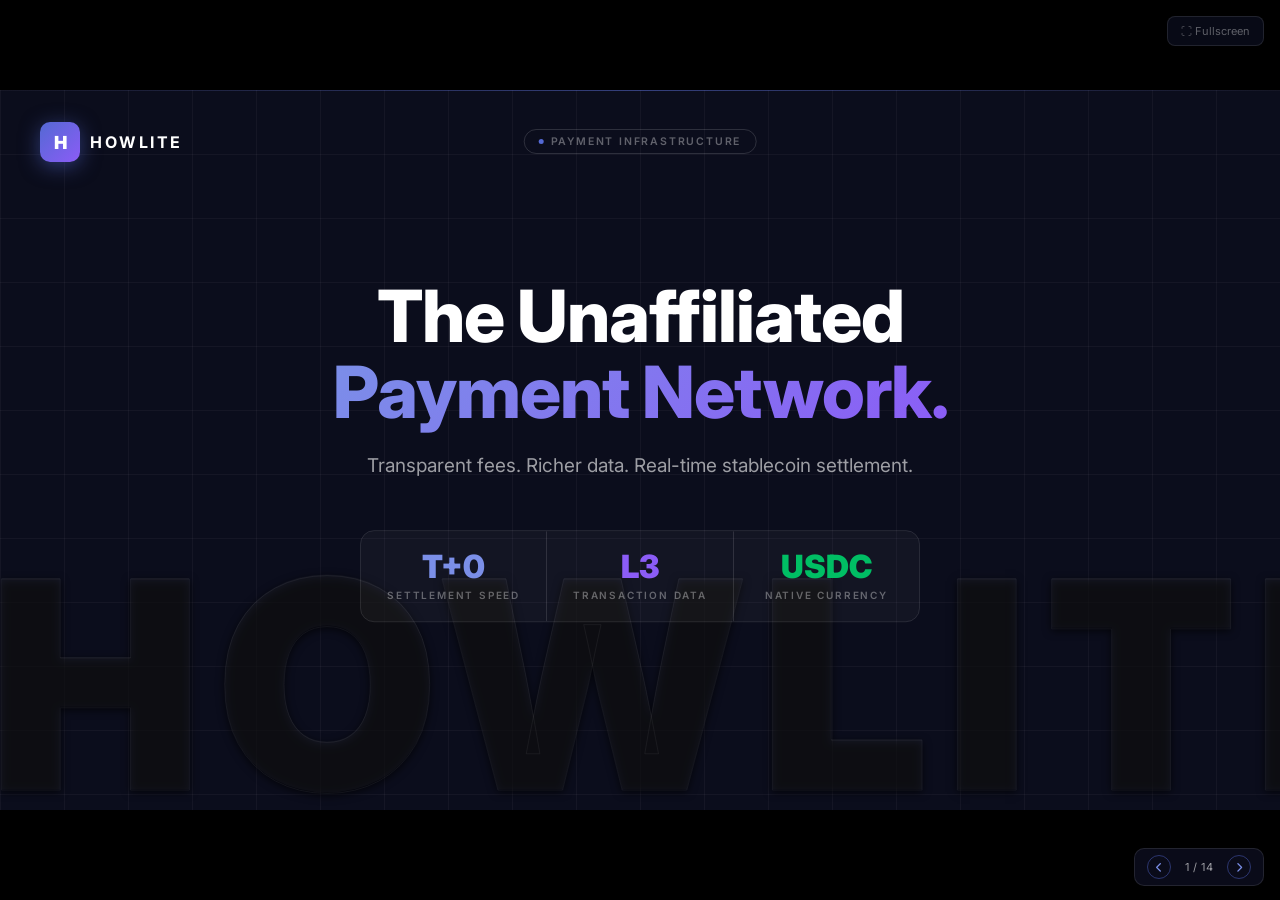
<file: index.html>
<!DOCTYPE html>
<html lang="en">
<head>
<meta charset="UTF-8">
<meta name="viewport" content="width=device-width, initial-scale=1.0">
<title>Howlite — The Unaffiliated Payment Network</title>
<link rel="preconnect" href="https://fonts.googleapis.com">
<link rel="stylesheet" href="https://fonts.googleapis.com/css2?family=Inter:wght@300;400;500;600;700;800;900&display=swap">
<link rel="stylesheet" href="https://cdnjs.cloudflare.com/ajax/libs/font-awesome/6.5.0/css/all.min.css">
<link rel="stylesheet" href="styles.css?v=8547572b">
</head>
<body>


<div id="deck">

<!-- ══════════════════════════════════════════════
     S1 — TITLE HERO
══════════════════════════════════════════════ -->
<div class="slide" id="s1">
  <div class="grid-bg"></div>
  <div class="scan-line"></div>
  <div class="brand-wm s1-wm" style="bottom:-50px;left:-10px">HOWLITE</div>

  <div class="s1-logo a-left" data-delay="0">
    <div class="s1-logo-mark">H</div>
    <div class="s1-logo-text">HOWLITE</div>
  </div>

  <div class="s1-pill a-fade" data-delay="120">
    <div class="pill">
      <div class="pill-dot" style="background:var(--blue)"></div>
      Payment Infrastructure
    </div>
  </div>

  <div class="s1-hero">
    <div class="s1-h1 a-up" data-delay="200">
      The Unaffiliated<br><span>Payment Network.</span>
    </div>
    <div class="s1-sub a-up" data-delay="380">
      Transparent fees. Richer data. Real-time stablecoin settlement.
    </div>
    <div class="s1-stats a-up" data-delay="540">
      <div class="s1-stat">
        <div class="s1-stat-n" style="color:var(--blue-lt)">T+0</div>
        <div class="s1-stat-l">Settlement Speed</div>
      </div>
      <div class="s1-stat">
        <div class="s1-stat-n" style="color:var(--purple)">L3</div>
        <div class="s1-stat-l">Transaction Data</div>
      </div>
      <div class="s1-stat">
        <div class="s1-stat-n" style="color:var(--green)">USDC</div>
        <div class="s1-stat-l">Native Currency</div>
      </div>
    </div>
  </div>
</div>

<!-- ══════════════════════════════════════════════
     S2 — THE OPPORTUNITY
══════════════════════════════════════════════ -->
<div class="slide" id="s2">
  <div class="grid-bg"></div>

  <div class="s2-pill a-fade" data-delay="0">
    <div class="pill"><div class="pill-dot" style="background:var(--blue)"></div>The Opportunity</div>
  </div>
  <div class="s2-headline a-up" data-delay="100">A market that needs a rethink.</div>
  <div class="s2-sub a-up" data-delay="220">Healthcare payments. Broken at every layer.</div>

  <div class="s2-stats">
    <div class="s2-sc a-up" data-delay="180" style="border-top:2px solid var(--blue)">
      <div class="s2-sc-badge cbadge" style="background:rgba(84,105,212,0.12);border:1px solid rgba(84,105,212,0.3);color:var(--blue-lt)">U.S. Healthcare</div>
      <div class="s2-sc-n" style="color:var(--blue-lt)">$5.3T</div>
      <div class="s2-sc-l">Total annual spend</div>
    </div>
    <div class="s2-sc a-up" data-delay="300" style="border-top:2px solid var(--purple)">
      <div class="s2-sc-badge cbadge" style="background:rgba(139,92,246,0.12);border:1px solid rgba(139,92,246,0.3);color:var(--purple)">Where cards live</div>
      <div class="s2-sc-n" style="color:var(--purple)">$550B</div>
      <div class="s2-sc-l">Consumer out-of-pocket</div>
    </div>
    <div class="s2-sc a-up" data-delay="420" style="border-top:2px solid var(--green)">
      <div class="s2-sc-badge cbadge" style="background:rgba(16,185,129,0.12);border:1px solid rgba(16,185,129,0.3);color:var(--green)">Howlite target</div>
      <div class="s2-sc-n" style="color:var(--green)">$350B</div>
      <div class="s2-sc-l">On credit/debit cards</div>
    </div>
    <div class="s2-sc a-up" data-delay="540" style="border-top:2px solid var(--amber)">
      <div class="s2-sc-badge cbadge" style="background:rgba(245,158,11,0.12);border:1px solid rgba(245,158,11,0.3);color:var(--amber)">Key segment</div>
      <div class="s2-sc-n" style="color:var(--amber)">$100B</div>
      <div class="s2-sc-l">HSA/FSA card spend</div>
    </div>
  </div>

  <div class="s2-foot a-up" data-delay="660" style="margin-top:28px;text-align:center;color:var(--text-dim);font-size:13px;letter-spacing:0.04em">
    Any Howlite-enabled card — debit, credit, HSA/FSA. The largest untapped card-optimization market — HDHPs · HSA/FSA · large-ticket procedures &gt; $500.
  </div>
</div>

<!-- ══════════════════════════════════════════════
     S3 — THE PROBLEM
══════════════════════════════════════════════ -->
<div class="slide" id="s3">
  <div class="grid-bg"></div>
  <div class="s3-pill a-fade" data-delay="0">
    <div class="pill"><div class="pill-dot" style="background:var(--red)"></div>The Problem</div>
  </div>
  <div class="s3-headline a-up" data-delay="100">Legacy networks cost everyone.</div>

  <div class="s3-cards">
    <div class="s3-card a-up" data-delay="180" style="border-top:2px solid var(--red)">
      <div class="s3-card-badge cbadge" style="background:rgba(244,63,94,0.12);border:1px solid rgba(244,63,94,0.3);color:var(--red)">&lt; per transaction</div>
      <div class="s3-card-icon" style="color:var(--red)"><i class="fas fa-percent"></i></div>
      <div class="s3-card-big" style="color:var(--red)">3.5%</div>
      <div class="s3-card-title">Interchange Fees</div>
      <div class="s3-card-line"></div>
      <div class="s3-card-desc">Embedded in every transaction. Invisible markup. No one should pay this.</div>
    </div>
    <div class="s3-card a-up" data-delay="300" style="border-top:2px solid var(--amber)">
      <div class="s3-card-badge cbadge" style="background:rgba(245,158,11,0.12);border:1px solid rgba(245,158,11,0.3);color:var(--amber)">IIAS / SIGIS</div>
      <div class="s3-card-icon" style="color:var(--amber)"><i class="fas fa-gear"></i></div>
      <div class="s3-card-big" style="color:var(--amber)">Manual</div>
      <div class="s3-card-title">Compliance Burden</div>
      <div class="s3-card-line"></div>
      <div class="s3-card-desc">Manual review teams drain resources. 80%+ overhead on every claim.</div>
    </div>
    <div class="s3-card a-up" data-delay="420" style="border-top:2px solid var(--purple)">
      <div class="s3-card-badge cbadge" style="background:rgba(139,92,246,0.12);border:1px solid rgba(139,92,246,0.3);color:var(--purple)">T+2 to T+5</div>
      <div class="s3-card-icon" style="color:var(--purple)"><i class="fas fa-hourglass-half"></i></div>
      <div class="s3-card-big" style="color:var(--purple)">5 Days</div>
      <div class="s3-card-title">Settlement Delay</div>
      <div class="s3-card-line"></div>
      <div class="s3-card-desc">Providers wait days for funds. Cash flow suffers. Network wins.</div>
    </div>
    <div class="s3-card a-up" data-delay="540" style="border-top:2px solid #F97316">
      <div class="s3-card-badge cbadge" style="background:rgba(249,115,22,0.12);border:1px solid rgba(249,115,22,0.3);color:#F97316">Upcoding · Dupes</div>
      <div class="s3-card-icon" style="color:#F97316"><i class="fas fa-triangle-exclamation"></i></div>
      <div class="s3-card-big" style="color:#F97316">$Bn</div>
      <div class="s3-card-title">Billing Errors</div>
      <div class="s3-card-line"></div>
      <div class="s3-card-desc">Duplicate claims and upcoding cost the system billions every year.</div>
    </div>
  </div>
</div>

<!-- ══════════════════════════════════════════════
     S4 — HOW IT WORKS  ★ CINEMATIC
══════════════════════════════════════════════ -->
<div class="slide" id="s4">
  <div class="grid-bg"></div>
  <div class="s6-pill a-fade" data-delay="0">
    <div class="pill"><div class="pill-dot" style="background:var(--blue)"></div>The Transaction</div>
  </div>
  <div class="s6-headline a-up" data-delay="80">From swipe to settlement.</div>

  <div class="s6-fork">
    <!-- PAY (shared start) -->
    <div class="s6-start">
      <div class="flow-node s6-pay-node" id="fn1" style="border-top:2px solid var(--blue-lt)">
        <div class="node-num" style="background:rgba(84,105,212,0.2);color:var(--blue-lt)">
          <div class="pulse-ring" style="color:var(--blue-lt)"></div>1
        </div>
        <div class="node-icon" style="color:var(--blue-lt)"><i class="fas fa-credit-card"></i></div>
        <div class="node-label" style="color:var(--blue-lt)">PAY</div>
        <div class="node-desc">Any credit/debit card, swiped at any terminal.</div>
      </div>
    </div>

    <!-- Fork connector -->
    <div class="s6-fork-conn" id="fork-conn">
      <div class="fork-horiz" id="fk-h"></div>
      <div class="fork-vert" id="fk-v"></div>
      <div class="fork-arm fork-arm-top" id="fk-top"></div>
      <div class="fork-arm fork-arm-bot" id="fk-bot"></div>
    </div>

    <!-- Two paths -->
    <div class="s6-paths">

      <!-- HOWLITE PATH -->
      <div class="s6-path s6-path-howlite" id="howlite-path">
        <div class="s6-path-header">
          <div class="s6-path-label s6-label-green"><i class="fas fa-bolt"></i> HOWLITE-ENABLED</div>
          <div class="s6-path-tag s6-tag-green">3 parties &middot; $0.15 flat &middot; real-time data &middot; T+0</div>
        </div>
        <div class="s6-path-track">
          <div class="flow-node s6-node-sm s6-node-green" id="fn-h1" style="border-top:2px solid var(--green)">
            <div class="node-num s6-num-green">2</div>
            <div class="node-icon" style="color:var(--green);font-size:28px"><i class="fas fa-database"></i></div>
            <div class="node-label" style="color:var(--green);font-size:13px">ENRICH</div>
            <div class="node-desc">FHIR data attached. Auto-coded.</div>
          </div>
          <div class="flow-gap s6-gap-sm"><div class="gap-line"><div class="gap-shaft s6-shaft-green" id="gs-h1"></div><div class="gap-beam" style="background:var(--green);box-shadow:0 0 12px var(--green)"></div></div></div>
          <div class="flow-node s6-node-sm s6-node-green" id="fn-h2" style="border-top:2px solid var(--green)">
            <div class="node-num s6-num-green">3</div>
            <div class="node-icon" style="color:var(--green);font-size:28px"><i class="fas fa-brain"></i></div>
            <div class="node-label" style="color:var(--green);font-size:13px">REVIEW</div>
            <div class="node-desc">AI validates. Auto-substantiated.</div>
          </div>
          <div class="flow-gap s6-gap-sm"><div class="gap-line"><div class="gap-shaft s6-shaft-green" id="gs-h2"></div><div class="gap-beam" style="background:var(--green);box-shadow:0 0 12px var(--green)"></div></div></div>
          <div class="flow-node s6-node-sm s6-node-green" id="fn-h3" style="border-top:2px solid var(--green)">
            <div class="node-num s6-num-green">4</div>
            <div class="node-icon" style="color:var(--green);font-size:28px"><i class="fas fa-bolt"></i></div>
            <div class="node-label" style="color:var(--green);font-size:13px">SETTLE</div>
            <div class="node-desc">USDC direct. T+0. Zero float.</div>
          </div>
        </div>
      </div>

      <!-- LEGACY PATH -->
      <div class="s6-path s6-path-legacy" id="legacy-path">
        <div class="s6-path-header">
          <div class="s6-path-label s6-label-red"><i class="fas fa-building-columns"></i> LEGACY RAILS</div>
          <div class="s6-path-tag s6-tag-red">6+ parties &middot; 2-4% fees &middot; no clinical data &middot; T+3 to T+5</div>
        </div>
        <div class="s6-path-track">
          <div class="flow-node s6-node-xs s6-node-red" id="fn-l1" style="border-top:2px solid var(--red)">
            <div class="node-num s6-num-red">2</div>
            <div class="node-icon-sm" style="color:var(--red)"><i class="fas fa-store"></i></div>
            <div class="node-label-sm" style="color:var(--red)">ACQUIRER</div>
            <div class="node-desc-sm">Processor takes cut</div>
          </div>
          <div class="flow-gap s6-gap-xs"><div class="gap-line"><div class="gap-shaft s6-shaft-red" id="gs-l1"></div></div></div>
          <div class="flow-node s6-node-xs s6-node-red" id="fn-l2" style="border-top:2px solid var(--red)">
            <div class="node-num s6-num-red">3</div>
            <div class="node-icon-sm" style="color:var(--red)"><i class="fas fa-network-wired"></i></div>
            <div class="node-label-sm" style="color:var(--red)">NETWORK</div>
            <div class="node-desc-sm">Visa/MC routing fees</div>
          </div>
          <div class="flow-gap s6-gap-xs"><div class="gap-line"><div class="gap-shaft s6-shaft-red" id="gs-l2"></div></div></div>
          <div class="flow-node s6-node-xs s6-node-red" id="fn-l3" style="border-top:2px solid var(--red)">
            <div class="node-num s6-num-red">4</div>
            <div class="node-icon-sm" style="color:var(--red)"><i class="fas fa-building-columns"></i></div>
            <div class="node-label-sm" style="color:var(--red)">ISSUER</div>
            <div class="node-desc-sm">Interchange added</div>
          </div>
          <div class="flow-gap s6-gap-xs"><div class="gap-line"><div class="gap-shaft s6-shaft-red" id="gs-l3"></div></div></div>
          <div class="flow-node s6-node-xs s6-node-red" id="fn-l4" style="border-top:2px solid var(--red)">
            <div class="node-num s6-num-red">5</div>
            <div class="node-icon-sm" style="color:var(--red)"><i class="fas fa-vault"></i></div>
            <div class="node-label-sm" style="color:var(--red)">CUSTODIAN</div>
            <div class="node-desc-sm">Funds held &amp; delayed</div>
          </div>
          <div class="flow-gap s6-gap-xs"><div class="gap-line"><div class="gap-shaft s6-shaft-red" id="gs-l4"></div></div></div>
          <div class="flow-node s6-node-xs s6-node-red" id="fn-l5" style="border-top:2px solid var(--red)">
            <div class="node-num s6-num-red">6</div>
            <div class="node-icon-sm" style="color:var(--red)"><i class="fas fa-file-invoice"></i></div>
            <div class="node-label-sm" style="color:var(--red)">TPA</div>
            <div class="node-desc-sm">Manual claim review</div>
          </div>
          <div class="flow-gap s6-gap-xs"><div class="gap-line"><div class="gap-shaft s6-shaft-red" id="gs-l5"></div></div></div>
          <div class="flow-node s6-node-xs s6-node-red" id="fn-l6" style="border-top:2px solid var(--red)">
            <div class="node-num s6-num-red">7</div>
            <div class="node-icon-sm" style="color:var(--red)"><i class="fas fa-hourglass-half"></i></div>
            <div class="node-label-sm" style="color:var(--red)">SETTLE</div>
            <div class="node-desc-sm">ACH batch. T+3 to T+5</div>
          </div>
        </div>
      </div>

    </div><!-- /paths -->
  </div><!-- /fork -->

  <div class="s6-outcomes" id="s6oc">
    <div class="oc-vs">
      <div class="oc-vs-label">Settlement</div>
      <div class="oc-vs-green"><i class="fas fa-bolt"></i> T+0 same day</div>
      <div class="oc-vs-red">T+3 to T+5 delayed</div>
    </div>
    <div class="oc-vs">
      <div class="oc-vs-label">Cost</div>
      <div class="oc-vs-green"><i class="fas fa-circle-dollar-to-slot"></i> $0.15 flat</div>
      <div class="oc-vs-red">2-4% + markups</div>
    </div>
    <div class="oc-vs">
      <div class="oc-vs-label">Data</div>
      <div class="oc-vs-green"><i class="fas fa-database"></i> Full FHIR clinical</div>
      <div class="oc-vs-red">Zero clinical data</div>
    </div>
    <div class="oc-vs">
      <div class="oc-vs-label">Parties</div>
      <div class="oc-vs-green"><i class="fas fa-check-circle"></i> 3 parties</div>
      <div class="oc-vs-red">6+ intermediaries</div>
    </div>
  </div>
</div>

<!-- ══════════════════════════════════════════════
     S5 — WHAT IS HOWLITE
══════════════════════════════════════════════ -->
<div class="slide" id="s5">
  <div class="grid-bg"></div>
  <div class="brand-wm s4-wm" style="top:-30px;left:-10px;font-size:220px">HOWLITE</div>

  <div class="s4-pill a-fade" data-delay="0">
    <div class="pill"><div class="pill-dot" style="background:var(--green)"></div>The Solution</div>
  </div>
  <div class="s4-headline a-up" data-delay="100">Infrastructure built different.</div>
  <div class="s4-sub a-up" data-delay="200">Works with your existing bank-issued cards. No new hardware.</div>

  <div class="s4-pillars">
    <div class="s4-pillar a-up" data-delay="240" style="border-top-color:var(--blue)">
      <div class="s4-pillar::before" style="background:var(--blue)"></div>
      <div class="s4-pillar-icon a-pop" data-delay="500" style="background:rgba(84,105,212,0.18)">
        <i class="fas fa-network-wired" style="color:var(--blue-lt)"></i>
      </div>
      <div class="cbadge s4-pillar-tag" style="background:rgba(84,105,212,0.12);border:1px solid rgba(84,105,212,0.3);color:var(--blue-lt)">Direct routing</div>
      <div class="s4-pillar-title">Intelligent Routing</div>
      <div class="s4-pillar-sub">Routes any Howlite-enabled card — debit, credit, HSA/FSA — through a smarter layer. Replaces interchange with $0.15 flat.</div>
      <div class="s4-pillar-stats">
        <div class="s4-stat-row"><div class="s4-stat-dot" style="background:var(--blue)"></div><div class="s4-stat-text">Any POS terminal</div></div>
        <div class="s4-stat-row"><div class="s4-stat-dot" style="background:var(--blue)"></div><div class="s4-stat-text">No merchant integration</div></div>
        <div class="s4-stat-row"><div class="s4-stat-dot" style="background:var(--blue)"></div><div class="s4-stat-text">Deploy in weeks</div></div>
      </div>
    </div>
    <div class="s4-pillar a-up" data-delay="380" style="border-top:2px solid var(--purple)">
      <div class="s4-pillar-icon a-pop" data-delay="640" style="background:rgba(139,92,246,0.18)">
        <i class="fas fa-brain" style="color:var(--purple)"></i>
      </div>
      <div class="cbadge s4-pillar-tag" style="background:rgba(139,92,246,0.12);border:1px solid rgba(139,92,246,0.3);color:var(--purple)">FHIR-native</div>
      <div class="s4-pillar-title">AI Enrichment</div>
      <div class="s4-pillar-sub">Every transaction carries structured L3 data, FHIR fields, and full audit trails.</div>
      <div class="s4-pillar-stats">
        <div class="s4-stat-row"><div class="s4-stat-dot" style="background:var(--purple)"></div><div class="s4-stat-text">CPT / ICD auto-coded</div></div>
        <div class="s4-stat-row"><div class="s4-stat-dot" style="background:var(--purple)"></div><div class="s4-stat-text">Real-time compliance</div></div>
        <div class="s4-stat-row"><div class="s4-stat-dot" style="background:var(--purple)"></div><div class="s4-stat-text">80%+ overhead reduction</div></div>
      </div>
    </div>
    <div class="s4-pillar a-up" data-delay="520" style="border-top:2px solid var(--green)">
      <div class="s4-pillar-icon a-pop" data-delay="780" style="background:rgba(0,190,100,0.18)">
        <i class="fas fa-bolt" style="color:var(--green)"></i>
      </div>
      <div class="cbadge s4-pillar-tag" style="background:rgba(0,190,100,0.12);border:1px solid rgba(0,190,100,0.3);color:var(--green)">T+0 · Zero float</div>
      <div class="s4-pillar-title">Real-Time Settlement</div>
      <div class="s4-pillar-sub">USDC directly to the provider's EVM wallet at transaction time. No T+2 float.</div>
      <div class="s4-pillar-stats">
        <div class="s4-stat-row"><div class="s4-stat-dot" style="background:var(--green)"></div><div class="s4-stat-text">Hedera Hashgraph</div></div>
        <div class="s4-stat-row"><div class="s4-stat-dot" style="background:var(--green)"></div><div class="s4-stat-text">No wire fees</div></div>
        <div class="s4-stat-row"><div class="s4-stat-dot" style="background:var(--green)"></div><div class="s4-stat-text">Same-day, every time</div></div>
      </div>
    </div>
  </div>
</div>

<!-- ══════════════════════════════════════════════
     S6 — VALUE PROPOSITION
══════════════════════════════════════════════ -->
<div class="slide" id="s6">
  <div class="grid-bg"></div>
  <div class="s5-pill a-fade" data-delay="0">
    <div class="pill"><div class="pill-dot" style="background:var(--blue)"></div>What You Gain</div>
  </div>
  <div class="s5-headline a-up" data-delay="100">The numbers speak.</div>

  <div class="s5-grid">
    <div class="s5-cell a-left" data-delay="200">
      <div class="s5-num glow-loop" style="color:var(--blue-lt)">60%</div>
      <div class="s5-right">
        <div class="s5-label">Lower Processing Cost</div>
        <div class="s5-desc">vs. legacy card networks</div>
        <div class="cbadge s5-badge" style="background:rgba(84,105,212,0.12);border:1px solid rgba(84,105,212,0.3);color:var(--blue-lt)">$0.15 flat vs. 2.5–3.5%</div>
      </div>
    </div>
    <div class="s5-cell a-right" data-delay="320">
      <div class="s5-num glow-loop" style="color:var(--purple)">L3</div>
      <div class="s5-right">
        <div class="s5-label">FHIR Healthcare Data</div>
        <div class="s5-desc">Every transaction. Full audit trail.</div>
        <div class="cbadge s5-badge" style="background:rgba(139,92,246,0.12);border:1px solid rgba(139,92,246,0.3);color:var(--purple)">Full L3 + FHIR fields</div>
      </div>
    </div>
    <div class="s5-cell a-left" data-delay="440">
      <div class="s5-num glow-loop" style="color:var(--green)">T+0</div>
      <div class="s5-right">
        <div class="s5-label">Real-Time Settlement</div>
        <div class="s5-desc">USDC direct to EVM wallet</div>
        <div class="cbadge s5-badge" style="background:rgba(0,190,100,0.12);border:1px solid rgba(0,190,100,0.3);color:var(--green)">T+0 · Zero float</div>
      </div>
    </div>
    <div class="s5-cell a-right" data-delay="560">
      <div class="s5-num glow-loop" style="color:var(--amber)">100%</div>
      <div class="s5-right">
        <div class="s5-label">Automated Compliance</div>
        <div class="s5-desc">Zero manual overhead</div>
        <div class="cbadge s5-badge" style="background:rgba(245,158,11,0.12);border:1px solid rgba(245,158,11,0.3);color:var(--amber)">Full audit trail</div>
      </div>
    </div>
  </div>
</div>

<!-- ══════════════════════════════════════════════
     S7 — AI INTELLIGENCE
══════════════════════════════════════════════ -->
<div class="slide" id="s7">
  <div class="grid-bg"></div>
  <div class="s7-pill a-fade" data-delay="0">
    <div class="pill"><div class="pill-dot" style="background:var(--purple)"></div>AI Layer</div>
  </div>
  <div class="s7-headline a-up" data-delay="80">Every dollar explained.</div>

  <div class="s7-terminal a-left" data-delay="200">
    <div class="s7-term-bar">
      <div class="t-dot" style="background:#F43F5E"></div>
      <div class="t-dot" style="background:#F59E0B"></div>
      <div class="t-dot" style="background:#00BE64"></div>
      <div class="t-title">howlite.tx · VERIFIED</div>
    </div>
    <div class="s7-term-body">
      <div class="t-row"><span class="t-key">patient</span><span class="t-val">Dr. Smith · Office Visit</span></div>
      <div class="t-row"><span class="t-key">amount</span><span class="t-val hl">$150.00 USDC</span></div>
      <div class="t-row"><span class="t-key">MCC</span><span class="t-val">8011 — Physicians</span></div>
      <div class="t-row"><span class="t-key">CPT codes</span><span class="t-val">99213, 93000</span></div>
      <div class="t-row"><span class="t-key">FHIR fields</span><span class="t-val hl">L3 · Full IIAS</span></div>
      <div class="t-row"><span class="t-key">IIAS status</span><span class="t-val ok">VERIFIED ✓</span></div>
      <div class="t-row"><span class="t-key">fraud score</span><span class="t-val ok">0.02 · Low risk</span></div>
      <div class="t-row"><span class="t-key">howlite fee</span><span class="t-val hl">$0.15 flat</span></div>
      <div class="t-row"><span class="t-key">settlement</span><span class="t-val ok">T+0 · USDC</span></div>
    </div>
    <div class="s7-term-foot">
      <div class="foot-dot"></div>
      <div class="foot-label">APPROVED</div>
      <div class="foot-sub">Hedera · block #8,241,990</div>
    </div>
  </div>

  <div class="s7-features">
    <div class="s7-feat a-right" data-delay="280">
      <div class="s7-feat-accent" style="background:var(--blue-lt)"></div>
      <div class="s7-feat-ico" style="color:var(--blue-lt)"><i class="fas fa-circle-check"></i></div>
      <div class="s7-feat-body">
        <div class="s7-feat-title">Real-Time CPT Review</div>
        <div class="s7-feat-text">Validates billing codes at transaction time — before approval</div>
      </div>
      <div class="s7-feat-badge cbadge" style="background:rgba(84,105,212,0.12);border:1px solid rgba(84,105,212,0.3);color:var(--blue-lt)">Auto</div>
    </div>
    <div class="s7-feat a-right" data-delay="420">
      <div class="s7-feat-accent" style="background:var(--amber)"></div>
      <div class="s7-feat-ico" style="color:var(--amber)"><i class="fas fa-copy"></i></div>
      <div class="s7-feat-body">
        <div class="s7-feat-title">Duplicate Detection</div>
        <div class="s7-feat-text">AI flags duplicate billing and upcoding in real time</div>
      </div>
      <div class="s7-feat-badge cbadge" style="background:rgba(245,158,11,0.12);border:1px solid rgba(245,158,11,0.3);color:var(--amber)">AI</div>
    </div>
    <div class="s7-feat a-right" data-delay="560">
      <div class="s7-feat-accent" style="background:var(--green)"></div>
      <div class="s7-feat-ico" style="color:var(--green)"><i class="fas fa-shield-halved"></i></div>
      <div class="s7-feat-body">
        <div class="s7-feat-title">Dispute Reduction</div>
        <div class="s7-feat-text">Pre-validated data means fewer chargebacks</div>
      </div>
      <div class="s7-feat-badge cbadge" style="background:rgba(0,190,100,0.12);border:1px solid rgba(0,190,100,0.3);color:var(--green)">-90%</div>
    </div>
    <div class="s7-feat a-right" data-delay="700">
      <div class="s7-feat-accent" style="background:var(--purple)"></div>
      <div class="s7-feat-ico" style="color:var(--purple)"><i class="fas fa-file-lines"></i></div>
      <div class="s7-feat-body">
        <div class="s7-feat-title">Auto Compliance Filing</div>
        <div class="s7-feat-text">Clean records, filed automatically — zero manual overhead</div>
      </div>
      <div class="s7-feat-badge cbadge" style="background:rgba(139,92,246,0.12);border:1px solid rgba(139,92,246,0.3);color:var(--purple)">100%</div>
    </div>
  </div>
</div>

<!-- ══════════════════════════════════════════════
     S8 — INFRASTRUCTURE
══════════════════════════════════════════════ -->
<div class="slide" id="s8">
  <div class="grid-bg"></div>
  <div class="brand-wm s8-wm" style="bottom:-60px;right:-10px;font-size:200px">HEDERA</div>

  <div class="s8-pill a-fade" data-delay="0">
    <div class="pill"><div class="pill-dot" style="background:var(--green)"></div>The Network</div>
  </div>
  <div class="s8-headline a-up" data-delay="80">Settlement at network speed.</div>

  <div class="s8-left a-left" data-delay="200">
    <div class="s8-logo">Hedera<br>Hashgraph</div>
    <div class="s8-logo-sub">Distributed Ledger</div>
    <div class="s8-desc">Enterprise-grade DLT. Fast, fair, secure. aBFT consensus. Finality in 3–5 seconds.</div>
    <div class="s8-members-label">Governing Council</div>
    <div class="s8-members">
      <span class="s8-chip">Google</span><span class="s8-chip">IBM</span>
      <span class="s8-chip">Boeing</span><span class="s8-chip">LG</span>
      <span class="s8-chip">Dell</span><span class="s8-chip">Deutsche Telekom</span>
      <span class="s8-chip">ServiceNow</span><span class="s8-chip">Ubisoft</span>
    </div>
    <div class="s8-bottom-tag">Finality 3–5s · aBFT · Carbon-negative</div>
  </div>

  <div class="s8-stats">
    <div class="s8-sc a-right" data-delay="280">
      <div class="s8-sc-accent" style="background:var(--blue-lt)"></div>
      <div class="s8-sc-ico" style="color:var(--blue-lt)"><i class="fas fa-bolt"></i></div>
      <div class="s8-sc-n" style="color:var(--blue-lt)">10K+</div>
      <div class="s8-sc-body">
        <div class="s8-sc-label">Transactions Per Second</div>
        <div class="s8-sc-sub">Enterprise-grade throughput</div>
      </div>
      <div class="cbadge s8-sc-badge" style="background:rgba(84,105,212,0.12);border:1px solid rgba(84,105,212,0.3);color:var(--blue-lt)">TPS</div>
    </div>
    <div class="s8-sc a-right" data-delay="420">
      <div class="s8-sc-accent" style="background:var(--green)"></div>
      <div class="s8-sc-ico" style="color:var(--green)"><i class="fas fa-dollar-sign"></i></div>
      <div class="s8-sc-n" style="color:var(--green)">$0.001</div>
      <div class="s8-sc-body">
        <div class="s8-sc-label">Settlement Cost</div>
        <div class="s8-sc-sub">vs. $0.02–$0.30 legacy</div>
      </div>
      <div class="cbadge s8-sc-badge" style="background:rgba(0,190,100,0.12);border:1px solid rgba(0,190,100,0.3);color:var(--green)">99% cheaper</div>
    </div>
    <div class="s8-sc a-right" data-delay="560">
      <div class="s8-sc-accent" style="background:var(--purple)"></div>
      <div class="s8-sc-ico" style="color:var(--purple)"><i class="fas fa-right-left"></i></div>
      <div class="s8-sc-n" style="color:var(--purple)">24/7</div>
      <div class="s8-sc-body">
        <div class="s8-sc-label">Real-Time Settlement</div>
        <div class="s8-sc-sub">No batch windows. No float.</div>
      </div>
      <div class="cbadge s8-sc-badge" style="background:rgba(139,92,246,0.12);border:1px solid rgba(139,92,246,0.3);color:var(--purple)">Always on</div>
    </div>
  </div>
</div>

<!-- ══════════════════════════════════════════════
     S9 — MARKET IMPACT
══════════════════════════════════════════════ -->
<div class="slide" id="s9">
  <div class="grid-bg"></div>
  <div class="s9-pill a-fade" data-delay="0">
    <div class="pill"><div class="pill-dot" style="background:var(--amber)"></div>The Impact</div>
  </div>
  <div class="s9-headline a-up" data-delay="80">What changes when Howlite runs.</div>

  <div class="s9-cards">
    <div class="s9-card a-up" data-delay="180" style="border-top:2px solid var(--red)">
      <div class="s9-card-ico" style="color:var(--red)"><i class="fas fa-fire-flame-curved"></i></div>
      <div class="s9-card-n" style="color:var(--red)">$50B</div>
      <div class="s9-card-label">Friction Eliminated</div>
      <div class="s9-card-sub">Annual cost of legacy healthcare payment overhead</div>
    </div>
    <div class="s9-card a-up" data-delay="300" style="border-top:2px solid var(--blue-lt)">
      <div class="s9-card-ico" style="color:var(--blue-lt)"><i class="fas fa-shield-halved"></i></div>
      <div class="s9-card-n" style="color:var(--blue-lt)">80%+</div>
      <div class="s9-card-label">Compliance Savings</div>
      <div class="s9-card-sub">Manual overhead automated away</div>
    </div>
    <div class="s9-card a-up" data-delay="420" style="border-top:2px solid var(--green)">
      <div class="s9-card-ico" style="color:var(--green)"><i class="fas fa-bolt"></i></div>
      <div class="s9-card-n" style="color:var(--green)">T+0</div>
      <div class="s9-card-label">Provider Cash Flow</div>
      <div class="s9-card-sub">Instant vs. 2–5 business days</div>
    </div>
    <div class="s9-card a-up" data-delay="540" style="border-top:2px solid var(--purple)">
      <div class="s9-card-ico" style="color:var(--purple)"><i class="fas fa-eye"></i></div>
      <div class="s9-card-n" style="color:var(--purple)">100%</div>
      <div class="s9-card-label">Transaction Visibility</div>
      <div class="s9-card-sub">Every dollar, explained and auditable</div>
    </div>
  </div>
</div>

<!-- ══════════════════════════════════════════════
     S10 — REGULATORY TAILWINDS
══════════════════════════════════════════════ -->
<div class="slide" id="s-reg">
  <div class="grid-bg"></div>
  <div class="brand-wm" style="bottom:-50px;right:-10px;font-size:200px">REGULATION</div>

  <div class="sr-pill a-fade" data-delay="0">
    <div class="pill"><div class="pill-dot" style="background:var(--amber)"></div>Regulatory Tailwinds</div>
  </div>
  <div class="sr-headline a-up" data-delay="100">The law is on our side.</div>
  <div class="sr-sub a-up" data-delay="200">Federal legislation is actively creating the framework Howlite was built for.</div>

  <div class="sr-cards">
    <div class="sr-card a-up" data-delay="280" style="border-top:2px solid var(--green)">
      <div class="sr-card-status">
        <div class="cbadge" style="background:rgba(0,190,100,0.12);border:1px solid rgba(0,190,100,0.3);color:var(--green)"><i class="fas fa-circle-check"></i>&nbsp; Active Law</div>
      </div>
      <div class="sr-card-icon" style="color:var(--green)"><i class="fas fa-gavel"></i></div>
      <div class="sr-card-title">Durbin Amendment</div>
      <div class="sr-card-line"></div>
      <div class="sr-card-desc">Requires banks with <strong style="color:var(--green)">$10B+ in assets</strong> to enable multiple debit routing networks.</div>
      <div class="sr-card-relevance">
        <div class="sr-rel-label" style="color:var(--green)"><i class="fas fa-bolt"></i>&nbsp; Howlite Impact</div>
        <div class="sr-rel-text">Establishes the regulatory framework that makes Howlite routing a <strong style="color:var(--white)">legally mandated choice</strong> — not a workaround.</div>
      </div>
    </div>

    <div class="sr-card a-up" data-delay="440" style="border-top:2px solid var(--blue-lt)">
      <div class="sr-card-status">
        <div class="cbadge" style="background:rgba(84,105,212,0.12);border:1px solid rgba(84,105,212,0.3);color:var(--blue-lt)"><i class="fas fa-clock"></i>&nbsp; Pending · Bipartisan</div>
      </div>
      <div class="sr-card-icon" style="color:var(--blue-lt)"><i class="fas fa-credit-card"></i></div>
      <div class="sr-card-title">Credit Card Competition Act</div>
      <div class="sr-card-line"></div>
      <div class="sr-card-desc">Extends <strong style="color:var(--blue-lt)">Durbin-like routing requirements</strong> to credit cards with bipartisan support.</div>
      <div class="sr-card-relevance">
        <div class="sr-rel-label" style="color:var(--blue-lt)"><i class="fas fa-chart-line"></i>&nbsp; TAM Expansion</div>
        <div class="sr-rel-text">Signals <strong style="color:var(--white)">significant market expansion</strong> beyond debit into credit card routing territory.</div>
      </div>
    </div>

    <div class="sr-card a-up" data-delay="600" style="border-top:2px solid var(--purple)">
      <div class="sr-card-status">
        <div class="cbadge" style="background:rgba(139,92,246,0.12);border:1px solid rgba(139,92,246,0.3);color:var(--purple)"><i class="fas fa-circle-check"></i>&nbsp; Signed into Law · 2025</div>
      </div>
      <div class="sr-card-icon" style="color:var(--purple)"><i class="fas fa-coins"></i></div>
      <div class="sr-card-title">GENIUS Act</div>
      <div class="sr-card-line"></div>
      <div class="sr-card-desc">Federal regulatory framework for <strong style="color:var(--purple)">payment stablecoins</strong> like USDC. 1:1 reserve backing required.</div>
      <div class="sr-card-relevance">
        <div class="sr-rel-label" style="color:var(--purple)"><i class="fas fa-shield-halved"></i>&nbsp; Settlement Clarity</div>
        <div class="sr-rel-text">Legitimizes Howlite's <strong style="color:var(--white)">T+0 USDC settlement</strong> layer with full regulatory clarity and consumer protection.</div>
      </div>
    </div>
  </div>
</div>

<!-- ══════════════════════════════════════════════
     S10b — BENEFITS (Provider & Issuer)
══════════════════════════════════════════════ -->
<div class="slide" id="s-benefits">
  <div class="grid-bg"></div>
  <div class="brand-wm" style="bottom:-50px;right:-10px;font-size:200px">BENEFITS</div>

  <div class="sb-pill a-fade" data-delay="0">
    <div class="pill"><div class="pill-dot" style="background:var(--green)"></div>Why Howlite</div>
  </div>
  <div class="sb-headline a-up" data-delay="100">Benefits that matter to both sides.</div>
  <div class="sb-sub a-up" data-delay="200">Howlite delivers measurable value for healthcare providers and card issuers alike.</div>

  <div class="sb-cols">
    <!-- Healthcare Provider Column -->
    <div class="sb-col a-up" data-delay="280" style="border-top:3px solid var(--green)">
      <div class="sb-col-header">
        <div class="sb-col-icon" style="background:rgba(0,190,100,0.12);color:var(--green)"><i class="fas fa-hospital"></i></div>
        <div>
          <div class="sb-col-title">Healthcare Providers</div>
          <div class="sb-col-sub" style="color:var(--green)">Clinics · Hospitals · Health Systems</div>
        </div>
      </div>
      <div class="sb-divider"></div>
      <div class="sb-bullets">
        <div class="sb-bul"><div class="sb-ico" style="color:var(--green)"><i class="fas fa-bolt"></i></div><div><div class="sb-bul-title">T+0 Same-Day Settlement</div><div class="sb-bul-desc">Eliminate multi-day float; funds arrive the same day the patient pays</div></div></div>
        <div class="sb-bul"><div class="sb-ico" style="color:var(--green)"><i class="fas fa-file-invoice-dollar"></i></div><div><div class="sb-bul-title">60% Lower Processing Costs</div><div class="sb-bul-desc">Transparent, flat-rate fees replace opaque interchange markups</div></div></div>
        <div class="sb-bul"><div class="sb-ico" style="color:var(--green)"><i class="fas fa-check-double"></i></div><div><div class="sb-bul-title">Auto-Substantiation</div><div class="sb-bul-desc">L3 data + FHIR codes validate HSA/FSA eligibility at the point of sale</div></div></div>
        <div class="sb-bul"><div class="sb-ico" style="color:var(--green)"><i class="fas fa-shield-halved"></i></div><div><div class="sb-bul-title">Reduced Chargebacks & Disputes</div><div class="sb-bul-desc">Richer transaction data means fewer mis-coded claims and denied payments</div></div></div>
        <div class="sb-bul"><div class="sb-ico" style="color:var(--green)"><i class="fas fa-chart-simple"></i></div><div><div class="sb-bul-title">Real-Time Revenue Visibility</div><div class="sb-bul-desc">Dashboard-level insight into payment status, reconciliation, and cash flow</div></div></div>
      </div>
    </div>

    <!-- Issuer Column -->
    <div class="sb-col a-up" data-delay="440" style="border-top:3px solid var(--blue-lt)">
      <div class="sb-col-header">
        <div class="sb-col-icon" style="background:rgba(84,105,212,0.12);color:var(--blue-lt)"><i class="fas fa-university"></i></div>
        <div>
          <div class="sb-col-title">Card Issuers</div>
          <div class="sb-col-sub" style="color:var(--blue-lt)">Banks · Credit Unions · HSA Custodians</div>
        </div>
      </div>
      <div class="sb-divider"></div>
      <div class="sb-bullets">
        <div class="sb-bul"><div class="sb-ico" style="color:var(--blue-lt)"><i class="fas fa-route"></i></div><div><div class="sb-bul-title">New Routing Revenue on Every Enabled Card</div><div class="sb-bul-desc">Capture interchange delta on any Howlite-enabled card — debit, credit, HSA/FSA</div></div></div>
        <div class="sb-bul"><div class="sb-ico" style="color:var(--blue-lt)"><i class="fas fa-clipboard-check"></i></div><div><div class="sb-bul-title">80%+ Compliance Burden Reduction</div><div class="sb-bul-desc">Automated IRS substantiation eliminates manual review of HSA/FSA transactions</div></div></div>
        <div class="sb-bul"><div class="sb-ico" style="color:var(--blue-lt)"><i class="fas fa-user-shield"></i></div><div><div class="sb-bul-title">AI-Powered Fraud Prevention</div><div class="sb-bul-desc">Real-time transaction scoring reduces fraud losses before settlement</div></div></div>
        <div class="sb-bul"><div class="sb-ico" style="color:var(--blue-lt)"><i class="fas fa-scale-balanced"></i></div><div><div class="sb-bul-title">Durbin Compliance Ready</div><div class="sb-bul-desc">Meet multi-network routing mandates with a purpose-built alternative rail</div></div></div>
        <div class="sb-bul"><div class="sb-ico" style="color:var(--blue-lt)"><i class="fas fa-coins"></i></div><div><div class="sb-bul-title">Yield-Bearing Settlement</div><div class="sb-bul-desc">hUSD stablecoin model enables continuous Treasury-backed yield for every day funds circulate — replacing one-time interchange with ongoing revenue</div></div></div>
      </div>
    </div>
  </div>
</div>

<!-- ══════════════════════════════════════════════
     S11 — LEADERSHIP
══════════════════════════════════════════════ -->
<div class="slide" id="s10">
  <div class="grid-bg"></div>
  <div class="s10-pill a-fade" data-delay="0">
    <div class="pill"><div class="pill-dot" style="background:var(--blue)"></div>The Team</div>
  </div>
  <div class="s10-headline a-up" data-delay="80">Built by people who've done it before.</div>

  <div class="s10-cards">
    <div class="s10-card a-up" data-delay="180" style="border-top:2px solid var(--blue-lt)">
      <img class="s10-av a-pop" data-delay="420" src="img/tim.jpg" alt="Tim Sherwin" style="border:2px solid rgba(84,105,212,0.5)">
      <div class="s10-name">Tim Sherwin</div>
      <div class="s10-role" style="color:var(--blue-lt)">CEO / Co-Founder</div>
      <div class="s10-div"></div>
      <div class="s10-bio">Founded CardinalCommerce — acquired by Visa. 20+ years in card-network infrastructure and payment authentication.</div>
    </div>
    <div class="s10-card a-up" data-delay="300" style="border-top:2px solid var(--purple)">
      <img class="s10-av a-pop" data-delay="540" src="img/chandra.jpg" alt="Chandra B." style="border:2px solid rgba(139,92,246,0.5)">
      <div class="s10-name">Chandra B.</div>
      <div class="s10-role" style="color:var(--purple)">CTO / Co-Founder</div>
      <div class="s10-div"></div>
      <div class="s10-bio">Co-founded CardinalCommerce. 20+ years fintech experience. Blockchain and distributed systems engineer. Architect of the Hedera integration and real-time FHIR compliance engine.</div>
    </div>
    <div class="s10-card a-up" data-delay="420" style="border-top:2px solid var(--green)">
      <img class="s10-av a-pop" data-delay="660" src="img/steve.jpg" alt="Steve Rosen" style="border:2px solid rgba(0,190,100,0.5)">
      <div class="s10-name">Steve Rosen</div>
      <div class="s10-role" style="color:var(--green)">Co-Founder</div>
      <div class="s10-div"></div>
      <div class="s10-bio">Founded Resilience Capital. Serial fintech entrepreneur with deep expertise in strategic partnerships and scaling.</div>
    </div>
    <div class="s10-card a-up" data-delay="540" style="border-top:2px solid var(--amber)">
      <div class="s10-av a-pop" data-delay="780" style="background:rgba(245,158,11,0.2);border:1px solid rgba(245,158,11,0.4);color:var(--amber)">OS</div>
      <div class="s10-name">Oliver Sherwin</div>
      <div class="s10-role" style="color:var(--amber)">Head of Operations</div>
      <div class="s10-div"></div>
      <div class="s10-bio">Manages partner onboarding, product cadence and operations. Background in fintech operations at scale.</div>
    </div>
  </div>
  <div class="s10-tag a-fade" data-delay="900">
    Proven exit: CardinalCommerce — acquired by Visa
  </div>
</div>

<!-- ══════════════════════════════════════════════
     S11 — PARTNERSHIPS
══════════════════════════════════════════════ -->
<div class="slide" id="s11">
  <div class="grid-bg"></div>
  <div class="s11-pill a-fade" data-delay="0">
    <div class="pill"><div class="pill-dot" style="background:var(--green)"></div>Join The Network</div>
  </div>
  <div class="s11-headline a-up" data-delay="80">The network gets better with you in it.</div>

  <div class="s11-cards">
    <div class="s11-card a-up" data-delay="200" style="border-top:2px solid var(--blue-lt)">
      <div class="s11-card-ico" style="color:var(--blue-lt)"><i class="fas fa-university"></i></div>
      <div class="cbadge s11-card-badge" style="background:rgba(84,105,212,0.12);border:1px solid rgba(84,105,212,0.3);color:var(--blue-lt)">Issuer Partners</div>
      <div class="s11-card-title">Banks & Credit Unions</div>
      <div class="s11-card-sub">Any card you issue — HSA/FSA, debit, credit. New revenue. Better compliance.</div>
      <div class="s11-divider"></div>
      <div class="s11-bullets">
        <div class="s11-bul"><div class="s11-bdot" style="background:var(--blue-lt)"></div><div class="s11-btext">80%+ compliance reduction</div></div>
        <div class="s11-bul"><div class="s11-bdot" style="background:var(--blue-lt)"></div><div class="s11-btext">Real-time fraud prevention</div></div>
        <div class="s11-bul"><div class="s11-bdot" style="background:var(--blue-lt)"></div><div class="s11-btext">New routing revenue on every enabled card</div></div>
      </div>
    </div>
    <div class="s11-card a-up" data-delay="320" style="border-top:2px solid var(--red)">
      <div class="s11-card-ico" style="color:var(--red)"><i class="fas fa-hospital"></i></div>
      <div class="cbadge s11-card-badge" style="background:rgba(244,63,94,0.12);border:1px solid rgba(244,63,94,0.3);color:var(--red)">Providers</div>
      <div class="s11-card-title">Healthcare Systems</div>
      <div class="s11-card-sub">Same-day settlement. No float. No claim delays.</div>
      <div class="s11-divider"></div>
      <div class="s11-bullets">
        <div class="s11-bul"><div class="s11-bdot" style="background:var(--red)"></div><div class="s11-btext">T+0 settlement</div></div>
        <div class="s11-bul"><div class="s11-bdot" style="background:var(--red)"></div><div class="s11-btext">Auto-substantiation</div></div>
        <div class="s11-bul"><div class="s11-bdot" style="background:var(--red)"></div><div class="s11-btext">60% lower processing cost</div></div>
      </div>
    </div>
    <div class="s11-card a-up" data-delay="440" style="border-top:2px solid var(--amber)">
      <div class="s11-card-ico" style="color:var(--amber)"><i class="fas fa-chart-line"></i></div>
      <div class="cbadge s11-card-badge" style="background:rgba(245,158,11,0.12);border:1px solid rgba(245,158,11,0.3);color:var(--amber)">Revenue Share</div>
      <div class="s11-card-title">Strategic Partners</div>
      <div class="s11-card-sub">Earn on every transaction routed through Howlite.</div>
      <div class="s11-divider"></div>
      <div class="s11-bullets">
        <div class="s11-bul"><div class="s11-bdot" style="background:var(--amber)"></div><div class="s11-btext">Per-transaction revenue</div></div>
        <div class="s11-bul"><div class="s11-bdot" style="background:var(--amber)"></div><div class="s11-btext">Interchange delta capture</div></div>
        <div class="s11-bul"><div class="s11-bdot" style="background:var(--amber)"></div><div class="s11-btext">Early-mover equity option</div></div>
      </div>
    </div>
    <div class="s11-card a-up" data-delay="560" style="border-top:2px solid var(--purple)">
      <div class="s11-card-ico" style="color:var(--purple)"><i class="fas fa-network-wired"></i></div>
      <div class="cbadge s11-card-badge" style="background:rgba(139,92,246,0.12);border:1px solid rgba(139,92,246,0.3);color:var(--purple)">Tech Partners</div>
      <div class="s11-card-title">Infrastructure</div>
      <div class="s11-card-sub">Hedera integration. USDC bridge. EVM-native.</div>
      <div class="s11-divider"></div>
      <div class="s11-bullets">
        <div class="s11-bul"><div class="s11-bdot" style="background:var(--purple)"></div><div class="s11-btext">Hedera settlement layer</div></div>
        <div class="s11-bul"><div class="s11-bdot" style="background:var(--purple)"></div><div class="s11-btext">USDC fiat bridge</div></div>
        <div class="s11-bul"><div class="s11-bdot" style="background:var(--purple)"></div><div class="s11-btext">Deploy in weeks</div></div>
      </div>
    </div>
  </div>
</div>

<!-- ══════════════════════════════════════════════
     S12 — CLOSING
══════════════════════════════════════════════ -->
<div class="slide" id="s12">
  <div class="grid-bg"></div>
  <div class="scan-line"></div>
  <div class="brand-wm s12-wm" style="bottom:-40px;left:-10px">HOWLITE</div>

  <div class="s12-logo a-left" data-delay="0">
    <div class="s1-logo-mark" style="width:40px;height:40px;border-radius:10px;background:linear-gradient(135deg,var(--blue),var(--purple));display:flex;align-items:center;justify-content:center;font-size:18px;font-weight:900;color:#fff;box-shadow:0 4px 20px rgba(84,105,212,.5)">H</div>
    <div class="s1-logo-text" style="font-size:16px;font-weight:700;color:var(--white);letter-spacing:2.5px">HOWLITE</div>
  </div>

  <div class="s12-pill a-fade" data-delay="120">
    <div class="pill"><div class="pill-dot" style="background:var(--green)"></div>Get Started</div>
  </div>

  <div class="s12-center">
    <div class="s12-h1 a-up" data-delay="200">
      Ready to route smarter,<br><span>settle faster?</span>
    </div>
    <div class="s12-hline h-line a-fade on" data-delay="0"></div>
    <div class="s12-3cols a-up" data-delay="500">
      <div class="s12-col">
        <div class="s12-col-n" style="color:var(--blue-lt)">T+0</div>
        <div class="s12-col-l">Settlement</div>
      </div>
      <div class="s12-col">
        <div class="s12-col-n" style="color:var(--purple)">L3</div>
        <div class="s12-col-l">Transaction Data</div>
      </div>
      <div class="s12-col">
        <div class="s12-col-n" style="color:var(--green)">USDC</div>
        <div class="s12-col-l">Native Currency</div>
      </div>
    </div>
    <a class="s12-cta a-up" data-delay="700" href="https://portal.howlitecorp.com/contact" target="_blank" style="text-decoration:none;color:inherit">
      <i class="fas fa-arrow-right"></i>
      Join the network built for transparency
    </a>
  </div>
</div>

</div><!-- /deck -->

<!-- NAV -->
<div id="nav">
  <button class="nbtn" id="pb"><i class="fas fa-chevron-left"></i></button>
  <span id="sctr">1 / 14</span>
  <button class="nbtn" id="nb"><i class="fas fa-chevron-right"></i></button>
</div>
<div id="fsb" onclick="toggleFS()">⛶ Fullscreen</div>

<script src="main.js?v=8547572b"></script>
</body>
</html>
</file>
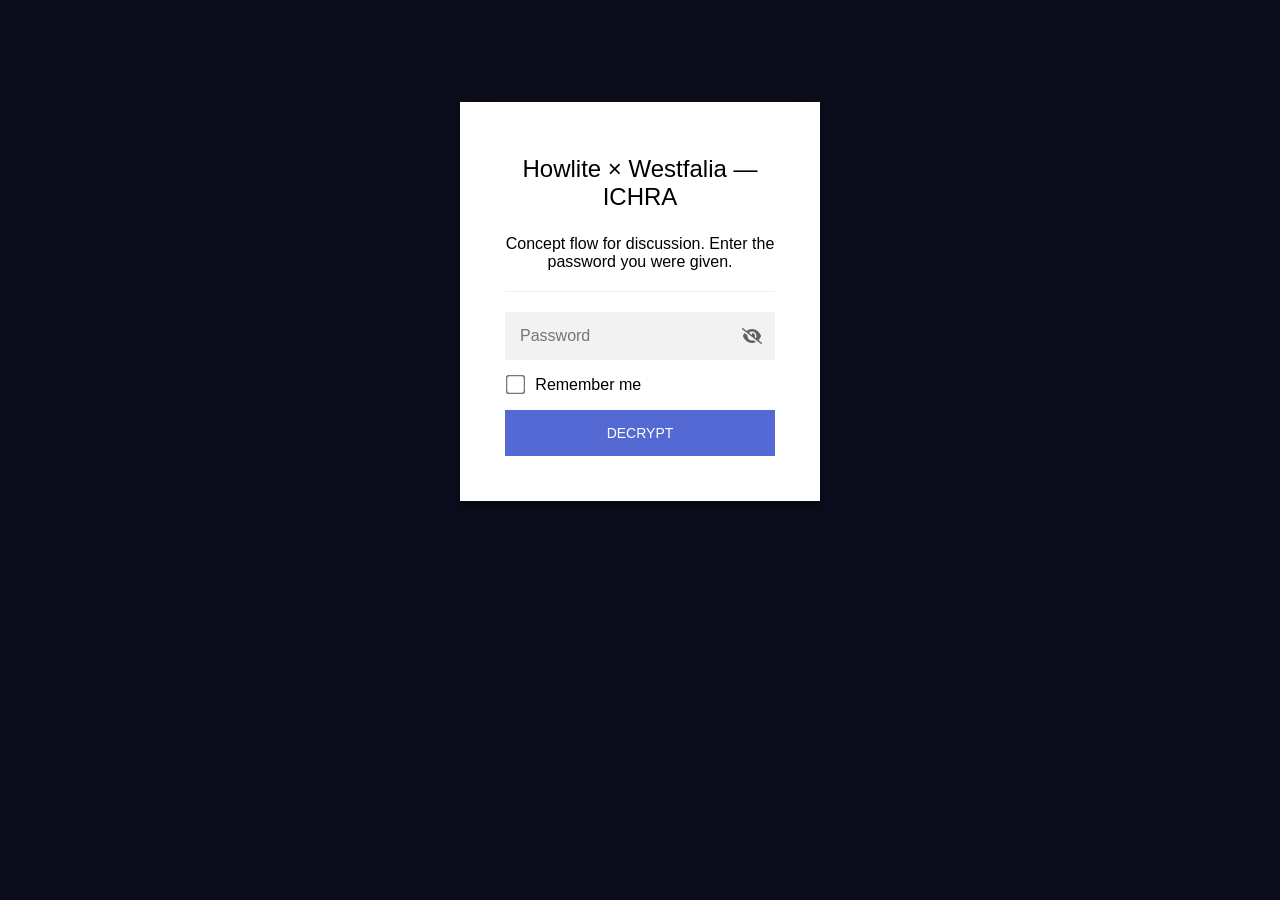
<file: ichra/index.html>
<!DOCTYPE html>
<html class="staticrypt-html">
    <head>
<meta name="robots" content="noindex, nofollow">
        <meta charset="utf-8" />
        <title>Howlite × Westfalia — ICHRA</title>
        <meta name="viewport" content="width=device-width, initial-scale=1" />

        <!-- do not cache this page -->
        <meta http-equiv="cache-control" content="max-age=0" />
        <meta http-equiv="cache-control" content="no-cache" />
        <meta http-equiv="expires" content="0" />
        <meta http-equiv="expires" content="Tue, 01 Jan 1980 1:00:00 GMT" />
        <meta http-equiv="pragma" content="no-cache" />

        <style>
            .staticrypt-hr {
                margin-top: 20px;
                margin-bottom: 20px;
                border: 0;
                border-top: 1px solid #eee;
            }

            .staticrypt-page {
                width: 360px;
                padding: 8% 0 0;
                margin: auto;
                box-sizing: border-box;
            }

            .staticrypt-form {
                position: relative;
                z-index: 1;
                background: #ffffff;
                max-width: 360px;
                margin: 0 auto 100px;
                padding: 45px;
                text-align: center;
                box-shadow: 0 0 20px 0 rgba(0, 0, 0, 0.2), 0 5px 5px 0 rgba(0, 0, 0, 0.24);
            }

            .staticrypt-form input[type="password"],
            input[type="text"] {
                background: inherit;
                border: 0;
                box-sizing: border-box; /* This ensures padding is included in the total width */
                font-size: 14px;
                outline: 0;
                padding: 15px 30px 15px 15px; /* Adjust the padding to ensure there is space for the icon */
                width: 100%;
            }

            .staticrypt-password-container {
                position: relative;
                outline: 0;
                background: #f2f2f2;
                width: 100%;
                border: 0;
                margin: 0 0 15px;
                box-sizing: border-box;
            }

            .staticrypt-toggle-password-visibility {
                cursor: pointer;
                height: 20px;
                opacity: 60%;
                padding: 13px;
                position: absolute;
                right: 0;
                top: 50%;
                transform: translateY(-50%);
                width: 20px;
            }

            .staticrypt-form .staticrypt-decrypt-button {
                text-transform: uppercase;
                outline: 0;
                background: #5469D4;
                width: 100%;
                border: 0;
                padding: 15px;
                color: #ffffff;
                font-size: 14px;
                cursor: pointer;
            }

            .staticrypt-form .staticrypt-decrypt-button:hover,
            .staticrypt-form .staticrypt-decrypt-button:active,
            .staticrypt-form .staticrypt-decrypt-button:focus {
                background: #5469D4;
                filter: brightness(92%);
            }

            .staticrypt-html {
                height: 100%;
            }

            .staticrypt-body {
                height: 100%;
                margin: 0;
            }

            .staticrypt-content {
                height: 100%;
                margin-bottom: 1em;
                background: #0B0D1C;
                font-family: "Arial", sans-serif;
                -webkit-font-smoothing: antialiased;
                -moz-osx-font-smoothing: grayscale;
            }

            .staticrypt-instructions {
                margin-top: -1em;
                margin-bottom: 1em;
            }

            .staticrypt-title {
                font-size: 1.5em;
            }

            label.staticrypt-remember {
                display: flex;
                align-items: center;
                margin-bottom: 1em;
            }

            .staticrypt-remember input[type="checkbox"] {
                transform: scale(1.5);
                margin-right: 1em;
            }

            .hidden {
                display: none !important;
            }

            .staticrypt-spinner-container {
                height: 100%;
                display: flex;
                align-items: center;
                justify-content: center;
            }

            .staticrypt-spinner {
                display: inline-block;
                width: 2rem;
                height: 2rem;
                vertical-align: text-bottom;
                border: 0.25em solid gray;
                border-right-color: transparent;
                border-radius: 50%;
                -webkit-animation: spinner-border 0.75s linear infinite;
                animation: spinner-border 0.75s linear infinite;
                animation-duration: 0.75s;
                animation-timing-function: linear;
                animation-delay: 0s;
                animation-iteration-count: infinite;
                animation-direction: normal;
                animation-fill-mode: none;
                animation-play-state: running;
                animation-name: spinner-border;
            }

            @keyframes spinner-border {
                100% {
                    transform: rotate(360deg);
                }
            }

            @media screen and (-webkit-min-device-pixel-ratio: 0) {
                .staticrypt-form input[type="password"],
                input[type="text"] {
                    font-size: 16px;
                }
            }
        </style>
    </head>

    <body class="staticrypt-body">
        <div id="staticrypt_loading" class="staticrypt-spinner-container">
            <div class="staticrypt-spinner"></div>
        </div>

        <div id="staticrypt_content" class="staticrypt-content hidden">
            <div class="staticrypt-page">
                <div class="staticrypt-form">
                    <div class="staticrypt-instructions">
                        <p class="staticrypt-title">Howlite × Westfalia — ICHRA</p>
                        <p>Concept flow for discussion. Enter the password you were given.</p>
                    </div>

                    <hr class="staticrypt-hr" />

                    <form id="staticrypt-form" action="#" method="post">
                        <div class="staticrypt-password-container">
                            <input
                                id="staticrypt-password"
                                type="password"
                                name="password"
                                placeholder="Password"
                                autofocus
                            />

                            <img
                                class="staticrypt-toggle-password-visibility"
                                alt="Show password"
                                title="Show password"
                                src="[data-uri]"
                            />
                        </div>

                        <label id="staticrypt-remember-label" class="staticrypt-remember hidden">
                            <input id="staticrypt-remember" type="checkbox" name="remember" />
                            Remember me
                        </label>

                        <input type="submit" class="staticrypt-decrypt-button" value="DECRYPT" />
                    </form>
                </div>
            </div>
        </div>

        <script>
            // these variables will be filled when generating the file - the template format is 'variable_name'
            const staticryptInitiator = ((function(){
  const exports = {};
  const cryptoEngine = ((function(){
  const exports = {};
  const { subtle } = crypto;

const IV_BITS = 16 * 8;
const HEX_BITS = 4;
const ENCRYPTION_ALGO = "AES-CBC";

/**
 * Translates between utf8 encoded hexadecimal strings
 * and Uint8Array bytes.
 */
const HexEncoder = {
    /**
     * hex string -> bytes
     * @param {string} hexString
     * @returns {Uint8Array}
     */
    parse: function (hexString) {
        if (hexString.length % 2 !== 0) throw "Invalid hexString";
        const arrayBuffer = new Uint8Array(hexString.length / 2);

        for (let i = 0; i < hexString.length; i += 2) {
            const byteValue = parseInt(hexString.substring(i, i + 2), 16);
            if (isNaN(byteValue)) {
                throw "Invalid hexString";
            }
            arrayBuffer[i / 2] = byteValue;
        }
        return arrayBuffer;
    },

    /**
     * bytes -> hex string
     * @param {Uint8Array} bytes
     * @returns {string}
     */
    stringify: function (bytes) {
        const hexBytes = [];

        for (let i = 0; i < bytes.length; ++i) {
            let byteString = bytes[i].toString(16);
            if (byteString.length < 2) {
                byteString = "0" + byteString;
            }
            hexBytes.push(byteString);
        }
        return hexBytes.join("");
    },
};

/**
 * Translates between utf8 strings and Uint8Array bytes.
 */
const UTF8Encoder = {
    parse: function (str) {
        return new TextEncoder().encode(str);
    },

    stringify: function (bytes) {
        return new TextDecoder().decode(bytes);
    },
};

/**
 * Salt and encrypt a msg with a password.
 */
async function encrypt(msg, hashedPassword) {
    // Must be 16 bytes, unpredictable, and preferably cryptographically random. However, it need not be secret.
    // https://developer.mozilla.org/en-US/docs/Web/API/SubtleCrypto/encrypt#parameters
    const iv = crypto.getRandomValues(new Uint8Array(IV_BITS / 8));

    const key = await subtle.importKey("raw", HexEncoder.parse(hashedPassword), ENCRYPTION_ALGO, false, ["encrypt"]);

    const encrypted = await subtle.encrypt(
        {
            name: ENCRYPTION_ALGO,
            iv: iv,
        },
        key,
        UTF8Encoder.parse(msg)
    );

    // iv will be 32 hex characters, we prepend it to the ciphertext for use in decryption
    return HexEncoder.stringify(iv) + HexEncoder.stringify(new Uint8Array(encrypted));
}
exports.encrypt = encrypt;

/**
 * Decrypt a salted msg using a password.
 *
 * @param {string} encryptedMsg
 * @param {string} hashedPassword
 * @returns {Promise<string>}
 */
async function decrypt(encryptedMsg, hashedPassword) {
    const ivLength = IV_BITS / HEX_BITS;
    const iv = HexEncoder.parse(encryptedMsg.substring(0, ivLength));
    const encrypted = encryptedMsg.substring(ivLength);

    const key = await subtle.importKey("raw", HexEncoder.parse(hashedPassword), ENCRYPTION_ALGO, false, ["decrypt"]);

    const outBuffer = await subtle.decrypt(
        {
            name: ENCRYPTION_ALGO,
            iv: iv,
        },
        key,
        HexEncoder.parse(encrypted)
    );

    return UTF8Encoder.stringify(new Uint8Array(outBuffer));
}
exports.decrypt = decrypt;

/**
 * Salt and hash the password so it can be stored in localStorage without opening a password reuse vulnerability.
 *
 * @param {string} password
 * @param {string} salt
 * @returns {Promise<string>}
 */
async function hashPassword(password, salt) {
    // we hash the password in multiple steps, each adding more iterations. This is because we used to allow less
    // iterations, so for backward compatibility reasons, we need to support going from that to more iterations.
    let hashedPassword = await hashLegacyRound(password, salt);

    hashedPassword = await hashSecondRound(hashedPassword, salt);

    return hashThirdRound(hashedPassword, salt);
}
exports.hashPassword = hashPassword;

/**
 * This hashes the password with 1k iterations. This is a low number, we need this function to support backwards
 * compatibility.
 *
 * @param {string} password
 * @param {string} salt
 * @returns {Promise<string>}
 */
function hashLegacyRound(password, salt) {
    return pbkdf2(password, salt, 1000, "SHA-1");
}
exports.hashLegacyRound = hashLegacyRound;

/**
 * Add a second round of iterations. This is because we used to use 1k, so for backwards compatibility with
 * remember-me/autodecrypt links, we need to support going from that to more iterations.
 *
 * @param hashedPassword
 * @param salt
 * @returns {Promise<string>}
 */
function hashSecondRound(hashedPassword, salt) {
    return pbkdf2(hashedPassword, salt, 14000, "SHA-256");
}
exports.hashSecondRound = hashSecondRound;

/**
 * Add a third round of iterations to bring total number to 600k. This is because we used to use 1k, then 15k, so for
 * backwards compatibility with remember-me/autodecrypt links, we need to support going from that to more iterations.
 *
 * @param hashedPassword
 * @param salt
 * @returns {Promise<string>}
 */
function hashThirdRound(hashedPassword, salt) {
    return pbkdf2(hashedPassword, salt, 585000, "SHA-256");
}
exports.hashThirdRound = hashThirdRound;

/**
 * Salt and hash the password so it can be stored in localStorage without opening a password reuse vulnerability.
 *
 * @param {string} password
 * @param {string} salt
 * @param {int} iterations
 * @param {string} hashAlgorithm
 * @returns {Promise<string>}
 */
async function pbkdf2(password, salt, iterations, hashAlgorithm) {
    const key = await subtle.importKey("raw", UTF8Encoder.parse(password), "PBKDF2", false, ["deriveBits"]);

    const keyBytes = await subtle.deriveBits(
        {
            name: "PBKDF2",
            hash: hashAlgorithm,
            iterations,
            salt: UTF8Encoder.parse(salt),
        },
        key,
        256
    );

    return HexEncoder.stringify(new Uint8Array(keyBytes));
}

function generateRandomSalt() {
    const bytes = crypto.getRandomValues(new Uint8Array(128 / 8));

    return HexEncoder.stringify(new Uint8Array(bytes));
}
exports.generateRandomSalt = generateRandomSalt;

async function signMessage(hashedPassword, message) {
    const key = await subtle.importKey(
        "raw",
        HexEncoder.parse(hashedPassword),
        {
            name: "HMAC",
            hash: "SHA-256",
        },
        false,
        ["sign"]
    );
    const signature = await subtle.sign("HMAC", key, UTF8Encoder.parse(message));

    return HexEncoder.stringify(new Uint8Array(signature));
}
exports.signMessage = signMessage;

function getRandomAlphanum() {
    const possibleCharacters = "abcdefghijklmnopqrstuvwxyzABCDEFGHIJKLMNOPQRSTUVWXYZ0123456789";

    let byteArray;
    let parsedInt;

    // Keep generating new random bytes until we get a value that falls
    // within a range that can be evenly divided by possibleCharacters.length
    do {
        byteArray = crypto.getRandomValues(new Uint8Array(1));
        // extract the lowest byte to get an int from 0 to 255 (probably unnecessary, since we're only generating 1 byte)
        parsedInt = byteArray[0] & 0xff;
    } while (parsedInt >= 256 - (256 % possibleCharacters.length));

    // Take the modulo of the parsed integer to get a random number between 0 and totalLength - 1
    const randomIndex = parsedInt % possibleCharacters.length;

    return possibleCharacters[randomIndex];
}

/**
 * Generate a random string of a given length.
 *
 * @param {int} length
 * @returns {string}
 */
function generateRandomString(length) {
    let randomString = "";

    for (let i = 0; i < length; i++) {
        randomString += getRandomAlphanum();
    }

    return randomString;
}
exports.generateRandomString = generateRandomString;

  return exports;
})());
const codec = ((function(){
  const exports = {};
  /**
 * Initialize the codec with the provided cryptoEngine - this return functions to encode and decode messages.
 *
 * @param cryptoEngine - the engine to use for encryption / decryption
 */
function init(cryptoEngine) {
    const exports = {};

    /**
     * Top-level function for encoding a message.
     * Includes password hashing, encryption, and signing.
     *
     * @param {string} msg
     * @param {string} password
     * @param {string} salt
     *
     * @returns {string} The encoded text
     */
    async function encode(msg, password, salt) {
        const hashedPassword = await cryptoEngine.hashPassword(password, salt);

        const encrypted = await cryptoEngine.encrypt(msg, hashedPassword);

        // we use the hashed password in the HMAC because this is effectively what will be used a password (so we can store
        // it in localStorage safely, we don't use the clear text password)
        const hmac = await cryptoEngine.signMessage(hashedPassword, encrypted);

        return hmac + encrypted;
    }
    exports.encode = encode;

    /**
     * Encode using a password that has already been hashed. This is useful to encode multiple messages in a row, that way
     * we don't need to hash the password multiple times.
     *
     * @param {string} msg
     * @param {string} hashedPassword
     *
     * @returns {string} The encoded text
     */
    async function encodeWithHashedPassword(msg, hashedPassword) {
        const encrypted = await cryptoEngine.encrypt(msg, hashedPassword);

        // we use the hashed password in the HMAC because this is effectively what will be used a password (so we can store
        // it in localStorage safely, we don't use the clear text password)
        const hmac = await cryptoEngine.signMessage(hashedPassword, encrypted);

        return hmac + encrypted;
    }
    exports.encodeWithHashedPassword = encodeWithHashedPassword;

    /**
     * Top-level function for decoding a message.
     * Includes signature check and decryption.
     *
     * @param {string} signedMsg
     * @param {string} hashedPassword
     * @param {string} salt
     * @param {int} backwardCompatibleAttempt
     * @param {string} originalPassword
     *
     * @returns {Object} {success: true, decoded: string} | {success: false, message: string}
     */
    async function decode(signedMsg, hashedPassword, salt, backwardCompatibleAttempt = 0, originalPassword = "") {
        const encryptedHMAC = signedMsg.substring(0, 64);
        const encryptedMsg = signedMsg.substring(64);
        const decryptedHMAC = await cryptoEngine.signMessage(hashedPassword, encryptedMsg);

        if (decryptedHMAC !== encryptedHMAC) {
            // we have been raising the number of iterations in the hashing algorithm multiple times, so to support the old
            // remember-me/autodecrypt links we need to try bringing the old hashes up to speed.
            originalPassword = originalPassword || hashedPassword;
            if (backwardCompatibleAttempt === 0) {
                const updatedHashedPassword = await cryptoEngine.hashThirdRound(originalPassword, salt);

                return decode(signedMsg, updatedHashedPassword, salt, backwardCompatibleAttempt + 1, originalPassword);
            }
            if (backwardCompatibleAttempt === 1) {
                let updatedHashedPassword = await cryptoEngine.hashSecondRound(originalPassword, salt);
                updatedHashedPassword = await cryptoEngine.hashThirdRound(updatedHashedPassword, salt);

                return decode(signedMsg, updatedHashedPassword, salt, backwardCompatibleAttempt + 1, originalPassword);
            }

            return { success: false, message: "Signature mismatch" };
        }

        return {
            success: true,
            decoded: await cryptoEngine.decrypt(encryptedMsg, hashedPassword),
        };
    }
    exports.decode = decode;

    return exports;
}
exports.init = init;

  return exports;
})());
const decode = codec.init(cryptoEngine).decode;

/**
 * Initialize the staticrypt module, that exposes functions callbable by the password_template.
 *
 * @param {{
 *  staticryptEncryptedMsgUniqueVariableName: string,
 *  isRememberEnabled: boolean,
 *  rememberDurationInDays: number,
 *  staticryptSaltUniqueVariableName: string,
 * }} staticryptConfig - object of data that is stored on the password_template at encryption time.
 *
 * @param {{
 *  rememberExpirationKey: string,
 *  rememberPassphraseKey: string,
 *  replaceHtmlCallback: function,
 *  clearLocalStorageCallback: function,
 * }} templateConfig - object of data that can be configured by a custom password_template.
 */
function init(staticryptConfig, templateConfig) {
    const exports = {};

    /**
     * Decrypt our encrypted page, replace the whole HTML.
     *
     * @param {string} hashedPassword
     * @returns {Promise<boolean>}
     */
    async function decryptAndReplaceHtml(hashedPassword) {
        const { staticryptEncryptedMsgUniqueVariableName, staticryptSaltUniqueVariableName } = staticryptConfig;
        const { replaceHtmlCallback } = templateConfig;

        const result = await decode(
            staticryptEncryptedMsgUniqueVariableName,
            hashedPassword,
            staticryptSaltUniqueVariableName
        );
        if (!result.success) {
            return false;
        }
        const plainHTML = result.decoded;

        // if the user configured a callback call it, otherwise just replace the whole HTML
        if (typeof replaceHtmlCallback === "function") {
            replaceHtmlCallback(plainHTML);
        } else {
            document.write(plainHTML);
            document.close();
        }

        return true;
    }

    /**
     * Attempt to decrypt the page and replace the whole HTML.
     *
     * @param {string} password
     * @param {boolean} isRememberChecked
     *
     * @returns {Promise<{isSuccessful: boolean, hashedPassword?: string}>} - we return an object, so that if we want to
     *   expose more information in the future we can do it without breaking the password_template
     */
    async function handleDecryptionOfPage(password, isRememberChecked) {
        const { staticryptSaltUniqueVariableName } = staticryptConfig;

        // decrypt and replace the whole page
        const hashedPassword = await cryptoEngine.hashPassword(password, staticryptSaltUniqueVariableName);
        return handleDecryptionOfPageFromHash(hashedPassword, isRememberChecked);
    }
    exports.handleDecryptionOfPage = handleDecryptionOfPage;

    async function handleDecryptionOfPageFromHash(hashedPassword, isRememberChecked) {
        const { isRememberEnabled, rememberDurationInDays } = staticryptConfig;
        const { rememberExpirationKey, rememberPassphraseKey } = templateConfig;

        const isDecryptionSuccessful = await decryptAndReplaceHtml(hashedPassword);

        if (!isDecryptionSuccessful) {
            return {
                isSuccessful: false,
                hashedPassword,
            };
        }

        // remember the hashedPassword and set its expiration if necessary
        if (isRememberEnabled && isRememberChecked) {
            window.localStorage.setItem(rememberPassphraseKey, hashedPassword);

            // set the expiration if the duration isn't 0 (meaning no expiration)
            if (rememberDurationInDays > 0) {
                window.localStorage.setItem(
                    rememberExpirationKey,
                    (new Date().getTime() + rememberDurationInDays * 24 * 60 * 60 * 1000).toString()
                );
            }
        }

        return {
            isSuccessful: true,
            hashedPassword,
        };
    }
    exports.handleDecryptionOfPageFromHash = handleDecryptionOfPageFromHash;

    /**
     * Clear localstorage from staticrypt related values
     */
    function clearLocalStorage() {
        const { clearLocalStorageCallback, rememberExpirationKey, rememberPassphraseKey } = templateConfig;

        if (typeof clearLocalStorageCallback === "function") {
            clearLocalStorageCallback();
        } else {
            localStorage.removeItem(rememberPassphraseKey);
            localStorage.removeItem(rememberExpirationKey);
        }
    }

    async function handleDecryptOnLoad() {
        let isSuccessful = await decryptOnLoadFromUrl();

        if (!isSuccessful) {
            isSuccessful = await decryptOnLoadFromRememberMe();
        }

        return { isSuccessful };
    }
    exports.handleDecryptOnLoad = handleDecryptOnLoad;

    /**
     * Clear storage if we are logging out
     *
     * @returns {boolean} - whether we logged out
     */
    function logoutIfNeeded() {
        const logoutKey = "staticrypt_logout";

        // handle logout through query param
        const queryParams = new URLSearchParams(window.location.search);
        if (queryParams.has(logoutKey)) {
            clearLocalStorage();
            return true;
        }

        // handle logout through URL fragment
        const hash = window.location.hash.substring(1);
        if (hash.includes(logoutKey)) {
            clearLocalStorage();
            return true;
        }

        return false;
    }

    /**
     * To be called on load: check if we want to try to decrypt and replace the HTML with the decrypted content, and
     * try to do it if needed.
     *
     * @returns {Promise<boolean>} true if we derypted and replaced the whole page, false otherwise
     */
    async function decryptOnLoadFromRememberMe() {
        const { rememberDurationInDays } = staticryptConfig;
        const { rememberExpirationKey, rememberPassphraseKey } = templateConfig;

        // if we are login out, terminate
        if (logoutIfNeeded()) {
            return false;
        }

        // if there is expiration configured, check if we're not beyond the expiration
        if (rememberDurationInDays && rememberDurationInDays > 0) {
            const expiration = localStorage.getItem(rememberExpirationKey),
                isExpired = expiration && new Date().getTime() > parseInt(expiration);

            if (isExpired) {
                clearLocalStorage();
                return false;
            }
        }

        const hashedPassword = localStorage.getItem(rememberPassphraseKey);

        if (hashedPassword) {
            // try to decrypt
            const isDecryptionSuccessful = await decryptAndReplaceHtml(hashedPassword);

            // if the decryption is unsuccessful the password might be wrong - silently clear the saved data and let
            // the user fill the password form again
            if (!isDecryptionSuccessful) {
                clearLocalStorage();
                return false;
            }

            return true;
        }

        return false;
    }

    async function decryptOnLoadFromUrl() {
        const passwordKey = "staticrypt_pwd";
        const rememberMeKey = "remember_me";

        // try to get the password from the query param (for backward compatibility - we now want to avoid this method,
        // since it sends the hashed password to the server which isn't needed)
        const queryParams = new URLSearchParams(window.location.search);
        const hashedPasswordQuery = queryParams.get(passwordKey);
        const rememberMeQuery = queryParams.get(rememberMeKey);

        const urlFragment = window.location.hash.substring(1);
        // get the password from the url fragment
        const hashedPasswordRegexMatch = urlFragment.match(new RegExp(passwordKey + "=([^&]*)"));
        const hashedPasswordFragment = hashedPasswordRegexMatch ? hashedPasswordRegexMatch[1] : null;
        const rememberMeFragment = urlFragment.includes(rememberMeKey);

        const hashedPassword = hashedPasswordFragment || hashedPasswordQuery;
        const rememberMe = rememberMeFragment || rememberMeQuery;

        if (hashedPassword) {
            return handleDecryptionOfPageFromHash(hashedPassword, rememberMe);
        }

        return false;
    }

    return exports;
}
exports.init = init;

  return exports;
})());
            const templateError = "Bad password!",
                templateToggleAltShow = "Show password",
                templateToggleAltHide = "Hide password",
                isRememberEnabled = true,
                staticryptConfig = {"staticryptEncryptedMsgUniqueVariableName":"[base64]","isRememberEnabled":true,"rememberDurationInDays":30,"staticryptSaltUniqueVariableName":"37f0dea20efb56ffb9147a7fb4141b34"};

            // you can edit these values to customize some of the behavior of StatiCrypt
            const templateConfig = {
                rememberExpirationKey: "staticrypt_expiration",
                rememberPassphraseKey: "staticrypt_passphrase",
                replaceHtmlCallback: null,
                clearLocalStorageCallback: null,
            };

            // init the staticrypt engine
            const staticrypt = staticryptInitiator.init(staticryptConfig, templateConfig);

            // try to automatically decrypt on load if there is a saved password
            window.onload = async function () {
                const { isSuccessful } = await staticrypt.handleDecryptOnLoad();

                // if we didn't decrypt anything on load, show the password prompt. Otherwise the content has already been
                // replaced, no need to do anything
                if (!isSuccessful) {
                    // hide loading screen
                    document.getElementById("staticrypt_loading").classList.add("hidden");
                    document.getElementById("staticrypt_content").classList.remove("hidden");
                    document.getElementById("staticrypt-password").focus();

                    // show the remember me checkbox
                    if (isRememberEnabled) {
                        document.getElementById("staticrypt-remember-label").classList.remove("hidden");
                    }
                }
            };

            // toggle password visibility
            const toggleIcon = document.querySelector(".staticrypt-toggle-password-visibility");
            // these two icons are coming from FontAwesome
            const imgSrcEyeClosed =
                "[data-uri]";
            const imgSrcEyeOpened =
                "[data-uri]";
            toggleIcon.addEventListener("click", function () {
                const passwordInput = document.getElementById("staticrypt-password");
                if (passwordInput.type === "password") {
                    passwordInput.type = "text";
                    toggleIcon.src = imgSrcEyeOpened;
                    toggleIcon.alt = templateToggleAltHide;
                    toggleIcon.title = templateToggleAltHide;
                } else {
                    passwordInput.type = "password";
                    toggleIcon.src = imgSrcEyeClosed;
                    toggleIcon.alt = templateToggleAltShow;
                    toggleIcon.title = templateToggleAltShow;
                }
            });

            // handle password form submission
            document.getElementById("staticrypt-form").addEventListener("submit", async function (e) {
                e.preventDefault();

                const password = document.getElementById("staticrypt-password").value,
                    isRememberChecked = document.getElementById("staticrypt-remember").checked;

                const { isSuccessful } = await staticrypt.handleDecryptionOfPage(password, isRememberChecked);

                if (!isSuccessful) {
                    alert(templateError);
                }
            });
        </script>
    </body>
</html>
</file>
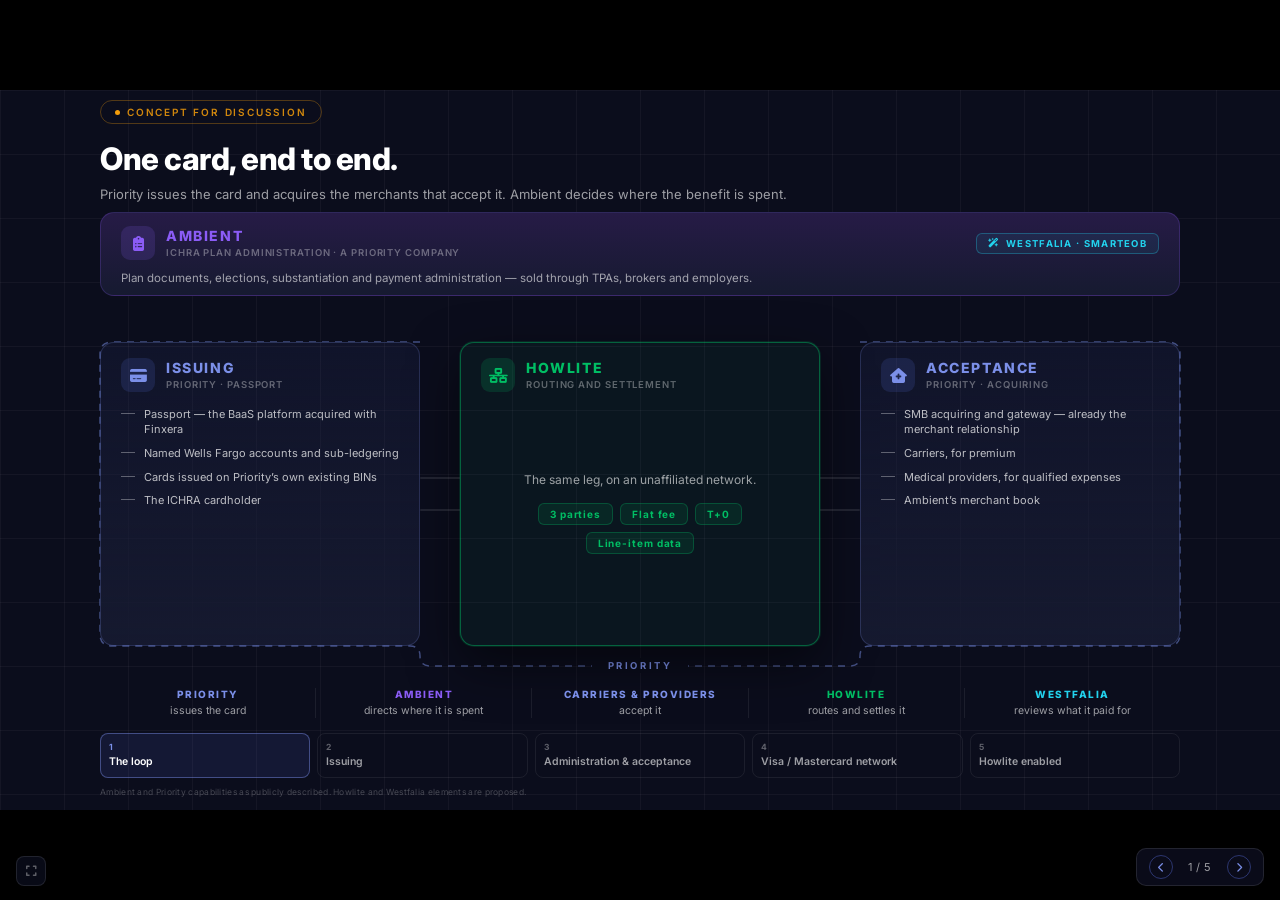
<file: pc/index.html>
<!DOCTYPE html>
<html lang="en">
<head>
<meta charset="UTF-8">
<meta name="viewport" content="width=device-width, initial-scale=1.0">
<title>Howlite × Priority Commerce × Ambient — Concept</title>
<link rel="preconnect" href="https://fonts.googleapis.com">
<link rel="stylesheet" href="https://fonts.googleapis.com/css2?family=Inter:wght@300;400;500;600;700;800;900&display=swap">
<link rel="stylesheet" href="https://cdnjs.cloudflare.com/ajax/libs/font-awesome/6.5.0/css/all.min.css">
<style>
/* ═══════════════════════════════════════════════════
   TOKENS — inherited from deck.howlitecorp.com
═══════════════════════════════════════════════════ */
*{margin:0;padding:0;box-sizing:border-box}

:root{
  --bg:      #0B0D1C;
  --card:    #161A30;
  --border:  rgba(255,255,255,0.07);
  --border2: rgba(255,255,255,0.12);
  --blue:    #5469D4;
  --blue-lt: #7B8FE8;
  --purple:  #8B5CF6;
  --cyan:    #22D3EE;
  --green:   #00BE64;
  --amber:   #F59E0B;
  --red:     #F43F5E;
  --white:   #FFFFFF;
  --off:     rgba(255,255,255,0.6);
  --dim:     rgba(255,255,255,0.35);
  --grid-ln: rgba(255,255,255,0.038);
}

body{
  background:#000;overflow:hidden;
  font-family:'Inter',-apple-system,sans-serif;
  -webkit-font-smoothing:antialiased;
}

#stage{
  position:absolute;
  width:1280px;height:720px;
  transform-origin:top left;
  background:var(--bg);
  overflow:hidden;
}

.grid-bg{
  position:absolute;inset:0;pointer-events:none;
  background-image:
    linear-gradient(var(--grid-ln) 1px, transparent 1px),
    linear-gradient(90deg, var(--grid-ln) 1px, transparent 1px);
  background-size:64px 64px;
}

/* ═══════════════════════════════════════════════════
   TOP BAR
═══════════════════════════════════════════════════ */
#top{position:absolute;top:0;left:100px;height:44px;display:flex;align-items:center}
.pill{
  display:inline-flex;align-items:center;gap:7px;
  padding:5px 14px;
  border:1px solid rgba(245,158,11,0.3);
  border-radius:999px;
  font-size:10px;font-weight:600;
  letter-spacing:1.8px;text-transform:uppercase;
  color:rgba(245,158,11,0.85);
}
.pill-dot{width:5px;height:5px;border-radius:50%;flex-shrink:0;background:var(--amber)}

/* ═══════════════════════════════════════════════════
   HEADLINE
═══════════════════════════════════════════════════ */
#head{position:absolute;top:52px;left:100px;width:1080px;height:66px}
#hl{
  font-size:31px;font-weight:800;color:var(--white);
  letter-spacing:-0.5px;line-height:1.12;
  transition:opacity .28s ease, transform .28s ease;
}
#sub{
  margin-top:8px;
  font-size:13px;font-weight:400;color:var(--off);
  line-height:1.5;max-width:1060px;
  transition:opacity .28s ease, transform .28s ease;
}
#head.swap #hl,#head.swap #sub{opacity:0;transform:translateY(7px)}

/* ═══════════════════════════════════════════════════
   PRIORITY PERIMETER
═══════════════════════════════════════════════════ */
#bound{position:absolute;inset:0;pointer-events:none;opacity:0;transition:opacity .45s ease}
#bound.on{opacity:1}
#bound path{
  fill:none;stroke:var(--blue-lt);stroke-width:1.5;
  stroke-dasharray:7 6;opacity:.5;
}
#bound.on path{animation:dashRun 26s linear infinite}
@keyframes dashRun{to{stroke-dashoffset:-260}}
#boundtag{
  position:absolute;top:568px;left:0;width:1280px;
  display:flex;justify-content:center;
  opacity:0;transition:opacity .45s ease .12s;
}
#boundtag.on{opacity:1}
.btag{
  background:var(--bg);padding:2px 16px;
  font-size:9.5px;font-weight:700;letter-spacing:2.6px;
  color:var(--blue-lt);text-transform:uppercase;
}

/* ═══════════════════════════════════════════════════
   ZONES — shared
═══════════════════════════════════════════════════ */
.zone{
  position:relative;
  background:var(--card);
  border:1px solid var(--border);
  border-radius:14px;
  transition:opacity .4s ease, filter .4s ease,
             border-color .4s ease, box-shadow .4s ease, height .42s cubic-bezier(.4,0,.2,1),
             flex-basis .45s cubic-bezier(.4,0,.2,1), background .4s ease;
}
.zone.dim{opacity:.22;filter:saturate(.25)}
.zone.focus{z-index:20}

.z-head{display:flex;align-items:center;gap:11px;padding:15px 20px 0}
.z-ico{
  width:34px;height:34px;border-radius:9px;flex-shrink:0;
  display:flex;align-items:center;justify-content:center;font-size:15px;
  transition:background .4s ease,color .4s ease;
}
.z-name{font-size:14px;font-weight:800;letter-spacing:1.6px;line-height:1.1;transition:color .4s ease}
.z-org{font-size:9.5px;font-weight:600;letter-spacing:.9px;color:var(--dim);margin-top:3px;text-transform:uppercase;white-space:nowrap;transition:opacity .3s ease}

/* resting content */
.z-rest{transition:opacity .28s ease}
.zone.focus .z-rest{opacity:0;pointer-events:none}
.z-sum{padding:11px 20px 0;font-size:11.5px;color:var(--off);line-height:1.5}
.z-chips{padding:15px 20px 0;display:flex;flex-direction:column;gap:9px}
.z-chip{
  display:flex;align-items:baseline;gap:9px;
  font-size:11px;line-height:1.35;color:rgba(255,255,255,.72);
}
.z-chip::before{
  content:'';width:14px;height:1px;flex-shrink:0;
  background:currentColor;opacity:.45;transform:translateY(-4px);
}

/* detail — appears and enlarges on focus */
.z-det{
  position:absolute;left:0;right:0;top:58px;
  padding:13px 20px 0;
  opacity:0;transform:translateY(6px);pointer-events:none;
  transition:opacity .38s ease .1s, transform .38s ease .1s;
}
.zone.focus .z-det{opacity:1;transform:translateY(0)}
.z-det li{
  list-style:none;position:relative;
  padding-left:15px;margin-bottom:10px;
  font-size:12.5px;line-height:1.46;color:rgba(255,255,255,.88);
}
.z-det li::before{
  content:'';position:absolute;left:0;top:7px;
  width:5px;height:5px;border-radius:50%;background:currentColor;
}
.z-det li em{font-style:normal;font-weight:700;color:var(--white)}
.z-note{
  margin-top:3px;padding:9px 12px;border-radius:9px;
  font-size:11.5px;line-height:1.45;
}

/* ═══════════════════════════════════════════════════
   ADMIN BAND — Ambient + Westfalia
═══════════════════════════════════════════════════ */
#admin{
  position:absolute;top:122px;left:100px;width:1080px;height:84px;
  overflow:hidden;pointer-events:auto;cursor:pointer;
  border-color:rgba(139,92,246,.22);
  background:linear-gradient(180deg,rgba(38,27,70,1),#161A30);
}
#admin.focus{
  height:154px;
  border-color:rgba(139,92,246,.5);
  box-shadow:0 0 0 1px rgba(139,92,246,.2),0 18px 50px rgba(0,0,0,.55);
}
#admin .z-ico{background:rgba(139,92,246,.16);color:var(--purple)}
#admin .z-name{color:var(--purple)}
#admin .z-head{padding-top:13px}
#admin .z-sum{padding-top:10px}
.adm-row{
  display:flex;gap:11px;padding:11px 20px 0;
  opacity:0;transition:opacity .3s ease .12s;
}
#admin.focus .adm-row{opacity:1}
.adm-c{
  flex:1;background:rgba(255,255,255,.028);
  border:1px solid var(--border);border-radius:10px;padding:10px 13px;
}
.adm-c.west{border-color:rgba(34,211,238,.28);background:rgba(34,211,238,.05)}
.adm-k{
  font-size:9px;font-weight:700;letter-spacing:1.5px;text-transform:uppercase;
  color:var(--dim);margin-bottom:5px;
}
.adm-c.west .adm-k{color:var(--cyan)}
.adm-v{font-size:11.5px;line-height:1.45;color:rgba(255,255,255,.85)}
.west-tag{
  display:inline-flex;align-items:center;gap:6px;
  padding:4px 11px;border-radius:6px;
  border:1px solid rgba(34,211,238,.3);background:rgba(34,211,238,.07);
  font-size:9.5px;font-weight:700;letter-spacing:1.3px;color:var(--cyan);
  text-transform:uppercase;
}

/* the drop from Ambient into the acceptance channel */
#drop{
  position:absolute;top:258px;left:949px;width:2px;height:48px;z-index:26;
  background:linear-gradient(180deg,rgba(139,92,246,0),var(--purple));
  opacity:0;transition:opacity .4s ease;
}
#drop.on{opacity:1}
#drop::after{
  content:'';position:absolute;bottom:-1px;left:-4px;
  border-left:5px solid transparent;border-right:5px solid transparent;
  border-top:7px solid var(--purple);
}
#drop .dd{
  position:absolute;left:-2px;width:6px;height:6px;border-radius:50%;
  background:var(--purple);box-shadow:0 0 9px var(--purple);opacity:0;
}
#drop.on .dd{animation:dropMove 2.4s ease-in-out infinite}
@keyframes dropMove{0%{top:-4px;opacity:0}16%{opacity:1}84%{opacity:1}100%{top:42px;opacity:0}}

/* ═══════════════════════════════════════════════════
   SPINE
═══════════════════════════════════════════════════ */
#spine{
  position:absolute;top:252px;left:100px;width:1080px;height:304px;
  display:flex;align-items:stretch;gap:40px;pointer-events:auto;
  transition:top .42s cubic-bezier(.4,0,.2,1),height .42s cubic-bezier(.4,0,.2,1);
}
#spine.pushed{top:296px;height:260px}
#zIssue,#zAccept{flex:0 0 320px;cursor:pointer}
#mid{flex:1 1 auto;min-width:0;cursor:pointer}

#spine.mid-open   #zIssue,#spine.mid-open #zAccept{flex-basis:180px}
#spine.left-open  #zIssue{flex-basis:460px}
#spine.left-open  #zAccept{flex-basis:200px}
#spine.right-open #zAccept{flex-basis:460px}
#spine.right-open #zIssue{flex-basis:200px}

#spine.mid-open .z-rest,#spine.mid-open .z-org{opacity:0}
#spine.left-open #zAccept .z-rest,#spine.right-open #zIssue .z-rest{opacity:0}

/* Priority blue on BOTH ends — same company, same color */
#zIssue,#zAccept{
  border-color:rgba(123,143,232,.22);
  background:linear-gradient(180deg,rgba(84,105,212,.08),rgba(22,26,48,.96));
}
#zIssue .z-ico,#zAccept .z-ico{background:rgba(84,105,212,.17);color:var(--blue-lt)}
#zIssue .z-name,#zAccept .z-name{color:var(--blue-lt)}
#zIssue .z-det li::before,#zAccept .z-det li::before{background:var(--blue-lt);opacity:.65}
#zIssue.focus,#zAccept.focus{
  border-color:rgba(123,143,232,.55);
  box-shadow:0 0 0 1px rgba(123,143,232,.18),0 18px 50px rgba(0,0,0,.55);
}
.note-blue{background:rgba(84,105,212,.1);border:1px solid rgba(84,105,212,.24);color:rgba(255,255,255,.82)}
.note-blue b{color:var(--blue-lt);font-weight:700}

/* --- connectors in the gaps --- */
.conn{
  position:absolute;top:0;bottom:0;width:40px;z-index:6;
  display:flex;flex-direction:column;justify-content:center;align-items:center;gap:30px;
  pointer-events:none;
  transition:left .45s cubic-bezier(.4,0,.2,1), right .45s cubic-bezier(.4,0,.2,1), opacity .4s ease;
}
#connL{left:320px}
#connR{right:320px}
#spine.mid-open   #connL{left:180px}
#spine.mid-open   #connR{right:180px}
#spine.left-open  #connL{left:460px}
#spine.left-open  #connR{right:200px}
#spine.right-open #connL{left:200px}
#spine.right-open #connR{right:460px}
.trk{position:relative;width:40px;height:2px;border-radius:2px;background:rgba(255,255,255,.09)}
.bd{
  position:absolute;top:50%;margin-top:-3px;left:-4px;
  width:6px;height:6px;border-radius:50%;opacity:0;
  background:var(--blue-lt);box-shadow:0 0 9px var(--blue-lt);
}
.flowing .bd{animation:beamL 2.4s ease-in-out infinite}
.flowing .bd.rev{animation:beamR 2.4s ease-in-out infinite}
@keyframes beamL{0%{left:-4px;opacity:0}14%{opacity:1}86%{opacity:1}100%{left:38px;opacity:0}}
@keyframes beamR{0%{left:38px;opacity:0}14%{opacity:1}86%{opacity:1}100%{left:-4px;opacity:0}}
.flowing.grn .bd{background:var(--green);box-shadow:0 0 9px var(--green)}
.flowing.pur .bd{background:var(--purple);box-shadow:0 0 9px var(--purple)}

/* ═══════════════════════════════════════════════════
   THE MIDDLE
═══════════════════════════════════════════════════ */
#mid{
  border-color:rgba(255,255,255,.09);
  background:repeating-linear-gradient(
    -45deg,rgba(255,255,255,.014) 0 9px,transparent 9px 18px),var(--card);
  display:flex;flex-direction:column;
}
#mid .z-ico{background:rgba(255,255,255,.06);color:var(--dim)}
#mid .z-name{color:rgba(255,255,255,.72)}

#mid.legacy{border-color:rgba(244,63,94,.42);background:rgba(244,63,94,.045);
  box-shadow:0 0 0 1px rgba(244,63,94,.14),0 18px 50px rgba(0,0,0,.5)}
#mid.legacy .z-ico{background:rgba(244,63,94,.16);color:var(--red)}
#mid.legacy .z-name{color:var(--red)}
#mid.howlite{border-color:rgba(0,190,100,.45);background:rgba(0,190,100,.05);
  box-shadow:0 0 0 1px rgba(0,190,100,.15),0 18px 50px rgba(0,0,0,.5)}
#mid.howlite .z-ico{background:rgba(0,190,100,.16);color:var(--green)}
#mid.howlite .z-name{color:var(--green)}

.mid-rest{
  flex:1;display:flex;flex-direction:column;align-items:center;justify-content:center;
  gap:13px;padding:0 24px 12px;text-align:center;
  transition:opacity .3s ease;
}
#mid.open .mid-rest{opacity:0;pointer-events:none;position:absolute;inset:0}
.mid-q{font-size:12px;color:var(--off);line-height:1.55;max-width:250px;display:none}
#mid .q-neutral{display:block}
#mid.howlite .q-neutral{display:none}
#mid.howlite .q-howlite{display:block}
.mid-badge{display:none;gap:7px;flex-wrap:wrap;justify-content:center}
#mid.howlite .mid-badge{display:flex}
.mb{
  padding:4px 11px;border-radius:6px;
  background:rgba(0,190,100,.1);border:1px solid rgba(0,190,100,.28);
  font-size:10px;font-weight:700;letter-spacing:.9px;color:var(--green);
}
.mid-rails{
  display:flex;gap:8px;align-items:center;justify-content:center;
  font-size:9.5px;font-weight:700;letter-spacing:1.1px;text-transform:uppercase;
}
#mid.howlite .mid-rails{display:none}
.rail-chip{padding:3px 10px;border-radius:5px;border:1px solid var(--border2);color:var(--dim)}
.rail-or{font-size:8.5px;color:rgba(255,255,255,.25);letter-spacing:1.4px}

.mid-open-wrap{
  flex:1;display:none;flex-direction:column;padding:8px 20px 14px;
  opacity:0;transition:opacity .35s ease .12s;
}
#mid.open .mid-open-wrap.show{display:flex;opacity:1}

.chain{flex:0 0 auto;margin:auto 0;display:flex;align-items:stretch;justify-content:space-between}
.hop{
  flex:1;min-width:0;
  display:flex;flex-direction:column;align-items:center;justify-content:flex-start;
  text-align:center;padding:8px 3px 0;
}
.hop-ico{height:24px;display:flex;align-items:center;justify-content:center;font-size:17px;margin-bottom:7px}
.hop-ico i{line-height:1;display:block}
.hop-n{font-size:9px;font-weight:800;letter-spacing:1px;line-height:1.15;min-height:11px}
.hop-d{font-size:8.5px;color:var(--dim);line-height:1.4;margin-top:5px}
.hop-ar{flex:0 0 14px;text-align:center;font-size:9px;opacity:.4;padding-top:14px}

.chain.big .hop{padding-top:8px}
.chain.big .hop-ico{height:34px;font-size:26px;margin-bottom:10px}
.chain.big .hop-n{font-size:12px;letter-spacing:1.5px;min-height:14px}
.chain.big .hop-d{font-size:10.5px;line-height:1.45;margin-top:8px;max-width:160px}
.chain.big .hop-ar{flex:0 0 26px;font-size:12px;padding-top:18px}

.mstat{display:flex;margin-top:10px;border-top:1px solid var(--border);padding-top:10px}
.mstat div{flex:1;text-align:center;border-right:1px solid var(--border);padding:0 6px}
.mstat div:last-child{border-right:none}
.mstat b{display:block;font-size:14px;font-weight:800;line-height:1.15}
.mstat span{display:block;font-size:8.5px;letter-spacing:.8px;color:var(--dim);margin-top:4px;text-transform:uppercase}

.mcall{margin-top:10px;padding:8px 13px;border-radius:9px;font-size:11.5px;line-height:1.45;text-align:center}
.mcall.red{background:rgba(244,63,94,.1);border:1px solid rgba(244,63,94,.24);color:rgba(255,255,255,.85)}
.mcall.red b{color:var(--red);font-weight:700}
.mcall.grn{background:rgba(0,190,100,.09);border:1px solid rgba(0,190,100,.24);color:rgba(255,255,255,.85)}
.mcall.grn b{color:var(--green);font-weight:700}

/* ═══════════════════════════════════════════════════
   LOOP STRIP
═══════════════════════════════════════════════════ */
#loop{
  position:absolute;top:598px;left:100px;width:1080px;
  display:flex;
  opacity:0;transform:translateY(8px);pointer-events:none;
  transition:opacity .45s ease .1s,transform .45s ease .1s;
}
#loop.on{opacity:1;transform:translateY(0)}
.lp{flex:1;text-align:center;padding:0 10px;border-right:1px solid var(--border)}
.lp:last-child{border-right:none}
.lp b{display:block;font-size:10px;font-weight:800;letter-spacing:1.5px;text-transform:uppercase}
.lp span{display:block;font-size:10.5px;color:var(--off);margin-top:4px;line-height:1.35}

/* ═══════════════════════════════════════════════════
   RAIL + CHROME
═══════════════════════════════════════════════════ */
#rail{position:absolute;bottom:32px;left:100px;width:1080px;display:flex;gap:7px}
.rb{
  flex:1;background:none;border:1px solid var(--border);
  border-radius:8px;padding:8px 8px 9px;cursor:pointer;
  font-family:'Inter',sans-serif;text-align:left;
  transition:border-color .25s ease,background .25s ease;
}
.rb:hover{border-color:var(--border2);background:rgba(255,255,255,.03)}
.rb:focus-visible{outline:2px solid var(--blue-lt);outline-offset:2px}
.rb-n{font-size:8.5px;font-weight:700;letter-spacing:1.2px;color:var(--dim);display:block}
.rb-t{font-size:10.5px;font-weight:600;color:var(--off);display:block;margin-top:3px;line-height:1.25}
.rb.on{background:rgba(84,105,212,.13);border-color:rgba(123,143,232,.45)}
.rb.on .rb-n{color:var(--blue-lt)}
.rb.on .rb-t{color:var(--white)}

#foot{
  position:absolute;bottom:13px;left:100px;width:820px;
  font-size:8.5px;color:rgba(255,255,255,.24);letter-spacing:.3px;
}

#nav{
  position:fixed;bottom:14px;right:16px;
  display:flex;align-items:center;gap:8px;
  background:rgba(11,13,28,.92);backdrop-filter:blur(12px);
  padding:6px 12px;border-radius:10px;
  border:1px solid rgba(255,255,255,.1);z-index:300;
}
.nbtn{
  background:none;border:1px solid rgba(84,105,212,.45);
  color:var(--blue-lt);width:24px;height:24px;border-radius:50%;
  cursor:pointer;font-size:10px;
  display:flex;align-items:center;justify-content:center;transition:all .2s;
}
.nbtn:hover{background:rgba(84,105,212,.2)}
.nbtn:focus-visible{outline:2px solid var(--blue-lt);outline-offset:2px}
#ctr{color:var(--off);font-size:11px;min-width:38px;text-align:center;letter-spacing:.5px}
#fsb{
  position:fixed;bottom:14px;left:16px;z-index:300;
  width:30px;height:30px;
  display:flex;align-items:center;justify-content:center;
  background:rgba(11,13,28,.8);border:1px solid rgba(255,255,255,.1);
  border-radius:8px;
  font-size:12px;color:var(--dim);font-family:'Inter',sans-serif;cursor:pointer;transition:color .2s;
}
#fsb:hover{color:var(--blue-lt)}
#fsb:focus-visible{outline:2px solid var(--blue-lt);outline-offset:2px}

@media (prefers-reduced-motion:reduce){
  *{animation:none !important;transition-duration:.01ms !important}
}
</style>
</head>
<body>

<div id="stage">
  <div class="grid-bg"></div>

  <div id="top">
    <div class="pill"><span class="pill-dot"></span>Concept for discussion</div>
  </div>

  <div id="head">
    <div id="hl">One card, end to end.</div>
    <div id="sub">Priority issues the card and acquires the merchants that accept it. Ambient decides where the benefit is spent.</div>
  </div>

  <svg id="bound" viewBox="0 0 1280 720" preserveAspectRatio="none">
    <path d="M 420 252 H 112 Q 100 252 100 264 V 544 Q 100 556 112 556
             H 410 Q 420 556 420 566 Q 420 576 430 576
             H 850 Q 860 576 860 566 Q 860 556 870 556
             H 1168 Q 1180 556 1180 544 V 264 Q 1180 252 1168 252 H 860"/>
  </svg>
  <div id="boundtag"><span class="btag">Priority</span></div>

  <!-- ADMIN BAND -->
  <div class="zone" id="admin">
    <div class="z-head">
      <div class="z-ico"><i class="fas fa-clipboard-list"></i></div>
      <div style="flex:1">
        <div class="z-name">AMBIENT</div>
        <div class="z-org">ICHRA plan administration &middot; a Priority company</div>
      </div>
      <div class="west-tag"><i class="fas fa-wand-magic-sparkles"></i> Westfalia &middot; SmartEOB</div>
    </div>
    <div class="z-rest">
      <div class="z-sum">Plan documents, elections, substantiation and payment administration &mdash; sold through TPAs, brokers and employers.</div>
    </div>
    <div class="adm-row">
      <div class="adm-c">
        <div class="adm-k">Channel</div>
        <div class="adm-v">TPAs, benefits consultants, brokers and employers.</div>
      </div>
      <div class="adm-c">
        <div class="adm-k">Where the benefit goes</div>
        <div class="adm-v">Carriers for premium. Medical providers for qualified expenses.</div>
      </div>
      <div class="adm-c west">
        <div class="adm-k">Westfalia &middot; SmartEOB</div>
        <div class="adm-v">AI bill review, denial appeals and EOB chat &mdash; substantiation without the manual step.</div>
      </div>
    </div>
  </div>

  <div id="drop"><span class="dd"></span></div>

  <!-- SPINE -->
  <div id="spine">

    <div class="zone" id="zIssue">
      <div class="z-head">
        <div class="z-ico"><i class="fas fa-credit-card"></i></div>
        <div>
          <div class="z-name">ISSUING</div>
          <div class="z-org">Priority &middot; Passport</div>
        </div>
      </div>
      <div class="z-rest">
        <div class="z-chips">
          <div class="z-chip">Passport &mdash; the BaaS platform acquired with Finxera</div>
          <div class="z-chip">Named Wells Fargo accounts and sub-ledgering</div>
          <div class="z-chip">Cards issued on Priority&rsquo;s own existing BINs</div>
          <div class="z-chip">The ICHRA cardholder</div>
        </div>
      </div>
      <ul class="z-det">
        <li>Passport, the BaaS platform acquired with Finxera &mdash; named Wells Fargo accounts, sub-ledgering, money transmission.</li>
        <li>Cards issued on <em>Priority&rsquo;s own existing BINs</em>.</li>
        <li>Enabling them is an API integration: same card, same BIN, no new program.</li>
        <div class="z-note note-blue">No card-network registrations or program-manager obligations attach to <b>Priority</b> or to <b>Howlite</b> on this path.</div>
      </ul>
    </div>

    <div class="zone" id="mid">
      <div class="z-head">
        <div class="z-ico"><i class="fas fa-network-wired"></i></div>
        <div>
          <div class="z-name" id="midName">THE MIDDLE</div>
          <div class="z-org" id="midOrg">Either network</div>
        </div>
      </div>
      <div class="mid-rest">
        <div class="mid-q q-neutral">The leg between Priority&rsquo;s two ends.</div>
        <div class="mid-q q-howlite">The same leg, on an unaffiliated network.</div>
        <div class="mid-rails">
          <span class="rail-chip">Visa / Mastercard</span>
          <span class="rail-or">or</span>
          <span class="rail-chip">Howlite</span>
        </div>
        <div class="mid-badge">
          <span class="mb">3 parties</span><span class="mb">Flat fee</span>
          <span class="mb">T+0</span><span class="mb">Line-item data</span>
        </div>
      </div>

      <div class="mid-open-wrap" id="midLegacy">
        <div class="chain">
          <div class="hop"><div class="hop-ico" style="color:var(--red)"><i class="fas fa-store"></i></div><div class="hop-n" style="color:var(--red)">ACQUIRER</div><div class="hop-d">Processor takes a cut</div></div>
          <div class="hop-ar" style="color:var(--red)"><i class="fas fa-chevron-right"></i></div>
          <div class="hop"><div class="hop-ico" style="color:var(--red)"><i class="fas fa-network-wired"></i></div><div class="hop-n" style="color:var(--red)">NETWORK</div><div class="hop-d">Routing fees</div></div>
          <div class="hop-ar" style="color:var(--red)"><i class="fas fa-chevron-right"></i></div>
          <div class="hop"><div class="hop-ico" style="color:var(--red)"><i class="fas fa-building-columns"></i></div><div class="hop-n" style="color:var(--red)">ISSUER</div><div class="hop-d">Interchange added</div></div>
          <div class="hop-ar" style="color:var(--red)"><i class="fas fa-chevron-right"></i></div>
          <div class="hop"><div class="hop-ico" style="color:var(--red)"><i class="fas fa-vault"></i></div><div class="hop-n" style="color:var(--red)">CUSTODIAN</div><div class="hop-d">Funds held</div></div>
          <div class="hop-ar" style="color:var(--red)"><i class="fas fa-chevron-right"></i></div>
          <div class="hop"><div class="hop-ico" style="color:var(--red)"><i class="fas fa-file-invoice"></i></div><div class="hop-n" style="color:var(--red)">TPA</div><div class="hop-d">Manual substantiation</div></div>
          <div class="hop-ar" style="color:var(--red)"><i class="fas fa-chevron-right"></i></div>
          <div class="hop"><div class="hop-ico" style="color:var(--red)"><i class="fas fa-hourglass-half"></i></div><div class="hop-n" style="color:var(--red)">ACH BATCH</div><div class="hop-d">T+3 to T+5</div></div>
        </div>
        <div class="mstat">
          <div><b style="color:var(--red)">6+</b><span>Parties</span></div>
          <div><b style="color:var(--red)">2&ndash;4%</b><span>+ markups</span></div>
          <div><b style="color:var(--red)">None</b><span>Line-item data</span></div>
          <div><b style="color:var(--red)">T+3&ndash;5</b><span>Settlement</span></div>
        </div>
        <div class="mcall red">A premium is <b>large, predictable and recurring</b>. A percentage taken from it never stops.</div>
      </div>

      <div class="mid-open-wrap" id="midHowlite">
        <div class="chain big">
          <div class="hop"><div class="hop-ico" style="color:var(--green)"><i class="fas fa-bolt"></i></div><div class="hop-n" style="color:var(--green)">AUTHORIZE</div><div class="hop-d">The merchant posts the purchase payload. Line-item detail captured at source.</div></div>
          <div class="hop-ar" style="color:var(--green)"><i class="fas fa-chevron-right"></i></div>
          <div class="hop"><div class="hop-ico" style="color:var(--green)"><i class="fas fa-circle-check"></i></div><div class="hop-n" style="color:var(--green)">VALIDATE</div><div class="hop-d">Eligibility and substantiation decided against clinical data, not a receipt chase.</div></div>
          <div class="hop-ar" style="color:var(--green)"><i class="fas fa-chevron-right"></i></div>
          <div class="hop"><div class="hop-ico" style="color:var(--green)"><i class="fas fa-right-left"></i></div><div class="hop-n" style="color:var(--green)">SETTLE</div><div class="hop-d">Stablecoin on Treasury-backed reserves that earn continuously, direct to the merchant.</div></div>
        </div>
        <div class="mstat">
          <div><b style="color:var(--green)">3</b><span>Parties</span></div>
          <div><b style="color:var(--green)">Flat</b><span>Per transaction</span></div>
          <div><b style="color:var(--green)">Line-item</b><span>+ clinical data</span></div>
          <div><b style="color:var(--green)">T+0</b><span>Settlement</span></div>
        </div>
        <div class="mcall grn">Both paths run side by side &mdash; an enabled card <b>keeps its existing network</b> for everything else.</div>
      </div>
    </div>

    <div class="zone" id="zAccept">
      <div class="z-head">
        <div class="z-ico"><i class="fas fa-house-medical"></i></div>
        <div>
          <div class="z-name">ACCEPTANCE</div>
          <div class="z-org">Priority &middot; acquiring</div>
        </div>
      </div>
      <div class="z-rest">
        <div class="z-chips">
          <div class="z-chip">SMB acquiring and gateway &mdash; already the merchant relationship</div>
          <div class="z-chip">Carriers, for premium</div>
          <div class="z-chip">Medical providers, for qualified expenses</div>
          <div class="z-chip">Ambient&rsquo;s merchant book</div>
        </div>
      </div>
      <ul class="z-det">
        <li>Full-service acquiring and gateway &mdash; <em>already the merchant relationship</em>.</li>
        <li>Carriers for premium. Medical providers for qualified expenses.</li>
        <li>Purchase data flows on <em>any</em> card from day one: the merchant posts the payload, line-item detail is recorded, no funds move.</li>
        <li>Full routing and settlement follows once the card is enabled.</li>
      </ul>
    </div>

    <div class="conn" id="connL">
      <div class="trk"><div class="bd"></div></div>
      <div class="trk"><div class="bd rev"></div></div>
    </div>
    <div class="conn" id="connR">
      <div class="trk"><div class="bd"></div></div>
      <div class="trk"><div class="bd rev"></div></div>
    </div>

  </div><!-- /spine -->

  <div id="loop">
    <div class="lp"><b style="color:var(--blue-lt)">Priority</b><span>issues the card</span></div>
    <div class="lp"><b style="color:var(--purple)">Ambient</b><span>directs where it is spent</span></div>
    <div class="lp"><b style="color:var(--blue-lt)">Carriers &amp; providers</b><span>accept it</span></div>
    <div class="lp"><b style="color:var(--green)">Howlite</b><span>routes and settles it</span></div>
    <div class="lp"><b style="color:var(--cyan)">Westfalia</b><span>reviews what it paid for</span></div>
  </div>

  <div id="rail"></div>
  <div id="foot">Ambient and Priority capabilities as publicly described. Howlite and Westfalia elements are proposed.</div>
</div>

<div id="nav">
  <button class="nbtn" id="pb" aria-label="Previous step"><i class="fas fa-chevron-left"></i></button>
  <span id="ctr">1 / 5</span>
  <button class="nbtn" id="nb" aria-label="Next step"><i class="fas fa-chevron-right"></i></button>
</div>
<button id="fsb" title="Fullscreen (F)" aria-label="Toggle fullscreen"><i class="fas fa-expand"></i></button>

<script>
/* ── canvas scale ─────────────────────────────── */
const stage=document.getElementById('stage');
function scale(){
  const s=Math.min(window.innerWidth/1280,window.innerHeight/720);
  stage.style.transform='scale('+s+')';
  stage.style.left=((window.innerWidth-1280*s)/2)+'px';
  stage.style.top=((window.innerHeight-720*s)/2)+'px';
}
scale(); addEventListener('resize',scale);

/* ── elements ─────────────────────────────────── */
const admin=document.getElementById('admin'),
      zIssue=document.getElementById('zIssue'),
      zAccept=document.getElementById('zAccept'),
      mid=document.getElementById('mid'),
      spine=document.getElementById('spine'),
      bound=document.getElementById('bound'),
      boundtag=document.getElementById('boundtag'),
      loop=document.getElementById('loop'),
      drop=document.getElementById('drop'),
      head=document.getElementById('head'),
      hl=document.getElementById('hl'),
      sub=document.getElementById('sub'),
      rail=document.getElementById('rail'),
      ctr=document.getElementById('ctr'),
      midName=document.getElementById('midName'),
      midOrg=document.getElementById('midOrg'),
      midLegacy=document.getElementById('midLegacy'),
      midHowlite=document.getElementById('midHowlite'),
      conns=[document.getElementById('connL'),document.getElementById('connR')],
      ZONES=[admin,zIssue,zAccept,mid];

/* ── steps ────────────────────────────────────── */
const STEPS=[
 {tab:'The loop',
  hl:'One card, end to end.',
  sub:'Priority issues the card and acquires the merchants that accept it. Ambient decides where the benefit is spent.',
  lit:[admin,zIssue,zAccept,mid], midState:'howlite',
  name:'HOWLITE', org:'Routing and settlement',
  bound:true, loop:true, flow:'grn'},

 {tab:'Issuing',
  hl:'The card is already Priority’s.',
  sub:'Passport issues on Priority’s own BINs through Wells Fargo. Enabling those cards for Howlite changes nothing a cardholder would notice.',
  focus:[zIssue], open:'left-open',
  name:'THE MIDDLE', org:'Either network'},

 {tab:'Administration & acceptance',
  hl:'Ambient decides where the money goes.',
  sub:'The benefit lands with carriers and providers Priority already acquires — and the payment runs from there to the network and back to the card.',
  focus:[admin,zAccept], lit:[mid,zIssue], open:'right-open',
  name:'THE MIDDLE', org:'Either network',
  drop:true, flow:'pur'},

 {tab:'Visa / Mastercard network',
  hl:'Today those transactions run on Visa and Mastercard.',
  sub:'Six or more intermediaries between Priority’s two ends — arriving smaller, days later, carrying no line-item detail.',
  focus:[mid], midOpen:'legacy',
  name:'VISA / MASTERCARD NETWORK', org:'Traditional card rails'},

 {tab:'Howlite enabled',
  hl:'The same card can also run Howlite.',
  sub:'Same card, same BINs, same merchant relationships. A Howlite-enabled card keeps running on its existing network for everything else.',
  focus:[mid], midOpen:'howlite',
  name:'HOWLITE ENABLED', org:'Unaffiliated network'}
];

let cur=-1;

STEPS.forEach((s,i)=>{
  const b=document.createElement('button');
  b.className='rb';
  b.innerHTML='<span class="rb-n">'+(i+1)+'</span><span class="rb-t">'+s.tab+'</span>';
  b.onclick=()=>go(i);
  rail.appendChild(b);
});
const tabs=[...rail.children];

function go(n){
  if(n<0||n>=STEPS.length||n===cur) return;
  const s=STEPS[n]; cur=n;

  head.classList.add('swap');
  setTimeout(()=>{hl.textContent=s.hl; sub.textContent=s.sub; head.classList.remove('swap');},260);

  const on=[...(s.focus||[]),...(s.lit||[])];
  ZONES.forEach(z=>{
    z.classList.remove('focus','dim');
    if(!on.includes(z)) z.classList.add('dim');
  });
  (s.focus||[]).forEach(z=>z.classList.add('focus'));

  mid.classList.remove('open','legacy','howlite');
  spine.classList.remove('mid-open','left-open','right-open','pushed');
  if((s.focus||[]).includes(admin)) spine.classList.add('pushed');
  midLegacy.classList.remove('show');
  midHowlite.classList.remove('show');
  if(s.midOpen){
    spine.classList.add('mid-open');
    mid.classList.add('open',s.midOpen);
    (s.midOpen==='legacy'?midLegacy:midHowlite).classList.add('show');
  } else {
    if(s.open) spine.classList.add(s.open);
    if(s.midState) mid.classList.add(s.midState);
  }
  midName.textContent=s.name;
  midOrg.textContent=s.org;

  conns.forEach(c=>{
    c.classList.remove('flowing','grn','pur');
    if(s.flow){c.classList.add('flowing'); if(s.flow!==true) c.classList.add(s.flow);}
    c.style.opacity=s.midOpen?0:1;
  });

  drop.classList.toggle('on',!!s.drop);
  bound.classList.toggle('on',!!s.bound);
  boundtag.classList.toggle('on',!!s.bound);
  loop.classList.toggle('on',!!s.loop);

  tabs.forEach((t,i)=>t.classList.toggle('on',i===n));
  ctr.textContent=(n+1)+' / '+STEPS.length;
}

/* ── navigation ───────────────────────────────── */
const next=()=>go(Math.min(cur+1,STEPS.length-1));
const prev=()=>go(Math.max(cur-1,0));
document.getElementById('nb').onclick=next;
document.getElementById('pb').onclick=prev;
[[admin,2],[zIssue,1],[zAccept,2],[mid,4]].forEach(([z,i])=>z.addEventListener('click',()=>go(i)));

addEventListener('keydown',e=>{
  if(e.key==='ArrowRight'||e.key===' '||e.key==='ArrowDown'){e.preventDefault();next();}
  else if(e.key==='ArrowLeft'||e.key==='ArrowUp'){e.preventDefault();prev();}
  else if(e.key==='Home'){e.preventDefault();go(0);}
  else if(e.key==='End'){e.preventDefault();go(STEPS.length-1);}
  else if(e.key==='f'||e.key==='F'){toggleFS();}
  else if(/^[1-5]$/.test(e.key)){go(+e.key-1);}
});

function toggleFS(){
  if(!document.fullscreenElement) document.documentElement.requestFullscreen?.().catch(()=>{});
  else document.exitFullscreen?.();
}
document.getElementById('fsb').onclick=toggleFS;

go(0);
</script>
</body>
</html>
</file>
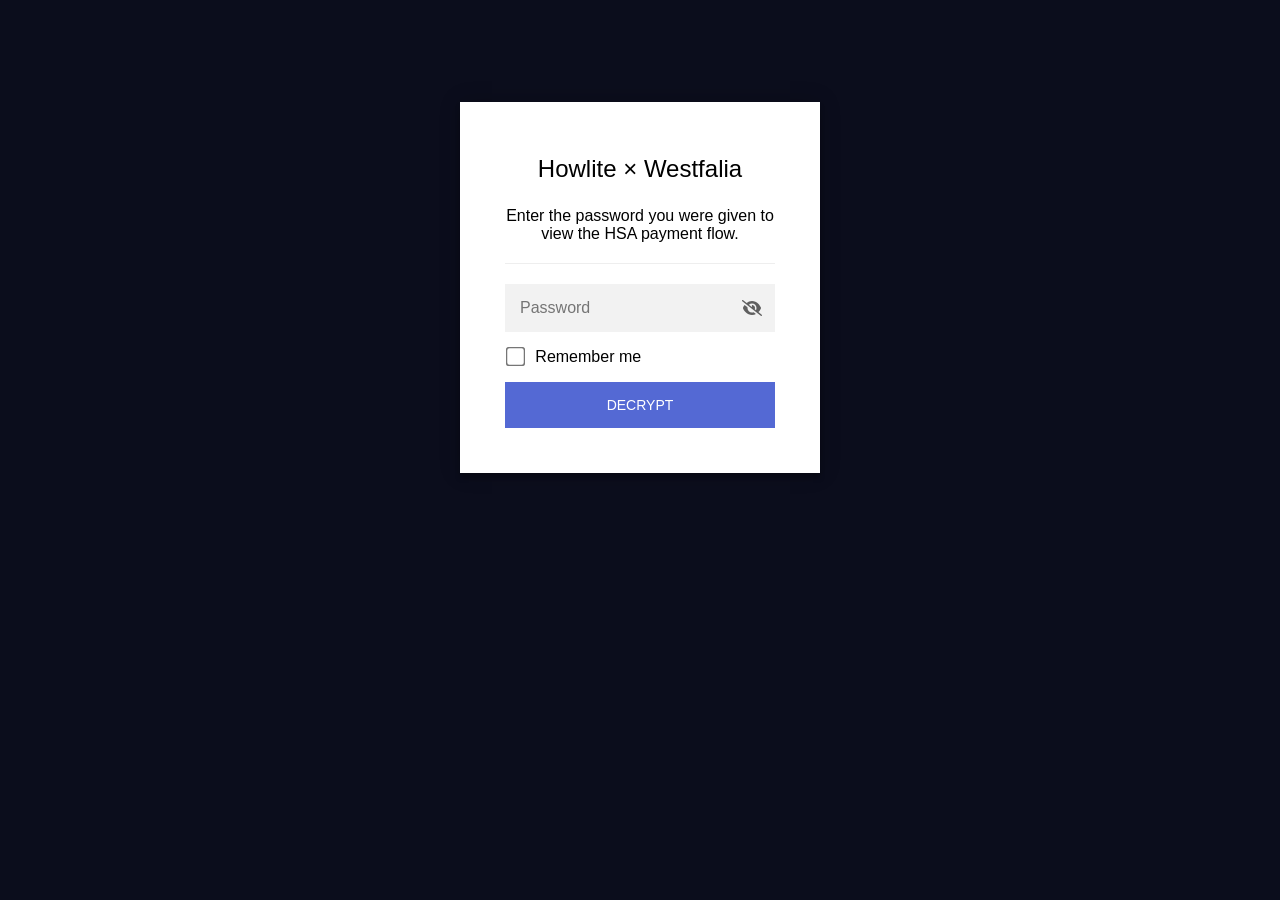
<file: westfalia/index.html>
<!DOCTYPE html>
<html class="staticrypt-html">
    <head>
        <meta name="robots" content="noindex, nofollow">
        <meta charset="utf-8" />
        <title>Howlite × Westfalia</title>
        <meta name="viewport" content="width=device-width, initial-scale=1" />

        <!-- do not cache this page -->
        <meta http-equiv="cache-control" content="max-age=0" />
        <meta http-equiv="cache-control" content="no-cache" />
        <meta http-equiv="expires" content="0" />
        <meta http-equiv="expires" content="Tue, 01 Jan 1980 1:00:00 GMT" />
        <meta http-equiv="pragma" content="no-cache" />

        <style>
            .staticrypt-hr {
                margin-top: 20px;
                margin-bottom: 20px;
                border: 0;
                border-top: 1px solid #eee;
            }

            .staticrypt-page {
                width: 360px;
                padding: 8% 0 0;
                margin: auto;
                box-sizing: border-box;
            }

            .staticrypt-form {
                position: relative;
                z-index: 1;
                background: #ffffff;
                max-width: 360px;
                margin: 0 auto 100px;
                padding: 45px;
                text-align: center;
                box-shadow: 0 0 20px 0 rgba(0, 0, 0, 0.2), 0 5px 5px 0 rgba(0, 0, 0, 0.24);
            }

            .staticrypt-form input[type="password"],
            input[type="text"] {
                background: inherit;
                border: 0;
                box-sizing: border-box; /* This ensures padding is included in the total width */
                font-size: 14px;
                outline: 0;
                padding: 15px 30px 15px 15px; /* Adjust the padding to ensure there is space for the icon */
                width: 100%;
            }

            .staticrypt-password-container {
                position: relative;
                outline: 0;
                background: #f2f2f2;
                width: 100%;
                border: 0;
                margin: 0 0 15px;
                box-sizing: border-box;
            }

            .staticrypt-toggle-password-visibility {
                cursor: pointer;
                height: 20px;
                opacity: 60%;
                padding: 13px;
                position: absolute;
                right: 0;
                top: 50%;
                transform: translateY(-50%);
                width: 20px;
            }

            .staticrypt-form .staticrypt-decrypt-button {
                text-transform: uppercase;
                outline: 0;
                background: #5469D4;
                width: 100%;
                border: 0;
                padding: 15px;
                color: #ffffff;
                font-size: 14px;
                cursor: pointer;
            }

            .staticrypt-form .staticrypt-decrypt-button:hover,
            .staticrypt-form .staticrypt-decrypt-button:active,
            .staticrypt-form .staticrypt-decrypt-button:focus {
                background: #5469D4;
                filter: brightness(92%);
            }

            .staticrypt-html {
                height: 100%;
            }

            .staticrypt-body {
                height: 100%;
                margin: 0;
            }

            .staticrypt-content {
                height: 100%;
                margin-bottom: 1em;
                background: #0B0D1C;
                font-family: "Arial", sans-serif;
                -webkit-font-smoothing: antialiased;
                -moz-osx-font-smoothing: grayscale;
            }

            .staticrypt-instructions {
                margin-top: -1em;
                margin-bottom: 1em;
            }

            .staticrypt-title {
                font-size: 1.5em;
            }

            label.staticrypt-remember {
                display: flex;
                align-items: center;
                margin-bottom: 1em;
            }

            .staticrypt-remember input[type="checkbox"] {
                transform: scale(1.5);
                margin-right: 1em;
            }

            .hidden {
                display: none !important;
            }

            .staticrypt-spinner-container {
                height: 100%;
                display: flex;
                align-items: center;
                justify-content: center;
            }

            .staticrypt-spinner {
                display: inline-block;
                width: 2rem;
                height: 2rem;
                vertical-align: text-bottom;
                border: 0.25em solid gray;
                border-right-color: transparent;
                border-radius: 50%;
                -webkit-animation: spinner-border 0.75s linear infinite;
                animation: spinner-border 0.75s linear infinite;
                animation-duration: 0.75s;
                animation-timing-function: linear;
                animation-delay: 0s;
                animation-iteration-count: infinite;
                animation-direction: normal;
                animation-fill-mode: none;
                animation-play-state: running;
                animation-name: spinner-border;
            }

            @keyframes spinner-border {
                100% {
                    transform: rotate(360deg);
                }
            }

            @media screen and (-webkit-min-device-pixel-ratio: 0) {
                .staticrypt-form input[type="password"],
                input[type="text"] {
                    font-size: 16px;
                }
            }
        </style>
    </head>

    <body class="staticrypt-body">
        <div id="staticrypt_loading" class="staticrypt-spinner-container">
            <div class="staticrypt-spinner"></div>
        </div>

        <div id="staticrypt_content" class="staticrypt-content hidden">
            <div class="staticrypt-page">
                <div class="staticrypt-form">
                    <div class="staticrypt-instructions">
                        <p class="staticrypt-title">Howlite × Westfalia</p>
                        <p>Enter the password you were given to view the HSA payment flow.</p>
                    </div>

                    <hr class="staticrypt-hr" />

                    <form id="staticrypt-form" action="#" method="post">
                        <div class="staticrypt-password-container">
                            <input
                                id="staticrypt-password"
                                type="password"
                                name="password"
                                placeholder="Password"
                                autofocus
                            />

                            <img
                                class="staticrypt-toggle-password-visibility"
                                alt="Show password"
                                title="Show password"
                                src="[data-uri]"
                            />
                        </div>

                        <label id="staticrypt-remember-label" class="staticrypt-remember hidden">
                            <input id="staticrypt-remember" type="checkbox" name="remember" />
                            Remember me
                        </label>

                        <input type="submit" class="staticrypt-decrypt-button" value="DECRYPT" />
                    </form>
                </div>
            </div>
        </div>

        <script>
            // these variables will be filled when generating the file - the template format is 'variable_name'
            const staticryptInitiator = ((function(){
  const exports = {};
  const cryptoEngine = ((function(){
  const exports = {};
  const { subtle } = crypto;

const IV_BITS = 16 * 8;
const HEX_BITS = 4;
const ENCRYPTION_ALGO = "AES-CBC";

/**
 * Translates between utf8 encoded hexadecimal strings
 * and Uint8Array bytes.
 */
const HexEncoder = {
    /**
     * hex string -> bytes
     * @param {string} hexString
     * @returns {Uint8Array}
     */
    parse: function (hexString) {
        if (hexString.length % 2 !== 0) throw "Invalid hexString";
        const arrayBuffer = new Uint8Array(hexString.length / 2);

        for (let i = 0; i < hexString.length; i += 2) {
            const byteValue = parseInt(hexString.substring(i, i + 2), 16);
            if (isNaN(byteValue)) {
                throw "Invalid hexString";
            }
            arrayBuffer[i / 2] = byteValue;
        }
        return arrayBuffer;
    },

    /**
     * bytes -> hex string
     * @param {Uint8Array} bytes
     * @returns {string}
     */
    stringify: function (bytes) {
        const hexBytes = [];

        for (let i = 0; i < bytes.length; ++i) {
            let byteString = bytes[i].toString(16);
            if (byteString.length < 2) {
                byteString = "0" + byteString;
            }
            hexBytes.push(byteString);
        }
        return hexBytes.join("");
    },
};

/**
 * Translates between utf8 strings and Uint8Array bytes.
 */
const UTF8Encoder = {
    parse: function (str) {
        return new TextEncoder().encode(str);
    },

    stringify: function (bytes) {
        return new TextDecoder().decode(bytes);
    },
};

/**
 * Salt and encrypt a msg with a password.
 */
async function encrypt(msg, hashedPassword) {
    // Must be 16 bytes, unpredictable, and preferably cryptographically random. However, it need not be secret.
    // https://developer.mozilla.org/en-US/docs/Web/API/SubtleCrypto/encrypt#parameters
    const iv = crypto.getRandomValues(new Uint8Array(IV_BITS / 8));

    const key = await subtle.importKey("raw", HexEncoder.parse(hashedPassword), ENCRYPTION_ALGO, false, ["encrypt"]);

    const encrypted = await subtle.encrypt(
        {
            name: ENCRYPTION_ALGO,
            iv: iv,
        },
        key,
        UTF8Encoder.parse(msg)
    );

    // iv will be 32 hex characters, we prepend it to the ciphertext for use in decryption
    return HexEncoder.stringify(iv) + HexEncoder.stringify(new Uint8Array(encrypted));
}
exports.encrypt = encrypt;

/**
 * Decrypt a salted msg using a password.
 *
 * @param {string} encryptedMsg
 * @param {string} hashedPassword
 * @returns {Promise<string>}
 */
async function decrypt(encryptedMsg, hashedPassword) {
    const ivLength = IV_BITS / HEX_BITS;
    const iv = HexEncoder.parse(encryptedMsg.substring(0, ivLength));
    const encrypted = encryptedMsg.substring(ivLength);

    const key = await subtle.importKey("raw", HexEncoder.parse(hashedPassword), ENCRYPTION_ALGO, false, ["decrypt"]);

    const outBuffer = await subtle.decrypt(
        {
            name: ENCRYPTION_ALGO,
            iv: iv,
        },
        key,
        HexEncoder.parse(encrypted)
    );

    return UTF8Encoder.stringify(new Uint8Array(outBuffer));
}
exports.decrypt = decrypt;

/**
 * Salt and hash the password so it can be stored in localStorage without opening a password reuse vulnerability.
 *
 * @param {string} password
 * @param {string} salt
 * @returns {Promise<string>}
 */
async function hashPassword(password, salt) {
    // we hash the password in multiple steps, each adding more iterations. This is because we used to allow less
    // iterations, so for backward compatibility reasons, we need to support going from that to more iterations.
    let hashedPassword = await hashLegacyRound(password, salt);

    hashedPassword = await hashSecondRound(hashedPassword, salt);

    return hashThirdRound(hashedPassword, salt);
}
exports.hashPassword = hashPassword;

/**
 * This hashes the password with 1k iterations. This is a low number, we need this function to support backwards
 * compatibility.
 *
 * @param {string} password
 * @param {string} salt
 * @returns {Promise<string>}
 */
function hashLegacyRound(password, salt) {
    return pbkdf2(password, salt, 1000, "SHA-1");
}
exports.hashLegacyRound = hashLegacyRound;

/**
 * Add a second round of iterations. This is because we used to use 1k, so for backwards compatibility with
 * remember-me/autodecrypt links, we need to support going from that to more iterations.
 *
 * @param hashedPassword
 * @param salt
 * @returns {Promise<string>}
 */
function hashSecondRound(hashedPassword, salt) {
    return pbkdf2(hashedPassword, salt, 14000, "SHA-256");
}
exports.hashSecondRound = hashSecondRound;

/**
 * Add a third round of iterations to bring total number to 600k. This is because we used to use 1k, then 15k, so for
 * backwards compatibility with remember-me/autodecrypt links, we need to support going from that to more iterations.
 *
 * @param hashedPassword
 * @param salt
 * @returns {Promise<string>}
 */
function hashThirdRound(hashedPassword, salt) {
    return pbkdf2(hashedPassword, salt, 585000, "SHA-256");
}
exports.hashThirdRound = hashThirdRound;

/**
 * Salt and hash the password so it can be stored in localStorage without opening a password reuse vulnerability.
 *
 * @param {string} password
 * @param {string} salt
 * @param {int} iterations
 * @param {string} hashAlgorithm
 * @returns {Promise<string>}
 */
async function pbkdf2(password, salt, iterations, hashAlgorithm) {
    const key = await subtle.importKey("raw", UTF8Encoder.parse(password), "PBKDF2", false, ["deriveBits"]);

    const keyBytes = await subtle.deriveBits(
        {
            name: "PBKDF2",
            hash: hashAlgorithm,
            iterations,
            salt: UTF8Encoder.parse(salt),
        },
        key,
        256
    );

    return HexEncoder.stringify(new Uint8Array(keyBytes));
}

function generateRandomSalt() {
    const bytes = crypto.getRandomValues(new Uint8Array(128 / 8));

    return HexEncoder.stringify(new Uint8Array(bytes));
}
exports.generateRandomSalt = generateRandomSalt;

async function signMessage(hashedPassword, message) {
    const key = await subtle.importKey(
        "raw",
        HexEncoder.parse(hashedPassword),
        {
            name: "HMAC",
            hash: "SHA-256",
        },
        false,
        ["sign"]
    );
    const signature = await subtle.sign("HMAC", key, UTF8Encoder.parse(message));

    return HexEncoder.stringify(new Uint8Array(signature));
}
exports.signMessage = signMessage;

function getRandomAlphanum() {
    const possibleCharacters = "abcdefghijklmnopqrstuvwxyzABCDEFGHIJKLMNOPQRSTUVWXYZ0123456789";

    let byteArray;
    let parsedInt;

    // Keep generating new random bytes until we get a value that falls
    // within a range that can be evenly divided by possibleCharacters.length
    do {
        byteArray = crypto.getRandomValues(new Uint8Array(1));
        // extract the lowest byte to get an int from 0 to 255 (probably unnecessary, since we're only generating 1 byte)
        parsedInt = byteArray[0] & 0xff;
    } while (parsedInt >= 256 - (256 % possibleCharacters.length));

    // Take the modulo of the parsed integer to get a random number between 0 and totalLength - 1
    const randomIndex = parsedInt % possibleCharacters.length;

    return possibleCharacters[randomIndex];
}

/**
 * Generate a random string of a given length.
 *
 * @param {int} length
 * @returns {string}
 */
function generateRandomString(length) {
    let randomString = "";

    for (let i = 0; i < length; i++) {
        randomString += getRandomAlphanum();
    }

    return randomString;
}
exports.generateRandomString = generateRandomString;

  return exports;
})());
const codec = ((function(){
  const exports = {};
  /**
 * Initialize the codec with the provided cryptoEngine - this return functions to encode and decode messages.
 *
 * @param cryptoEngine - the engine to use for encryption / decryption
 */
function init(cryptoEngine) {
    const exports = {};

    /**
     * Top-level function for encoding a message.
     * Includes password hashing, encryption, and signing.
     *
     * @param {string} msg
     * @param {string} password
     * @param {string} salt
     *
     * @returns {string} The encoded text
     */
    async function encode(msg, password, salt) {
        const hashedPassword = await cryptoEngine.hashPassword(password, salt);

        const encrypted = await cryptoEngine.encrypt(msg, hashedPassword);

        // we use the hashed password in the HMAC because this is effectively what will be used a password (so we can store
        // it in localStorage safely, we don't use the clear text password)
        const hmac = await cryptoEngine.signMessage(hashedPassword, encrypted);

        return hmac + encrypted;
    }
    exports.encode = encode;

    /**
     * Encode using a password that has already been hashed. This is useful to encode multiple messages in a row, that way
     * we don't need to hash the password multiple times.
     *
     * @param {string} msg
     * @param {string} hashedPassword
     *
     * @returns {string} The encoded text
     */
    async function encodeWithHashedPassword(msg, hashedPassword) {
        const encrypted = await cryptoEngine.encrypt(msg, hashedPassword);

        // we use the hashed password in the HMAC because this is effectively what will be used a password (so we can store
        // it in localStorage safely, we don't use the clear text password)
        const hmac = await cryptoEngine.signMessage(hashedPassword, encrypted);

        return hmac + encrypted;
    }
    exports.encodeWithHashedPassword = encodeWithHashedPassword;

    /**
     * Top-level function for decoding a message.
     * Includes signature check and decryption.
     *
     * @param {string} signedMsg
     * @param {string} hashedPassword
     * @param {string} salt
     * @param {int} backwardCompatibleAttempt
     * @param {string} originalPassword
     *
     * @returns {Object} {success: true, decoded: string} | {success: false, message: string}
     */
    async function decode(signedMsg, hashedPassword, salt, backwardCompatibleAttempt = 0, originalPassword = "") {
        const encryptedHMAC = signedMsg.substring(0, 64);
        const encryptedMsg = signedMsg.substring(64);
        const decryptedHMAC = await cryptoEngine.signMessage(hashedPassword, encryptedMsg);

        if (decryptedHMAC !== encryptedHMAC) {
            // we have been raising the number of iterations in the hashing algorithm multiple times, so to support the old
            // remember-me/autodecrypt links we need to try bringing the old hashes up to speed.
            originalPassword = originalPassword || hashedPassword;
            if (backwardCompatibleAttempt === 0) {
                const updatedHashedPassword = await cryptoEngine.hashThirdRound(originalPassword, salt);

                return decode(signedMsg, updatedHashedPassword, salt, backwardCompatibleAttempt + 1, originalPassword);
            }
            if (backwardCompatibleAttempt === 1) {
                let updatedHashedPassword = await cryptoEngine.hashSecondRound(originalPassword, salt);
                updatedHashedPassword = await cryptoEngine.hashThirdRound(updatedHashedPassword, salt);

                return decode(signedMsg, updatedHashedPassword, salt, backwardCompatibleAttempt + 1, originalPassword);
            }

            return { success: false, message: "Signature mismatch" };
        }

        return {
            success: true,
            decoded: await cryptoEngine.decrypt(encryptedMsg, hashedPassword),
        };
    }
    exports.decode = decode;

    return exports;
}
exports.init = init;

  return exports;
})());
const decode = codec.init(cryptoEngine).decode;

/**
 * Initialize the staticrypt module, that exposes functions callbable by the password_template.
 *
 * @param {{
 *  staticryptEncryptedMsgUniqueVariableName: string,
 *  isRememberEnabled: boolean,
 *  rememberDurationInDays: number,
 *  staticryptSaltUniqueVariableName: string,
 * }} staticryptConfig - object of data that is stored on the password_template at encryption time.
 *
 * @param {{
 *  rememberExpirationKey: string,
 *  rememberPassphraseKey: string,
 *  replaceHtmlCallback: function,
 *  clearLocalStorageCallback: function,
 * }} templateConfig - object of data that can be configured by a custom password_template.
 */
function init(staticryptConfig, templateConfig) {
    const exports = {};

    /**
     * Decrypt our encrypted page, replace the whole HTML.
     *
     * @param {string} hashedPassword
     * @returns {Promise<boolean>}
     */
    async function decryptAndReplaceHtml(hashedPassword) {
        const { staticryptEncryptedMsgUniqueVariableName, staticryptSaltUniqueVariableName } = staticryptConfig;
        const { replaceHtmlCallback } = templateConfig;

        const result = await decode(
            staticryptEncryptedMsgUniqueVariableName,
            hashedPassword,
            staticryptSaltUniqueVariableName
        );
        if (!result.success) {
            return false;
        }
        const plainHTML = result.decoded;

        // if the user configured a callback call it, otherwise just replace the whole HTML
        if (typeof replaceHtmlCallback === "function") {
            replaceHtmlCallback(plainHTML);
        } else {
            document.write(plainHTML);
            document.close();
        }

        return true;
    }

    /**
     * Attempt to decrypt the page and replace the whole HTML.
     *
     * @param {string} password
     * @param {boolean} isRememberChecked
     *
     * @returns {Promise<{isSuccessful: boolean, hashedPassword?: string}>} - we return an object, so that if we want to
     *   expose more information in the future we can do it without breaking the password_template
     */
    async function handleDecryptionOfPage(password, isRememberChecked) {
        const { staticryptSaltUniqueVariableName } = staticryptConfig;

        // decrypt and replace the whole page
        const hashedPassword = await cryptoEngine.hashPassword(password, staticryptSaltUniqueVariableName);
        return handleDecryptionOfPageFromHash(hashedPassword, isRememberChecked);
    }
    exports.handleDecryptionOfPage = handleDecryptionOfPage;

    async function handleDecryptionOfPageFromHash(hashedPassword, isRememberChecked) {
        const { isRememberEnabled, rememberDurationInDays } = staticryptConfig;
        const { rememberExpirationKey, rememberPassphraseKey } = templateConfig;

        const isDecryptionSuccessful = await decryptAndReplaceHtml(hashedPassword);

        if (!isDecryptionSuccessful) {
            return {
                isSuccessful: false,
                hashedPassword,
            };
        }

        // remember the hashedPassword and set its expiration if necessary
        if (isRememberEnabled && isRememberChecked) {
            window.localStorage.setItem(rememberPassphraseKey, hashedPassword);

            // set the expiration if the duration isn't 0 (meaning no expiration)
            if (rememberDurationInDays > 0) {
                window.localStorage.setItem(
                    rememberExpirationKey,
                    (new Date().getTime() + rememberDurationInDays * 24 * 60 * 60 * 1000).toString()
                );
            }
        }

        return {
            isSuccessful: true,
            hashedPassword,
        };
    }
    exports.handleDecryptionOfPageFromHash = handleDecryptionOfPageFromHash;

    /**
     * Clear localstorage from staticrypt related values
     */
    function clearLocalStorage() {
        const { clearLocalStorageCallback, rememberExpirationKey, rememberPassphraseKey } = templateConfig;

        if (typeof clearLocalStorageCallback === "function") {
            clearLocalStorageCallback();
        } else {
            localStorage.removeItem(rememberPassphraseKey);
            localStorage.removeItem(rememberExpirationKey);
        }
    }

    async function handleDecryptOnLoad() {
        let isSuccessful = await decryptOnLoadFromUrl();

        if (!isSuccessful) {
            isSuccessful = await decryptOnLoadFromRememberMe();
        }

        return { isSuccessful };
    }
    exports.handleDecryptOnLoad = handleDecryptOnLoad;

    /**
     * Clear storage if we are logging out
     *
     * @returns {boolean} - whether we logged out
     */
    function logoutIfNeeded() {
        const logoutKey = "staticrypt_logout";

        // handle logout through query param
        const queryParams = new URLSearchParams(window.location.search);
        if (queryParams.has(logoutKey)) {
            clearLocalStorage();
            return true;
        }

        // handle logout through URL fragment
        const hash = window.location.hash.substring(1);
        if (hash.includes(logoutKey)) {
            clearLocalStorage();
            return true;
        }

        return false;
    }

    /**
     * To be called on load: check if we want to try to decrypt and replace the HTML with the decrypted content, and
     * try to do it if needed.
     *
     * @returns {Promise<boolean>} true if we derypted and replaced the whole page, false otherwise
     */
    async function decryptOnLoadFromRememberMe() {
        const { rememberDurationInDays } = staticryptConfig;
        const { rememberExpirationKey, rememberPassphraseKey } = templateConfig;

        // if we are login out, terminate
        if (logoutIfNeeded()) {
            return false;
        }

        // if there is expiration configured, check if we're not beyond the expiration
        if (rememberDurationInDays && rememberDurationInDays > 0) {
            const expiration = localStorage.getItem(rememberExpirationKey),
                isExpired = expiration && new Date().getTime() > parseInt(expiration);

            if (isExpired) {
                clearLocalStorage();
                return false;
            }
        }

        const hashedPassword = localStorage.getItem(rememberPassphraseKey);

        if (hashedPassword) {
            // try to decrypt
            const isDecryptionSuccessful = await decryptAndReplaceHtml(hashedPassword);

            // if the decryption is unsuccessful the password might be wrong - silently clear the saved data and let
            // the user fill the password form again
            if (!isDecryptionSuccessful) {
                clearLocalStorage();
                return false;
            }

            return true;
        }

        return false;
    }

    async function decryptOnLoadFromUrl() {
        const passwordKey = "staticrypt_pwd";
        const rememberMeKey = "remember_me";

        // try to get the password from the query param (for backward compatibility - we now want to avoid this method,
        // since it sends the hashed password to the server which isn't needed)
        const queryParams = new URLSearchParams(window.location.search);
        const hashedPasswordQuery = queryParams.get(passwordKey);
        const rememberMeQuery = queryParams.get(rememberMeKey);

        const urlFragment = window.location.hash.substring(1);
        // get the password from the url fragment
        const hashedPasswordRegexMatch = urlFragment.match(new RegExp(passwordKey + "=([^&]*)"));
        const hashedPasswordFragment = hashedPasswordRegexMatch ? hashedPasswordRegexMatch[1] : null;
        const rememberMeFragment = urlFragment.includes(rememberMeKey);

        const hashedPassword = hashedPasswordFragment || hashedPasswordQuery;
        const rememberMe = rememberMeFragment || rememberMeQuery;

        if (hashedPassword) {
            return handleDecryptionOfPageFromHash(hashedPassword, rememberMe);
        }

        return false;
    }

    return exports;
}
exports.init = init;

  return exports;
})());
            const templateError = "Bad password!",
                templateToggleAltShow = "Show password",
                templateToggleAltHide = "Hide password",
                isRememberEnabled = true,
                staticryptConfig = {"staticryptEncryptedMsgUniqueVariableName":"[base64]","isRememberEnabled":true,"rememberDurationInDays":30,"staticryptSaltUniqueVariableName":"e552a58f043a2667b33cdb5607e14774"};

            // you can edit these values to customize some of the behavior of StatiCrypt
            const templateConfig = {
                rememberExpirationKey: "staticrypt_expiration",
                rememberPassphraseKey: "staticrypt_passphrase",
                replaceHtmlCallback: null,
                clearLocalStorageCallback: null,
            };

            // init the staticrypt engine
            const staticrypt = staticryptInitiator.init(staticryptConfig, templateConfig);

            // try to automatically decrypt on load if there is a saved password
            window.onload = async function () {
                const { isSuccessful } = await staticrypt.handleDecryptOnLoad();

                // if we didn't decrypt anything on load, show the password prompt. Otherwise the content has already been
                // replaced, no need to do anything
                if (!isSuccessful) {
                    // hide loading screen
                    document.getElementById("staticrypt_loading").classList.add("hidden");
                    document.getElementById("staticrypt_content").classList.remove("hidden");
                    document.getElementById("staticrypt-password").focus();

                    // show the remember me checkbox
                    if (isRememberEnabled) {
                        document.getElementById("staticrypt-remember-label").classList.remove("hidden");
                    }
                }
            };

            // toggle password visibility
            const toggleIcon = document.querySelector(".staticrypt-toggle-password-visibility");
            // these two icons are coming from FontAwesome
            const imgSrcEyeClosed =
                "[data-uri]";
            const imgSrcEyeOpened =
                "[data-uri]";
            toggleIcon.addEventListener("click", function () {
                const passwordInput = document.getElementById("staticrypt-password");
                if (passwordInput.type === "password") {
                    passwordInput.type = "text";
                    toggleIcon.src = imgSrcEyeOpened;
                    toggleIcon.alt = templateToggleAltHide;
                    toggleIcon.title = templateToggleAltHide;
                } else {
                    passwordInput.type = "password";
                    toggleIcon.src = imgSrcEyeClosed;
                    toggleIcon.alt = templateToggleAltShow;
                    toggleIcon.title = templateToggleAltShow;
                }
            });

            // handle password form submission
            document.getElementById("staticrypt-form").addEventListener("submit", async function (e) {
                e.preventDefault();

                const password = document.getElementById("staticrypt-password").value,
                    isRememberChecked = document.getElementById("staticrypt-remember").checked;

                const { isSuccessful } = await staticrypt.handleDecryptionOfPage(password, isRememberChecked);

                if (!isSuccessful) {
                    alert(templateError);
                }
            });
        </script>
    </body>
</html>
</file>
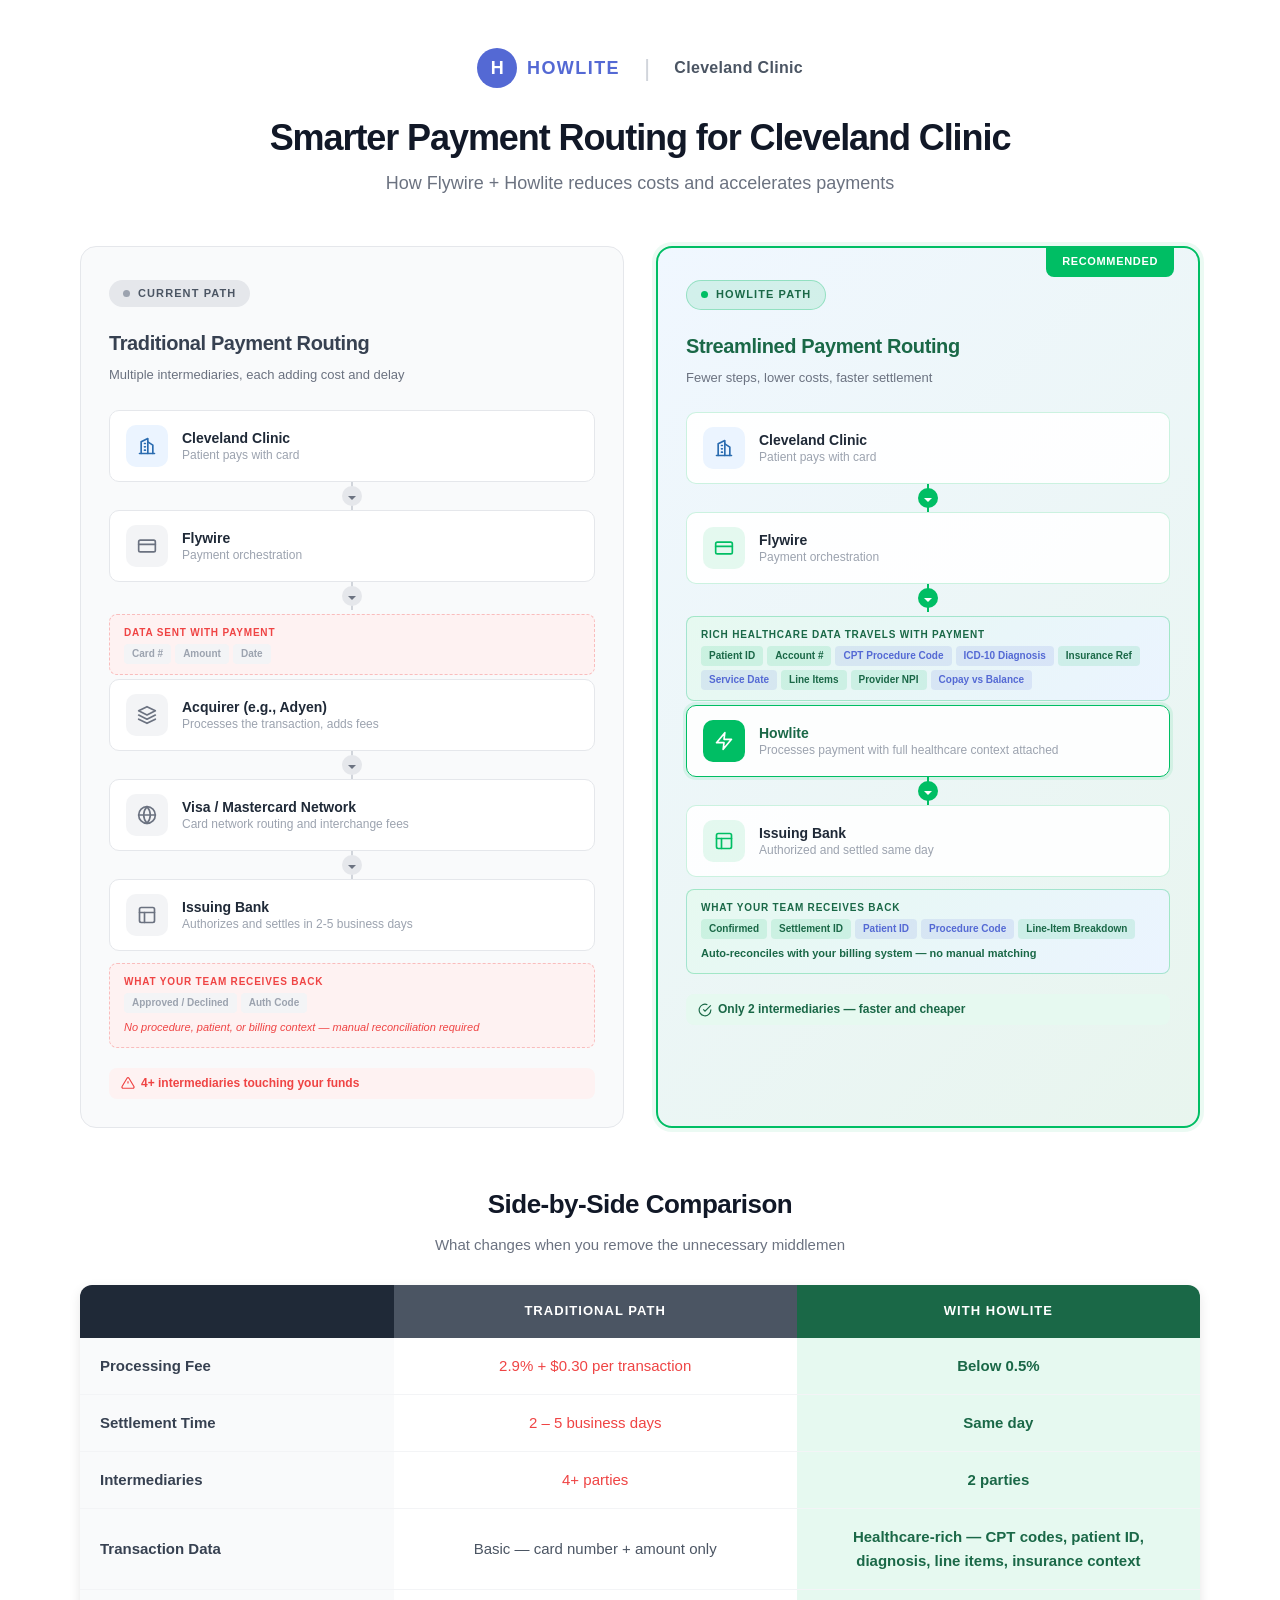
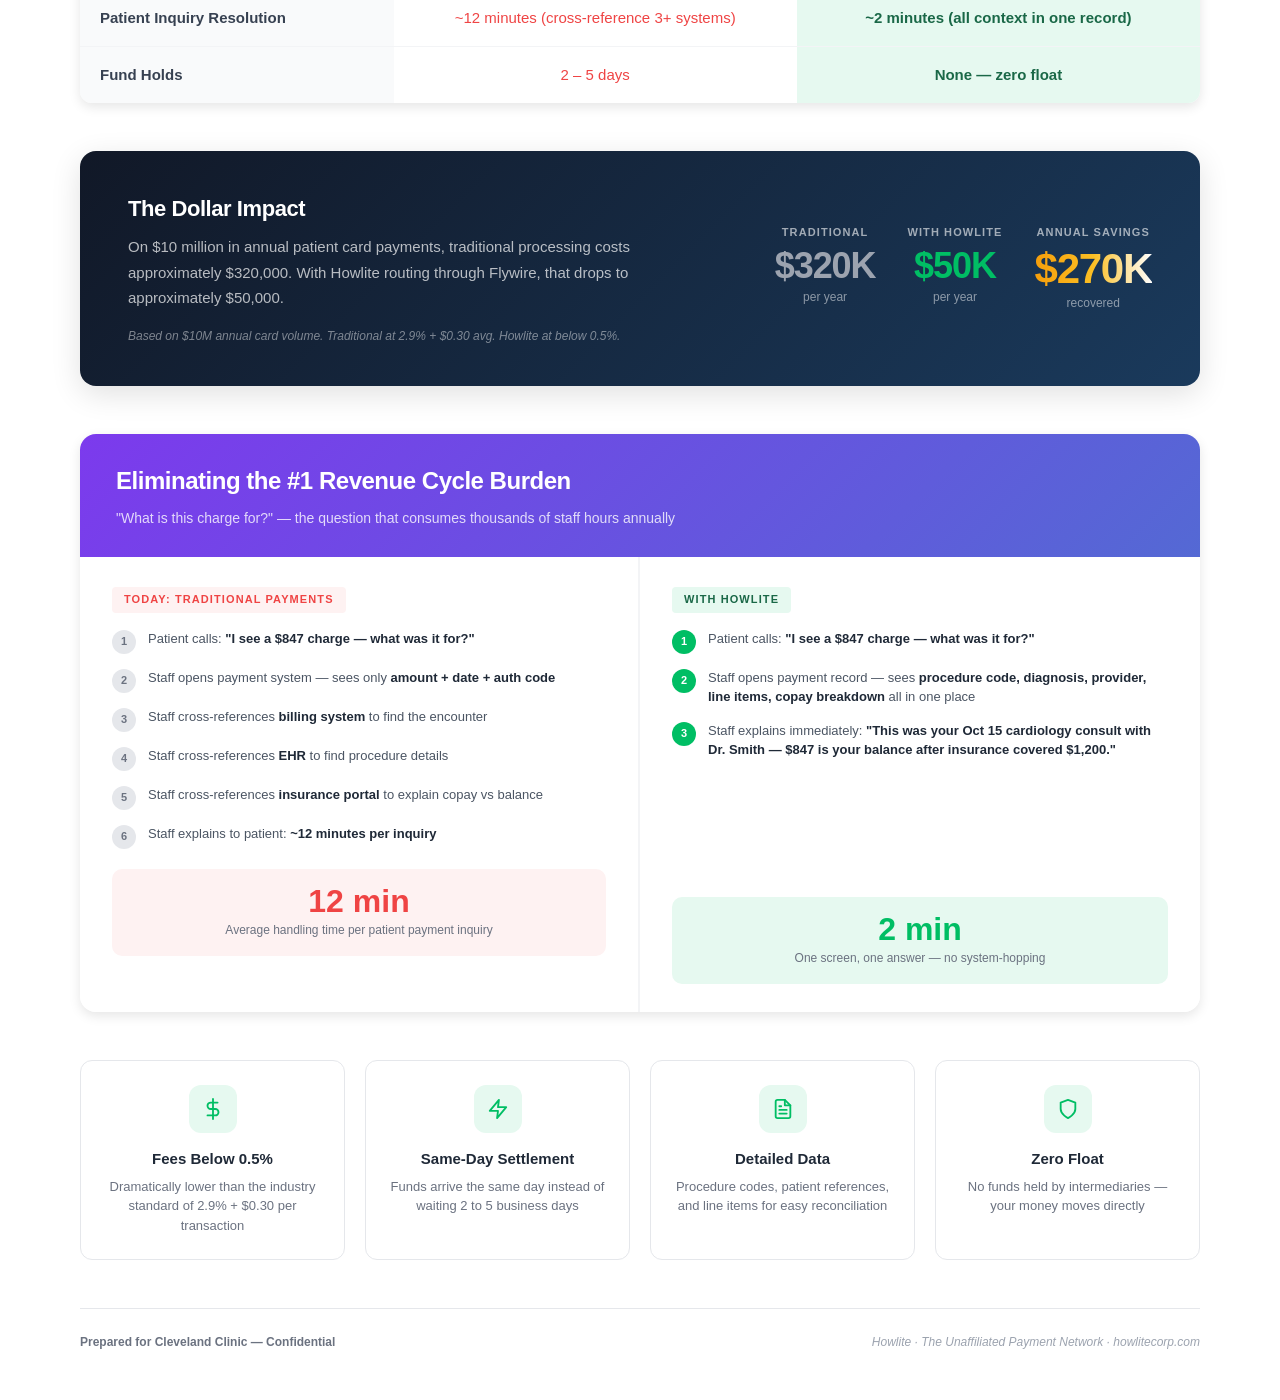
<file: assets/rv/f1.html>
<!DOCTYPE html>
<html lang="en">
<head>
<meta charset="UTF-8">
<meta name="viewport" content="width=device-width, initial-scale=1.0">
<title>Smarter Payment Routing for Cleveland Clinic</title>
<style>
  /* ── Reset & Base ── */
  *, *::before, *::after { box-sizing: border-box; margin: 0; padding: 0; }

  :root {
    --blue-dark: #1a3a5c;
    --blue-mid: #2b6cb0;
    --blue-light: #ebf4ff;
    --blue-accent: #5469d4;
    --green-dark: #1a6847;
    --green-mid: #22a06b;
    --green-light: #e6f9f0;
    --green-accent: #00be64;
    --gray-50: #f9fafb;
    --gray-100: #f3f4f6;
    --gray-200: #e5e7eb;
    --gray-300: #d1d5db;
    --gray-400: #9ca3af;
    --gray-500: #6b7280;
    --gray-600: #4b5563;
    --gray-700: #374151;
    --gray-800: #1f2937;
    --gray-900: #111827;
    --red-soft: #fef2f2;
    --red-mid: #ef4444;
    --amber-soft: #fffbeb;
    --amber-mid: #f59e0b;
    --white: #ffffff;
    --shadow-sm: 0 1px 3px rgba(0,0,0,0.08);
    --shadow-md: 0 4px 12px rgba(0,0,0,0.1);
    --shadow-lg: 0 8px 30px rgba(0,0,0,0.12);
  }

  html {
    font-size: 16px;
    -webkit-font-smoothing: antialiased;
    -moz-osx-font-smoothing: grayscale;
  }

  body {
    font-family: -apple-system, BlinkMacSystemFont, 'Segoe UI', Roboto, 'Helvetica Neue', Arial, sans-serif;
    color: var(--gray-800);
    background: var(--white);
    line-height: 1.6;
  }

  /* ── Page Container ── */
  .page {
    max-width: 1200px;
    margin: 0 auto;
    padding: 48px 40px 32px;
  }

  /* ── Header ── */
  .header {
    text-align: center;
    margin-bottom: 48px;
  }

  .header-logos {
    display: flex;
    align-items: center;
    justify-content: center;
    gap: 24px;
    margin-bottom: 28px;
  }

  .logo-howlite {
    display: inline-flex;
    align-items: center;
    gap: 10px;
  }

  .logo-howlite-mark {
    width: 40px;
    height: 40px;
    border-radius: 50%;
    background: var(--blue-accent);
    display: flex;
    align-items: center;
    justify-content: center;
    color: white;
    font-weight: 800;
    font-size: 18px;
    letter-spacing: -0.5px;
  }

  .logo-howlite-text {
    font-size: 18px;
    font-weight: 700;
    letter-spacing: 0.08em;
    color: var(--blue-accent);
  }

  .logo-separator {
    color: var(--gray-300);
    font-size: 24px;
    font-weight: 200;
  }

  .logo-cc {
    font-size: 16px;
    font-weight: 600;
    color: var(--gray-600);
    letter-spacing: 0.02em;
  }

  .header h1 {
    font-size: 36px;
    font-weight: 800;
    color: var(--gray-900);
    letter-spacing: -0.03em;
    line-height: 1.2;
    margin-bottom: 10px;
  }

  .header .subtitle {
    font-size: 18px;
    color: var(--gray-500);
    font-weight: 400;
    max-width: 600px;
    margin: 0 auto;
  }

  /* ── Flow Section ── */
  .flows {
    display: grid;
    grid-template-columns: 1fr 1fr;
    gap: 32px;
    margin-bottom: 56px;
  }

  .flow-panel {
    border-radius: 16px;
    padding: 32px 28px 28px;
    position: relative;
    overflow: hidden;
  }

  .flow-panel--traditional {
    background: var(--gray-50);
    border: 1px solid var(--gray-200);
  }

  .flow-panel--howlite {
    background: linear-gradient(135deg, #f0f7ff 0%, #e8f5ee 100%);
    border: 2px solid var(--green-accent);
    box-shadow: 0 0 0 4px rgba(0, 190, 100, 0.08);
  }

  .flow-label {
    display: inline-flex;
    align-items: center;
    gap: 8px;
    font-size: 11px;
    font-weight: 700;
    letter-spacing: 0.1em;
    text-transform: uppercase;
    padding: 5px 14px;
    border-radius: 20px;
    margin-bottom: 20px;
  }

  .flow-label--traditional {
    background: var(--gray-200);
    color: var(--gray-600);
  }

  .flow-label--howlite {
    background: rgba(0, 190, 100, 0.12);
    color: var(--green-dark);
    border: 1px solid rgba(0, 190, 100, 0.3);
  }

  .flow-label-dot {
    width: 7px;
    height: 7px;
    border-radius: 50%;
  }

  .flow-title {
    font-size: 20px;
    font-weight: 700;
    margin-bottom: 6px;
    letter-spacing: -0.02em;
  }

  .flow-panel--traditional .flow-title { color: var(--gray-700); }
  .flow-panel--howlite .flow-title { color: var(--green-dark); }

  .flow-subtitle {
    font-size: 13px;
    color: var(--gray-500);
    margin-bottom: 24px;
  }

  /* ── Flow Nodes ── */
  .flow-nodes {
    display: flex;
    flex-direction: column;
    gap: 0;
  }

  .flow-node {
    display: flex;
    align-items: center;
    gap: 14px;
    padding: 14px 16px;
    border-radius: 10px;
    background: var(--white);
    border: 1px solid var(--gray-200);
    position: relative;
  }

  .flow-panel--howlite .flow-node {
    border-color: rgba(0, 190, 100, 0.2);
    background: rgba(255, 255, 255, 0.9);
  }

  .flow-node-icon {
    width: 42px;
    height: 42px;
    border-radius: 10px;
    display: flex;
    align-items: center;
    justify-content: center;
    flex-shrink: 0;
    font-size: 18px;
  }

  .flow-panel--traditional .flow-node-icon {
    background: var(--gray-100);
    color: var(--gray-500);
  }

  .flow-panel--howlite .flow-node-icon {
    background: rgba(0, 190, 100, 0.1);
    color: var(--green-accent);
  }

  .flow-node-icon--clinic {
    background: var(--blue-light) !important;
    color: var(--blue-mid) !important;
  }

  .flow-node-text {
    flex: 1;
  }

  .flow-node-name {
    font-size: 14px;
    font-weight: 600;
    color: var(--gray-800);
    line-height: 1.3;
  }

  .flow-node-desc {
    font-size: 12px;
    color: var(--gray-400);
    line-height: 1.4;
  }

  .flow-connector {
    display: flex;
    align-items: center;
    justify-content: center;
    height: 28px;
    position: relative;
  }

  .flow-connector::before {
    content: '';
    position: absolute;
    left: 50%;
    top: 0;
    bottom: 0;
    width: 2px;
    transform: translateX(-50%);
  }

  .flow-panel--traditional .flow-connector::before {
    background: var(--gray-300);
  }

  .flow-panel--howlite .flow-connector::before {
    background: var(--green-accent);
  }

  .flow-connector-arrow {
    width: 20px;
    height: 20px;
    border-radius: 50%;
    display: flex;
    align-items: center;
    justify-content: center;
    z-index: 1;
    font-size: 10px;
  }

  .flow-panel--traditional .flow-connector-arrow {
    background: var(--gray-200);
    color: var(--gray-500);
  }

  .flow-panel--howlite .flow-connector-arrow {
    background: var(--green-accent);
    color: var(--white);
  }

  /* Arrow SVG */
  .arrow-down {
    display: inline-block;
    width: 10px;
    height: 10px;
  }

  /* ── Node count badge ── */
  .node-count {
    display: inline-flex;
    align-items: center;
    gap: 6px;
    font-size: 12px;
    font-weight: 600;
    margin-top: 16px;
    padding: 6px 12px;
    border-radius: 8px;
  }

  .node-count--traditional {
    background: var(--red-soft);
    color: var(--red-mid);
  }

  .node-count--howlite {
    background: var(--green-light);
    color: var(--green-dark);
  }

  /* ── Recommended badge ── */
  .recommended-badge {
    position: absolute;
    top: -1px;
    right: 24px;
    background: var(--green-accent);
    color: white;
    font-size: 11px;
    font-weight: 700;
    letter-spacing: 0.06em;
    padding: 6px 16px;
    border-radius: 0 0 8px 8px;
    text-transform: uppercase;
  }

  /* ── Comparison Section ── */
  .comparison {
    margin-bottom: 48px;
  }

  .comparison h2 {
    text-align: center;
    font-size: 26px;
    font-weight: 700;
    color: var(--gray-900);
    margin-bottom: 8px;
    letter-spacing: -0.02em;
  }

  .comparison-sub {
    text-align: center;
    font-size: 15px;
    color: var(--gray-500);
    margin-bottom: 28px;
  }

  .comparison-table {
    width: 100%;
    border-collapse: separate;
    border-spacing: 0;
    border-radius: 12px;
    overflow: hidden;
    box-shadow: var(--shadow-md);
  }

  .comparison-table thead th {
    padding: 16px 20px;
    font-size: 13px;
    font-weight: 700;
    text-transform: uppercase;
    letter-spacing: 0.08em;
  }

  .comparison-table thead th:first-child {
    background: var(--gray-800);
    color: var(--white);
    text-align: left;
    width: 28%;
  }

  .comparison-table thead th:nth-child(2) {
    background: var(--gray-600);
    color: var(--white);
    text-align: center;
    width: 36%;
  }

  .comparison-table thead th:nth-child(3) {
    background: var(--green-dark);
    color: var(--white);
    text-align: center;
    width: 36%;
  }

  .comparison-table tbody td {
    padding: 16px 20px;
    font-size: 15px;
    border-bottom: 1px solid var(--gray-100);
    vertical-align: middle;
  }

  .comparison-table tbody td:first-child {
    font-weight: 600;
    color: var(--gray-700);
    background: var(--gray-50);
  }

  .comparison-table tbody td:nth-child(2) {
    text-align: center;
    color: var(--gray-600);
    background: var(--white);
  }

  .comparison-table tbody td:nth-child(3) {
    text-align: center;
    color: var(--green-dark);
    font-weight: 600;
    background: var(--green-light);
  }

  .comparison-table tbody tr:last-child td {
    border-bottom: none;
  }

  .val-bad {
    color: var(--red-mid) !important;
    font-weight: 500;
  }

  .val-good {
    color: var(--green-dark) !important;
    font-weight: 600;
  }

  /* ── Dollar Impact ── */
  .impact {
    background: linear-gradient(135deg, var(--gray-900) 0%, var(--blue-dark) 100%);
    border-radius: 16px;
    padding: 40px 48px;
    margin-bottom: 48px;
    color: white;
    display: grid;
    grid-template-columns: 1fr auto;
    gap: 40px;
    align-items: center;
    box-shadow: var(--shadow-lg);
  }

  .impact-text h3 {
    font-size: 22px;
    font-weight: 700;
    margin-bottom: 8px;
    letter-spacing: -0.02em;
  }

  .impact-text p {
    font-size: 15px;
    color: rgba(255,255,255,0.7);
    line-height: 1.7;
    max-width: 520px;
  }

  .impact-numbers {
    display: flex;
    gap: 32px;
    text-align: center;
  }

  .impact-num-block {
    display: flex;
    flex-direction: column;
    align-items: center;
  }

  .impact-num-label {
    font-size: 11px;
    font-weight: 600;
    text-transform: uppercase;
    letter-spacing: 0.1em;
    margin-bottom: 6px;
    opacity: 0.6;
  }

  .impact-num {
    font-size: 36px;
    font-weight: 800;
    letter-spacing: -0.03em;
    line-height: 1;
    margin-bottom: 4px;
  }

  .impact-num--trad { color: var(--gray-400); }
  .impact-num--howlite { color: var(--green-accent); }
  .impact-num--savings {
    color: var(--amber-mid);
    font-size: 42px;
  }

  .impact-num-context {
    font-size: 12px;
    opacity: 0.5;
    font-weight: 500;
  }

  .impact-basis {
    font-size: 12px;
    opacity: 0.45;
    margin-top: 16px;
    font-style: italic;
  }

  /* ── Data Packet (inline flow annotation) ── */
  .data-packet {
    margin: 4px 0;
    padding: 10px 14px;
    border-radius: 8px;
    font-size: 11px;
    line-height: 1.6;
    position: relative;
  }

  .data-packet--thin {
    background: var(--red-soft);
    border: 1px dashed rgba(239, 68, 68, 0.3);
    color: var(--gray-500);
  }

  .data-packet--thin .data-packet-label {
    color: var(--red-mid);
    font-weight: 700;
    font-size: 10px;
    text-transform: uppercase;
    letter-spacing: 0.08em;
    display: block;
    margin-bottom: 3px;
  }

  .data-packet--rich {
    background: linear-gradient(135deg, #e6f9f0 0%, #ebf4ff 100%);
    border: 1px solid rgba(0, 190, 100, 0.3);
    color: var(--gray-700);
  }

  .data-packet--rich .data-packet-label {
    color: var(--green-dark);
    font-weight: 700;
    font-size: 10px;
    text-transform: uppercase;
    letter-spacing: 0.08em;
    display: block;
    margin-bottom: 3px;
  }

  .data-packet-items {
    display: flex;
    flex-wrap: wrap;
    gap: 4px;
  }

  .data-tag {
    display: inline-block;
    padding: 2px 8px;
    border-radius: 4px;
    font-size: 10px;
    font-weight: 600;
  }

  .data-tag--dim {
    background: var(--gray-100);
    color: var(--gray-400);
  }

  .data-tag--bright {
    background: rgba(0, 190, 100, 0.12);
    color: var(--green-dark);
  }

  .data-tag--highlight {
    background: rgba(84, 105, 212, 0.12);
    color: var(--blue-accent);
  }

  /* ── Inquiry Burden Section ── */
  .inquiry-section {
    margin-bottom: 48px;
    border-radius: 16px;
    overflow: hidden;
    box-shadow: var(--shadow-md);
  }

  .inquiry-header {
    background: linear-gradient(135deg, #7c3aed 0%, #5469d4 100%);
    padding: 28px 36px;
    color: white;
  }

  .inquiry-header h2 {
    font-size: 24px;
    font-weight: 800;
    margin-bottom: 6px;
    letter-spacing: -0.02em;
  }

  .inquiry-header p {
    font-size: 14px;
    opacity: 0.8;
  }

  .inquiry-body {
    display: grid;
    grid-template-columns: 1fr 1fr;
    background: white;
  }

  .inquiry-col {
    padding: 28px 32px;
  }

  .inquiry-col--before {
    border-right: 2px solid var(--gray-100);
  }

  .inquiry-col-label {
    font-size: 11px;
    font-weight: 700;
    text-transform: uppercase;
    letter-spacing: 0.1em;
    margin-bottom: 16px;
    padding: 4px 12px;
    border-radius: 4px;
    display: inline-block;
  }

  .inquiry-col--before .inquiry-col-label {
    background: var(--red-soft);
    color: var(--red-mid);
  }

  .inquiry-col--after .inquiry-col-label {
    background: var(--green-light);
    color: var(--green-dark);
  }

  .inquiry-step {
    display: flex;
    align-items: flex-start;
    gap: 12px;
    margin-bottom: 14px;
  }

  .inquiry-step-num {
    width: 24px;
    height: 24px;
    border-radius: 50%;
    display: flex;
    align-items: center;
    justify-content: center;
    font-size: 11px;
    font-weight: 700;
    flex-shrink: 0;
    margin-top: 1px;
  }

  .inquiry-col--before .inquiry-step-num {
    background: var(--gray-200);
    color: var(--gray-500);
  }

  .inquiry-col--after .inquiry-step-num {
    background: var(--green-accent);
    color: white;
  }

  .inquiry-step-text {
    font-size: 13px;
    color: var(--gray-600);
    line-height: 1.5;
  }

  .inquiry-step-text strong {
    color: var(--gray-800);
  }

  .inquiry-stat {
    margin-top: 20px;
    padding: 16px 20px;
    border-radius: 10px;
    text-align: center;
  }

  .inquiry-col--before .inquiry-stat {
    background: var(--red-soft);
  }

  .inquiry-col--after .inquiry-stat {
    background: var(--green-light);
  }

  .inquiry-stat-num {
    font-size: 32px;
    font-weight: 800;
    line-height: 1;
    margin-bottom: 4px;
  }

  .inquiry-col--before .inquiry-stat-num {
    color: var(--red-mid);
  }

  .inquiry-col--after .inquiry-stat-num {
    color: var(--green-accent);
  }

  .inquiry-stat-desc {
    font-size: 12px;
    color: var(--gray-500);
  }

  /* ── Key Benefits Strip ── */
  .benefits {
    display: grid;
    grid-template-columns: repeat(4, 1fr);
    gap: 20px;
    margin-bottom: 48px;
  }

  .benefit-card {
    background: var(--white);
    border: 1px solid var(--gray-200);
    border-radius: 12px;
    padding: 24px 20px;
    text-align: center;
    transition: box-shadow 0.2s ease, border-color 0.2s ease;
  }

  .benefit-card:hover {
    box-shadow: var(--shadow-md);
    border-color: var(--green-accent);
  }

  .benefit-icon {
    width: 48px;
    height: 48px;
    border-radius: 12px;
    background: var(--green-light);
    color: var(--green-accent);
    display: flex;
    align-items: center;
    justify-content: center;
    margin: 0 auto 14px;
    font-size: 20px;
  }

  .benefit-title {
    font-size: 15px;
    font-weight: 700;
    color: var(--gray-800);
    margin-bottom: 6px;
  }

  .benefit-desc {
    font-size: 13px;
    color: var(--gray-500);
    line-height: 1.5;
  }

  /* ── Spark / Pulse animation ── */
  @keyframes pulse-glow {
    0%, 100% { box-shadow: 0 0 0 4px rgba(0, 190, 100, 0.08); }
    50% { box-shadow: 0 0 0 8px rgba(0, 190, 100, 0.15), 0 0 20px rgba(0, 190, 100, 0.1); }
  }

  .flow-panel--howlite {
    animation: pulse-glow 3s ease-in-out infinite;
  }

  @keyframes shimmer {
    0% { background-position: -200% center; }
    100% { background-position: 200% center; }
  }

  .savings-shimmer {
    background: linear-gradient(90deg, #f59e0b 0%, #fbbf24 25%, #fff 50%, #fbbf24 75%, #f59e0b 100%);
    background-size: 200% auto;
    -webkit-background-clip: text;
    -webkit-text-fill-color: transparent;
    background-clip: text;
    animation: shimmer 3s linear infinite;
  }

  /* ── Footer ── */
  .footer {
    text-align: center;
    padding: 24px 0 16px;
    border-top: 1px solid var(--gray-200);
    font-size: 12px;
    color: var(--gray-400);
    display: flex;
    justify-content: space-between;
    align-items: center;
  }

  .footer-left {
    font-weight: 600;
    color: var(--gray-500);
  }

  .footer-right {
    font-style: italic;
  }

  /* ── Print Styles ── */
  @media print {
    body { background: white; }
    .page { padding: 24px 20px; max-width: 100%; }
    .flow-panel--howlite { box-shadow: none; }
    .impact { box-shadow: none; }
    .benefit-card { break-inside: avoid; }
    .comparison-table { box-shadow: none; border: 1px solid var(--gray-300); }
  }

  @media (max-width: 900px) {
    .flows { grid-template-columns: 1fr; }
    .impact { grid-template-columns: 1fr; text-align: center; }
    .impact-numbers { justify-content: center; }
    .benefits { grid-template-columns: repeat(2, 1fr); }
  }
</style>
</head>
<body>

<div class="page">

  <!-- ═══ Header ═══ -->
  <header class="header">
    <div class="header-logos">
      <div class="logo-howlite">
        <div class="logo-howlite-mark">H</div>
        <div class="logo-howlite-text">HOWLITE</div>
      </div>
      <span class="logo-separator">|</span>
      <div class="logo-cc">Cleveland Clinic</div>
    </div>
    <h1>Smarter Payment Routing for Cleveland Clinic</h1>
    <p class="subtitle">How Flywire + Howlite reduces costs and accelerates payments</p>
  </header>

  <!-- ═══ Side-by-Side Flows ═══ -->
  <div class="flows">

    <!-- Traditional Path -->
    <div class="flow-panel flow-panel--traditional">
      <div class="flow-label flow-label--traditional">
        <span class="flow-label-dot" style="background: var(--gray-400);"></span>
        Current Path
      </div>
      <div class="flow-title">Traditional Payment Routing</div>
      <p class="flow-subtitle">Multiple intermediaries, each adding cost and delay</p>

      <div class="flow-nodes">
        <div class="flow-node">
          <div class="flow-node-icon flow-node-icon--clinic">
            <!-- Hospital icon -->
            <svg width="20" height="20" viewBox="0 0 24 24" fill="none" stroke="currentColor" stroke-width="2" stroke-linecap="round" stroke-linejoin="round"><path d="M3 21h18"/><path d="M5 21V7l8-4v18"/><path d="M19 21V11l-6-4"/><path d="M9 9h1"/><path d="M9 13h1"/><path d="M9 17h1"/></svg>
          </div>
          <div class="flow-node-text">
            <div class="flow-node-name">Cleveland Clinic</div>
            <div class="flow-node-desc">Patient pays with card</div>
          </div>
        </div>

        <div class="flow-connector"><div class="flow-connector-arrow"><svg class="arrow-down" viewBox="0 0 10 10" fill="currentColor"><path d="M5 0v8M1 5l4 4 4-4"/></svg></div></div>

        <div class="flow-node">
          <div class="flow-node-icon">
            <svg width="20" height="20" viewBox="0 0 24 24" fill="none" stroke="currentColor" stroke-width="2" stroke-linecap="round" stroke-linejoin="round"><rect x="2" y="5" width="20" height="14" rx="2"/><line x1="2" y1="10" x2="22" y2="10"/></svg>
          </div>
          <div class="flow-node-text">
            <div class="flow-node-name">Flywire</div>
            <div class="flow-node-desc">Payment orchestration</div>
          </div>
        </div>

        <div class="flow-connector"><div class="flow-connector-arrow"><svg class="arrow-down" viewBox="0 0 10 10" fill="currentColor"><path d="M5 0v8M1 5l4 4 4-4"/></svg></div></div>

        <div class="data-packet data-packet--thin">
          <span class="data-packet-label">Data sent with payment</span>
          <div class="data-packet-items">
            <span class="data-tag data-tag--dim">Card #</span>
            <span class="data-tag data-tag--dim">Amount</span>
            <span class="data-tag data-tag--dim">Date</span>
          </div>
        </div>

        <div class="flow-node">
          <div class="flow-node-icon">
            <svg width="20" height="20" viewBox="0 0 24 24" fill="none" stroke="currentColor" stroke-width="2" stroke-linecap="round" stroke-linejoin="round"><path d="M12 2L2 7l10 5 10-5-10-5z"/><path d="M2 17l10 5 10-5"/><path d="M2 12l10 5 10-5"/></svg>
          </div>
          <div class="flow-node-text">
            <div class="flow-node-name">Acquirer (e.g., Adyen)</div>
            <div class="flow-node-desc">Processes the transaction, adds fees</div>
          </div>
        </div>

        <div class="flow-connector"><div class="flow-connector-arrow"><svg class="arrow-down" viewBox="0 0 10 10" fill="currentColor"><path d="M5 0v8M1 5l4 4 4-4"/></svg></div></div>

        <div class="flow-node">
          <div class="flow-node-icon">
            <svg width="20" height="20" viewBox="0 0 24 24" fill="none" stroke="currentColor" stroke-width="2" stroke-linecap="round" stroke-linejoin="round"><circle cx="12" cy="12" r="10"/><path d="M2 12h20"/><path d="M12 2a15.3 15.3 0 0 1 4 10 15.3 15.3 0 0 1-4 10 15.3 15.3 0 0 1-4-10 15.3 15.3 0 0 1 4-10z"/></svg>
          </div>
          <div class="flow-node-text">
            <div class="flow-node-name">Visa / Mastercard Network</div>
            <div class="flow-node-desc">Card network routing and interchange fees</div>
          </div>
        </div>

        <div class="flow-connector"><div class="flow-connector-arrow"><svg class="arrow-down" viewBox="0 0 10 10" fill="currentColor"><path d="M5 0v8M1 5l4 4 4-4"/></svg></div></div>

        <div class="flow-node">
          <div class="flow-node-icon">
            <svg width="20" height="20" viewBox="0 0 24 24" fill="none" stroke="currentColor" stroke-width="2" stroke-linecap="round" stroke-linejoin="round"><rect x="3" y="3" width="18" height="18" rx="2"/><path d="M3 9h18"/><path d="M9 21V9"/></svg>
          </div>
          <div class="flow-node-text">
            <div class="flow-node-name">Issuing Bank</div>
            <div class="flow-node-desc">Authorizes and settles in 2-5 business days</div>
          </div>
        </div>

        <div class="data-packet data-packet--thin" style="margin-top: 12px;">
          <span class="data-packet-label">What your team receives back</span>
          <div class="data-packet-items">
            <span class="data-tag data-tag--dim">Approved / Declined</span>
            <span class="data-tag data-tag--dim">Auth Code</span>
          </div>
          <div style="font-size: 11px; color: var(--red-mid); margin-top: 6px; font-style: italic;">No procedure, patient, or billing context — manual reconciliation required</div>
        </div>

        <div class="node-count node-count--traditional">
          <svg width="14" height="14" viewBox="0 0 24 24" fill="none" stroke="currentColor" stroke-width="2"><path d="M10.29 3.86L1.82 18a2 2 0 0 0 1.71 3h16.94a2 2 0 0 0 1.71-3L13.71 3.86a2 2 0 0 0-3.42 0z"/><line x1="12" y1="9" x2="12" y2="13"/><line x1="12" y1="17" x2="12.01" y2="17"/></svg>
          4+ intermediaries touching your funds
        </div>
      </div>
    </div>

    <!-- Howlite Path -->
    <div class="flow-panel flow-panel--howlite">
      <div class="recommended-badge">Recommended</div>
      <div class="flow-label flow-label--howlite">
        <span class="flow-label-dot" style="background: var(--green-accent);"></span>
        Howlite Path
      </div>
      <div class="flow-title">Streamlined Payment Routing</div>
      <p class="flow-subtitle">Fewer steps, lower costs, faster settlement</p>

      <div class="flow-nodes">
        <div class="flow-node">
          <div class="flow-node-icon flow-node-icon--clinic">
            <svg width="20" height="20" viewBox="0 0 24 24" fill="none" stroke="currentColor" stroke-width="2" stroke-linecap="round" stroke-linejoin="round"><path d="M3 21h18"/><path d="M5 21V7l8-4v18"/><path d="M19 21V11l-6-4"/><path d="M9 9h1"/><path d="M9 13h1"/><path d="M9 17h1"/></svg>
          </div>
          <div class="flow-node-text">
            <div class="flow-node-name">Cleveland Clinic</div>
            <div class="flow-node-desc">Patient pays with card</div>
          </div>
        </div>

        <div class="flow-connector"><div class="flow-connector-arrow"><svg class="arrow-down" viewBox="0 0 10 10" fill="currentColor"><path d="M5 0v8M1 5l4 4 4-4"/></svg></div></div>

        <div class="flow-node">
          <div class="flow-node-icon">
            <svg width="20" height="20" viewBox="0 0 24 24" fill="none" stroke="currentColor" stroke-width="2" stroke-linecap="round" stroke-linejoin="round"><rect x="2" y="5" width="20" height="14" rx="2"/><line x1="2" y1="10" x2="22" y2="10"/></svg>
          </div>
          <div class="flow-node-text">
            <div class="flow-node-name">Flywire</div>
            <div class="flow-node-desc">Payment orchestration</div>
          </div>
        </div>

        <div class="flow-connector"><div class="flow-connector-arrow"><svg class="arrow-down" viewBox="0 0 10 10" fill="currentColor"><path d="M5 0v8M1 5l4 4 4-4"/></svg></div></div>

        <div class="data-packet data-packet--rich">
          <span class="data-packet-label">Rich healthcare data travels with payment</span>
          <div class="data-packet-items">
            <span class="data-tag data-tag--bright">Patient ID</span>
            <span class="data-tag data-tag--bright">Account #</span>
            <span class="data-tag data-tag--highlight">CPT Procedure Code</span>
            <span class="data-tag data-tag--highlight">ICD-10 Diagnosis</span>
            <span class="data-tag data-tag--bright">Insurance Ref</span>
            <span class="data-tag data-tag--highlight">Service Date</span>
            <span class="data-tag data-tag--bright">Line Items</span>
            <span class="data-tag data-tag--bright">Provider NPI</span>
            <span class="data-tag data-tag--highlight">Copay vs Balance</span>
          </div>
        </div>

        <div class="flow-node" style="border-color: var(--green-accent); box-shadow: 0 0 0 3px rgba(0, 190, 100, 0.1);">
          <div class="flow-node-icon" style="background: var(--green-accent); color: white;">
            <svg width="20" height="20" viewBox="0 0 24 24" fill="none" stroke="currentColor" stroke-width="2" stroke-linecap="round" stroke-linejoin="round"><polygon points="13 2 3 14 12 14 11 22 21 10 12 10 13 2"/></svg>
          </div>
          <div class="flow-node-text">
            <div class="flow-node-name" style="color: var(--green-dark);">Howlite</div>
            <div class="flow-node-desc">Processes payment with full healthcare context attached</div>
          </div>
        </div>

        <div class="flow-connector"><div class="flow-connector-arrow"><svg class="arrow-down" viewBox="0 0 10 10" fill="currentColor"><path d="M5 0v8M1 5l4 4 4-4"/></svg></div></div>

        <div class="flow-node">
          <div class="flow-node-icon">
            <svg width="20" height="20" viewBox="0 0 24 24" fill="none" stroke="currentColor" stroke-width="2" stroke-linecap="round" stroke-linejoin="round"><rect x="3" y="3" width="18" height="18" rx="2"/><path d="M3 9h18"/><path d="M9 21V9"/></svg>
          </div>
          <div class="flow-node-text">
            <div class="flow-node-name">Issuing Bank</div>
            <div class="flow-node-desc">Authorized and settled same day</div>
          </div>
        </div>

        <div class="data-packet data-packet--rich" style="margin-top: 12px;">
          <span class="data-packet-label">What your team receives back</span>
          <div class="data-packet-items">
            <span class="data-tag data-tag--bright">Confirmed</span>
            <span class="data-tag data-tag--bright">Settlement ID</span>
            <span class="data-tag data-tag--highlight">Patient ID</span>
            <span class="data-tag data-tag--highlight">Procedure Code</span>
            <span class="data-tag data-tag--bright">Line-Item Breakdown</span>
          </div>
          <div style="font-size: 11px; color: var(--green-dark); margin-top: 6px; font-weight: 600;">Auto-reconciles with your billing system — no manual matching</div>
        </div>

        <div class="node-count node-count--howlite">
          <svg width="14" height="14" viewBox="0 0 24 24" fill="none" stroke="currentColor" stroke-width="2"><path d="M22 11.08V12a10 10 0 1 1-5.93-9.14"/><polyline points="22 4 12 14.01 9 11.01"/></svg>
          Only 2 intermediaries &mdash; faster and cheaper
        </div>
      </div>
    </div>

  </div>

  <!-- ═══ Comparison Table ═══ -->
  <div class="comparison">
    <h2>Side-by-Side Comparison</h2>
    <p class="comparison-sub">What changes when you remove the unnecessary middlemen</p>

    <table class="comparison-table">
      <thead>
        <tr>
          <th></th>
          <th>Traditional Path</th>
          <th>With Howlite</th>
        </tr>
      </thead>
      <tbody>
        <tr>
          <td>Processing Fee</td>
          <td class="val-bad">2.9% + $0.30 per transaction</td>
          <td class="val-good">Below 0.5%</td>
        </tr>
        <tr>
          <td>Settlement Time</td>
          <td class="val-bad">2 &ndash; 5 business days</td>
          <td class="val-good">Same day</td>
        </tr>
        <tr>
          <td>Intermediaries</td>
          <td class="val-bad">4+ parties</td>
          <td class="val-good">2 parties</td>
        </tr>
        <tr>
          <td>Transaction Data</td>
          <td>Basic &mdash; card number + amount only</td>
          <td class="val-good">Healthcare-rich &mdash; CPT codes, patient ID, diagnosis, line items, insurance context</td>
        </tr>
        <tr>
          <td>Patient Inquiry Resolution</td>
          <td class="val-bad">~12 minutes (cross-reference 3+ systems)</td>
          <td class="val-good">~2 minutes (all context in one record)</td>
        </tr>
        <tr>
          <td>Fund Holds</td>
          <td class="val-bad">2 &ndash; 5 days</td>
          <td class="val-good">None &mdash; zero float</td>
        </tr>
      </tbody>
    </table>
  </div>

  <!-- ═══ Dollar Impact ═══ -->
  <div class="impact">
    <div class="impact-text">
      <h3>The Dollar Impact</h3>
      <p>On $10 million in annual patient card payments, traditional processing costs approximately $320,000. With Howlite routing through Flywire, that drops to approximately $50,000.</p>
      <div class="impact-basis">Based on $10M annual card volume. Traditional at 2.9% + $0.30 avg. Howlite at below 0.5%.</div>
    </div>
    <div class="impact-numbers">
      <div class="impact-num-block">
        <div class="impact-num-label">Traditional</div>
        <div class="impact-num impact-num--trad">$320K</div>
        <div class="impact-num-context">per year</div>
      </div>
      <div class="impact-num-block">
        <div class="impact-num-label">With Howlite</div>
        <div class="impact-num impact-num--howlite">$50K</div>
        <div class="impact-num-context">per year</div>
      </div>
      <div class="impact-num-block">
        <div class="impact-num-label">Annual Savings</div>
        <div class="impact-num impact-num--savings savings-shimmer">$270K</div>
        <div class="impact-num-context">recovered</div>
      </div>
    </div>
  </div>

  <!-- ═══ Patient Inquiry Burden ═══ -->
  <div class="inquiry-section">
    <div class="inquiry-header">
      <h2>Eliminating the #1 Revenue Cycle Burden</h2>
      <p>"What is this charge for?" — the question that consumes thousands of staff hours annually</p>
    </div>
    <div class="inquiry-body">
      <div class="inquiry-col inquiry-col--before">
        <div class="inquiry-col-label">Today: Traditional Payments</div>
        <div class="inquiry-step">
          <div class="inquiry-step-num">1</div>
          <div class="inquiry-step-text">Patient calls: <strong>"I see a $847 charge — what was it for?"</strong></div>
        </div>
        <div class="inquiry-step">
          <div class="inquiry-step-num">2</div>
          <div class="inquiry-step-text">Staff opens payment system — sees only <strong>amount + date + auth code</strong></div>
        </div>
        <div class="inquiry-step">
          <div class="inquiry-step-num">3</div>
          <div class="inquiry-step-text">Staff cross-references <strong>billing system</strong> to find the encounter</div>
        </div>
        <div class="inquiry-step">
          <div class="inquiry-step-num">4</div>
          <div class="inquiry-step-text">Staff cross-references <strong>EHR</strong> to find procedure details</div>
        </div>
        <div class="inquiry-step">
          <div class="inquiry-step-num">5</div>
          <div class="inquiry-step-text">Staff cross-references <strong>insurance portal</strong> to explain copay vs balance</div>
        </div>
        <div class="inquiry-step">
          <div class="inquiry-step-num">6</div>
          <div class="inquiry-step-text">Staff explains to patient: <strong>~12 minutes per inquiry</strong></div>
        </div>
        <div class="inquiry-stat">
          <div class="inquiry-stat-num">12 min</div>
          <div class="inquiry-stat-desc">Average handling time per patient payment inquiry</div>
        </div>
      </div>
      <div class="inquiry-col inquiry-col--after">
        <div class="inquiry-col-label">With Howlite</div>
        <div class="inquiry-step">
          <div class="inquiry-step-num">1</div>
          <div class="inquiry-step-text">Patient calls: <strong>"I see a $847 charge — what was it for?"</strong></div>
        </div>
        <div class="inquiry-step">
          <div class="inquiry-step-num">2</div>
          <div class="inquiry-step-text">Staff opens payment record — sees <strong>procedure code, diagnosis, provider, line items, copay breakdown</strong> all in one place</div>
        </div>
        <div class="inquiry-step">
          <div class="inquiry-step-num">3</div>
          <div class="inquiry-step-text">Staff explains immediately: <strong>"This was your Oct 15 cardiology consult with Dr. Smith — $847 is your balance after insurance covered $1,200."</strong></div>
        </div>
        <div class="inquiry-step" style="opacity: 0;">
          <div class="inquiry-step-num">.</div>
          <div class="inquiry-step-text">&nbsp;</div>
        </div>
        <div class="inquiry-step" style="opacity: 0;">
          <div class="inquiry-step-num">.</div>
          <div class="inquiry-step-text">&nbsp;</div>
        </div>
        <div class="inquiry-step" style="opacity: 0;">
          <div class="inquiry-step-num">.</div>
          <div class="inquiry-step-text">&nbsp;</div>
        </div>
        <div class="inquiry-stat">
          <div class="inquiry-stat-num">2 min</div>
          <div class="inquiry-stat-desc">One screen, one answer — no system-hopping</div>
        </div>
      </div>
    </div>
  </div>

  <!-- ═══ Key Benefits ═══ -->
  <div class="benefits">
    <div class="benefit-card">
      <div class="benefit-icon">
        <svg width="22" height="22" viewBox="0 0 24 24" fill="none" stroke="currentColor" stroke-width="2" stroke-linecap="round" stroke-linejoin="round"><line x1="12" y1="1" x2="12" y2="23"/><path d="M17 5H9.5a3.5 3.5 0 0 0 0 7h5a3.5 3.5 0 0 1 0 7H6"/></svg>
      </div>
      <div class="benefit-title">Fees Below 0.5%</div>
      <div class="benefit-desc">Dramatically lower than the industry standard of 2.9% + $0.30 per transaction</div>
    </div>
    <div class="benefit-card">
      <div class="benefit-icon">
        <svg width="22" height="22" viewBox="0 0 24 24" fill="none" stroke="currentColor" stroke-width="2" stroke-linecap="round" stroke-linejoin="round"><polygon points="13 2 3 14 12 14 11 22 21 10 12 10 13 2"/></svg>
      </div>
      <div class="benefit-title">Same-Day Settlement</div>
      <div class="benefit-desc">Funds arrive the same day instead of waiting 2 to 5 business days</div>
    </div>
    <div class="benefit-card">
      <div class="benefit-icon">
        <svg width="22" height="22" viewBox="0 0 24 24" fill="none" stroke="currentColor" stroke-width="2" stroke-linecap="round" stroke-linejoin="round"><path d="M14 2H6a2 2 0 0 0-2 2v16a2 2 0 0 0 2 2h12a2 2 0 0 0 2-2V8z"/><polyline points="14 2 14 8 20 8"/><line x1="16" y1="13" x2="8" y2="13"/><line x1="16" y1="17" x2="8" y2="17"/><polyline points="10 9 9 9 8 9"/></svg>
      </div>
      <div class="benefit-title">Detailed Data</div>
      <div class="benefit-desc">Procedure codes, patient references, and line items for easy reconciliation</div>
    </div>
    <div class="benefit-card">
      <div class="benefit-icon">
        <svg width="22" height="22" viewBox="0 0 24 24" fill="none" stroke="currentColor" stroke-width="2" stroke-linecap="round" stroke-linejoin="round"><path d="M12 22s8-4 8-10V5l-8-3-8 3v7c0 6 8 10 8 10z"/></svg>
      </div>
      <div class="benefit-title">Zero Float</div>
      <div class="benefit-desc">No funds held by intermediaries &mdash; your money moves directly</div>
    </div>
  </div>

  <!-- ═══ Footer ═══ -->
  <footer class="footer">
    <div class="footer-left">Prepared for Cleveland Clinic &mdash; Confidential</div>
    <div class="footer-right">Howlite &middot; The Unaffiliated Payment Network &middot; howlitecorp.com</div>
  </footer>

</div>

</body>
</html>
</file>
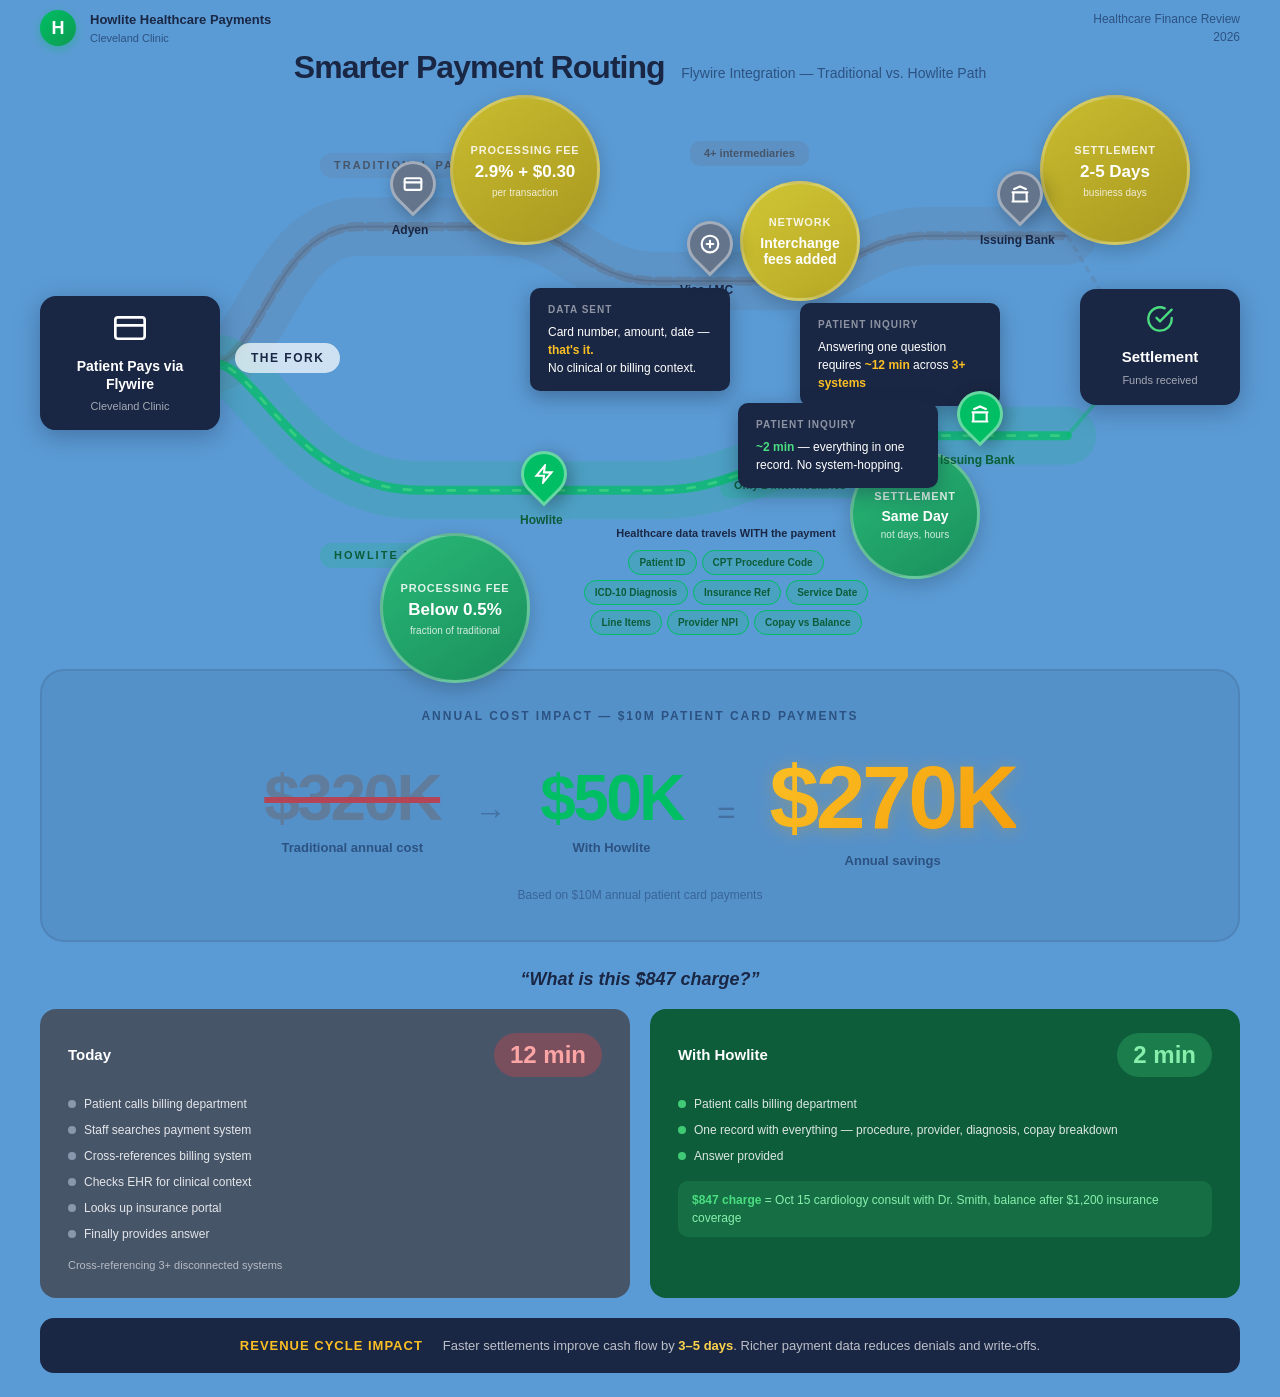
<file: assets/rv/f2.html>
<!DOCTYPE html>
<html lang="en">
<head>
<meta charset="UTF-8">
<meta name="viewport" content="width=device-width, initial-scale=1">
<title>Cleveland Clinic + Flywire + Howlite — Smarter Payment Routing</title>
<style>
  *, *::before, *::after { box-sizing: border-box; margin: 0; padding: 0; }
  html { font-size: 16px; }
  body {
    font-family: -apple-system, BlinkMacSystemFont, "Segoe UI", Roboto, "Helvetica Neue", Arial, sans-serif;
    background: #5b9bd5;
    color: #1a2744;
    line-height: 1.5;
    overflow-x: hidden;
    max-width: 100vw;
    min-height: 100vh;
  }

  .page {
    max-width: 1400px;
    margin: 0 auto;
    padding: 0 40px 0;
  }

  /* ── Header ── */
  .header {
    display: flex;
    align-items: center;
    justify-content: space-between;
    padding: 10px 0 4px;
  }
  .header-left {
    display: flex;
    align-items: center;
    gap: 14px;
  }
  .logo-mark {
    width: 36px; height: 36px;
    border-radius: 50%;
    background: linear-gradient(135deg, #00be64, #0d9b52);
    display: flex; align-items: center; justify-content: center;
    font-weight: 900; font-size: 18px; color: #fff;
    box-shadow: 0 3px 10px rgba(0,190,100,0.4);
    flex-shrink: 0;
  }
  .header-brand { font-size: 13px; font-weight: 700; color: #1a2744; }
  .header-clinic { font-size: 11px; color: #2c5282; font-weight: 500; }
  .header-right { text-align: right; font-size: 12px; color: #2c5282; }

  .title-bar {
    text-align: center;
    padding: 0 0 8px;
  }
  .title-bar h1 {
    font-size: clamp(22px, 3vw, 32px);
    font-weight: 900;
    color: #1a2744;
    letter-spacing: -0.03em;
    line-height: 1.1;
    display: inline;
  }
  .title-bar .subtitle {
    font-size: 14px;
    color: #2c5282;
    display: inline;
    margin-left: 12px;
    font-weight: 500;
  }

  /* ── Road Canvas ── */
  .road-canvas {
    position: relative;
    min-height: 540px;
    margin-bottom: 36px;
  }

  /* ── Start Point ── */
  .start-point {
    position: absolute;
    left: 0;
    top: 50%;
    transform: translateY(-50%);
    z-index: 10;
  }
  .start-badge {
    background: #1a2744;
    color: #fff;
    padding: 16px 28px;
    border-radius: 16px;
    text-align: center;
    width: 180px;
    box-shadow: 0 6px 24px rgba(26,39,68,0.35);
  }
  .start-badge svg { margin-bottom: 6px; }
  .start-badge .start-title { font-weight: 800; font-size: 14px; line-height: 1.3; }
  .start-badge .start-sub { font-size: 11px; color: rgba(255,255,255,0.6); margin-top: 4px; }

  /* ── End Point ── */
  .end-point {
    position: absolute;
    right: 0;
    top: 50%;
    transform: translateY(-50%);
    z-index: 10;
  }
  .end-badge {
    background: #1a2744;
    color: #fff;
    padding: 16px 28px;
    border-radius: 16px;
    text-align: center;
    width: 160px;
    box-shadow: 0 6px 24px rgba(26,39,68,0.35);
  }
  .end-badge svg { margin-bottom: 6px; }
  .end-badge .end-title { font-weight: 800; font-size: 15px; }
  .end-badge .end-sub { font-size: 11px; color: rgba(255,255,255,0.6); margin-top: 4px; }

  /* ── SVG Roads ── */
  .roads-svg {
    position: absolute;
    top: 0; left: 0;
    width: 100%;
    height: 100%;
    z-index: 1;
  }

  /* ── Map Pins ── */
  .pin {
    position: absolute;
    z-index: 10;
    display: flex;
    flex-direction: column;
    align-items: center;
  }
  .pin-marker {
    width: 40px;
    height: 56px;
    position: relative;
  }
  .pin-teardrop {
    width: 46px;
    height: 46px;
    border-radius: 50% 50% 50% 0;
    transform: rotate(-45deg);
    display: flex;
    align-items: center;
    justify-content: center;
    box-shadow: 0 6px 18px rgba(0,0,0,0.3);
    border: 3px solid rgba(255,255,255,0.4);
  }
  .pin-teardrop svg {
    transform: rotate(45deg);
  }
  .pin-teardrop-trad {
    background: #64748b;
  }
  .pin-teardrop-howlite {
    background: #00be64;
    animation: pinPulse 2.5s ease-in-out infinite;
  }
  .pin-teardrop-start {
    background: #1a2744;
  }
  @keyframes pinPulse {
    0%, 100% { box-shadow: 0 4px 12px rgba(0,190,100,0.25); }
    50% { box-shadow: 0 4px 24px rgba(0,190,100,0.6); }
  }

  .pin-label {
    font-size: 12px;
    font-weight: 700;
    color: #1a2744;
    margin-top: 4px;
    text-align: center;
    white-space: nowrap;
  }

  /* ── Circular Callout Bubbles ── */
  .callout-circle {
    position: absolute;
    z-index: 8;
    border-radius: 50%;
    display: flex;
    flex-direction: column;
    align-items: center;
    justify-content: center;
    text-align: center;
    color: #fff;
    padding: 16px;
    box-shadow: 0 6px 20px rgba(0,0,0,0.2);
  }
  .callout-yellow {
    background: linear-gradient(145deg, #c9bc2f, #a89820);
    width: 150px;
    height: 150px;
    border: 3px solid rgba(255,255,255,0.25);
  }
  .callout-yellow-sm {
    background: linear-gradient(145deg, #d0c535, #b8a825);
    width: 120px;
    height: 120px;
    border: 3px solid rgba(255,255,255,0.25);
  }
  .callout-green {
    background: linear-gradient(145deg, #28b876, #1a8f5c);
    width: 150px;
    height: 150px;
    border: 3px solid rgba(255,255,255,0.3);
  }
  .callout-green-sm {
    background: linear-gradient(145deg, #28b876, #1a8f5c);
    width: 130px;
    height: 130px;
    border: 3px solid rgba(255,255,255,0.3);
  }
  .callout-title {
    font-size: 11px;
    font-weight: 800;
    text-transform: uppercase;
    letter-spacing: 0.8px;
    margin-bottom: 4px;
    opacity: 0.85;
  }
  .callout-value {
    font-size: 17px;
    font-weight: 900;
    line-height: 1.2;
  }
  .callout-value-sm {
    font-size: 14px;
    font-weight: 900;
    line-height: 1.2;
  }
  .callout-desc {
    font-size: 10px;
    opacity: 0.8;
    margin-top: 3px;
    line-height: 1.3;
  }

  /* ── Dark Info Cards ── */
  .info-card {
    position: absolute;
    z-index: 8;
    background: #1a2744;
    color: #fff;
    border-radius: 10px;
    padding: 14px 18px;
    font-size: 12px;
    line-height: 1.5;
    box-shadow: 0 6px 20px rgba(26,39,68,0.4);
    max-width: 240px;
  }
  .info-card-title {
    font-size: 10px;
    font-weight: 700;
    text-transform: uppercase;
    letter-spacing: 1px;
    color: rgba(255,255,255,0.5);
    margin-bottom: 6px;
  }
  .info-card strong { color: #fbbf24; }
  .info-card-green strong { color: #4ade80; }

  /* ── Orbiting Data Tags ── */
  .data-orbit {
    position: absolute;
    z-index: 9;
  }
  .data-orbit-label {
    font-size: 11px;
    font-weight: 700;
    color: #1a2744;
    margin-bottom: 8px;
    text-align: center;
  }
  .data-tags {
    display: flex;
    flex-wrap: wrap;
    gap: 5px;
    max-width: 300px;
    justify-content: center;
  }
  .data-tag {
    background: rgba(0,190,100,0.2);
    border: 1.5px solid #00be64;
    color: #0d5c3a;
    font-size: 10px;
    font-weight: 700;
    padding: 4px 10px;
    border-radius: 20px;
    white-space: nowrap;
  }

  /* ── Fork Label ── */
  .fork-label {
    position: absolute;
    z-index: 10;
    font-size: 12px;
    font-weight: 800;
    text-transform: uppercase;
    letter-spacing: 1.5px;
    color: #1a2744;
    background: rgba(255,255,255,0.7);
    padding: 6px 16px;
    border-radius: 20px;
    backdrop-filter: blur(4px);
  }

  /* ── Road Labels ── */
  .road-label {
    position: absolute;
    z-index: 5;
    font-size: 11px;
    font-weight: 800;
    text-transform: uppercase;
    letter-spacing: 2px;
    padding: 4px 14px;
    border-radius: 12px;
  }
  .road-label-trad {
    background: rgba(100,116,139,0.2);
    color: #475569;
  }
  .road-label-howlite {
    background: rgba(0,190,100,0.2);
    color: #0d5c3a;
  }

  /* ── Impact Section ── */
  .impact-section {
    background: rgba(26,39,68,0.08);
    border-radius: 24px;
    padding: 36px 40px;
    margin-bottom: 24px;
    border: 2px solid rgba(26,39,68,0.12);
  }
  .impact-title {
    text-align: center;
    font-size: 12px;
    font-weight: 800;
    text-transform: uppercase;
    letter-spacing: 2px;
    color: #2c5282;
    margin-bottom: 28px;
  }

  .impact-numbers {
    display: flex;
    align-items: center;
    justify-content: center;
    gap: 10px;
    flex-wrap: wrap;
  }
  .impact-num-block {
    text-align: center;
    padding: 0 24px;
  }
  .impact-num {
    font-weight: 900;
    line-height: 1;
    letter-spacing: -0.04em;
  }
  .impact-num-trad {
    font-size: clamp(42px, 5vw, 68px);
    color: #64748b;
    text-decoration: line-through;
    text-decoration-color: #dc2626;
    opacity: 0.7;
  }
  .impact-num-howlite {
    font-size: clamp(42px, 5vw, 68px);
    color: #00be64;
  }
  .impact-num-savings {
    font-size: clamp(56px, 7vw, 96px);
    background: linear-gradient(135deg, #fbbf24, #f59e0b, #fcd34d, #f59e0b);
    background-size: 300% 300%;
    -webkit-background-clip: text;
    -webkit-text-fill-color: transparent;
    background-clip: text;
    animation: shimmer 3s ease-in-out infinite;
    filter: drop-shadow(0 2px 8px rgba(245,158,11,0.3));
  }
  @keyframes shimmer {
    0%, 100% { background-position: 0% 50%; }
    50% { background-position: 100% 50%; }
  }

  .impact-num-label {
    font-size: 13px;
    color: #2c5282;
    font-weight: 600;
    margin-top: 8px;
  }
  .impact-arrow-sym {
    font-size: 32px;
    color: #1a2744;
    opacity: 0.3;
    flex-shrink: 0;
  }
  .impact-basis {
    text-align: center;
    font-size: 12px;
    color: #2c5282;
    margin-top: 16px;
    opacity: 0.7;
  }

  /* ── Inquiry Comparison Panel ── */
  .inquiry-panel {
    display: grid;
    grid-template-columns: 1fr 1fr;
    gap: 20px;
    margin-bottom: 20px;
  }
  .inquiry-card {
    border-radius: 16px;
    padding: 24px 28px;
    position: relative;
  }
  .inquiry-card-trad {
    background: #475569;
    color: #fff;
  }
  .inquiry-card-howlite {
    background: #0d5c3a;
    color: #fff;
  }
  .inquiry-card-header {
    display: flex;
    align-items: center;
    justify-content: space-between;
    margin-bottom: 14px;
  }
  .inquiry-card-title {
    font-size: 15px;
    font-weight: 800;
  }
  .inquiry-time {
    font-size: 24px;
    font-weight: 900;
    padding: 4px 16px;
    border-radius: 24px;
  }
  .inquiry-time-trad {
    background: rgba(239,68,68,0.3);
    color: #fca5a5;
  }
  .inquiry-time-howlite {
    background: rgba(74,222,128,0.25);
    color: #86efac;
  }
  .inquiry-prompt-text {
    text-align: center;
    font-size: 18px;
    font-weight: 700;
    font-style: italic;
    color: #1a2744;
    margin-bottom: 16px;
  }
  .inquiry-step {
    font-size: 12px;
    padding: 4px 0;
    opacity: 0.85;
    display: flex;
    align-items: center;
    gap: 8px;
  }
  .inquiry-step-dot {
    width: 8px; height: 8px;
    border-radius: 50%;
    flex-shrink: 0;
  }
  .inquiry-step-dot-trad { background: #94a3b8; }
  .inquiry-step-dot-howlite { background: #4ade80; }
  .inquiry-example-box {
    margin-top: 12px;
    background: rgba(74,222,128,0.15);
    border-radius: 10px;
    padding: 10px 14px;
    font-size: 12px;
    color: #86efac;
  }
  .inquiry-example-box strong { color: #4ade80; }
  .inquiry-footer-note {
    text-align: center;
    margin-top: 10px;
    font-size: 12px;
    color: #2c5282;
    opacity: 0.7;
  }

  /* ── Revenue Callout ── */
  .revenue-bar {
    background: #1a2744;
    color: #fff;
    border-radius: 14px;
    padding: 18px 28px;
    display: flex;
    align-items: center;
    justify-content: center;
    gap: 20px;
    margin-bottom: 24px;
    text-align: center;
  }
  .revenue-bar-title {
    font-size: 13px;
    font-weight: 800;
    color: #fbbf24;
    text-transform: uppercase;
    letter-spacing: 1px;
  }
  .revenue-bar-text {
    font-size: 13px;
    color: rgba(255,255,255,0.7);
  }
  .revenue-bar-text strong { color: #fcd34d; }

  /* ── Footer ── */
  .footer {
    padding: 20px 0;
    display: flex;
    justify-content: space-between;
    align-items: center;
    font-size: 12px;
    color: #2c5282;
    border-top: 1px solid rgba(26,39,68,0.15);
  }
  .footer-brand { font-weight: 700; color: #1a2744; }

  /* ── Responsive ── */
  @media (max-width: 1200px) {
    .road-canvas { min-height: 720px; }
    .callout-circle { transform: scale(0.85); }
    .info-card { transform: scale(0.9); }
  }
  @media (max-width: 900px) {
    .inquiry-panel { grid-template-columns: 1fr; }
    .impact-numbers { flex-direction: column; gap: 16px; }
    .impact-arrow-sym { display: none; }
  }

  /* ── Print ── */
  @media print {
    @page { size: landscape; margin: 0.5cm; }
    body { background: #fff; }
    .impact-num-savings { -webkit-text-fill-color: #b7791f; color: #b7791f; }
    @keyframes shimmer { 0%, 100% { background-position: 0% 50%; } }
    @keyframes pinPulse { 0%, 100% { box-shadow: 0 4px 12px rgba(0,190,100,0.25); } }
    .pin-teardrop-howlite { animation: none; }
  }
</style>
</head>
<body>

<div class="page">

<!-- ═══════════════ HEADER ═══════════════ -->
<div class="header">
  <div class="header-left">
    <div class="logo-mark">H</div>
    <div>
      <div class="header-brand">Howlite Healthcare Payments</div>
      <div class="header-clinic">Cleveland Clinic</div>
    </div>
  </div>
  <div class="header-right">Healthcare Finance Review<br>2026</div>
</div>

<div class="title-bar">
  <h1>Smarter Payment Routing</h1>
  <div class="subtitle">Flywire Integration &mdash; Traditional vs. Howlite Path</div>
</div>

<!-- ═══════════════ ROAD CANVAS ═══════════════ -->
<div class="road-canvas">

  <!-- SVG Roads -->
  <svg class="roads-svg" viewBox="0 0 1320 540" preserveAspectRatio="xMidYMid meet">
    <defs>
      <marker id="arrowGray" markerWidth="12" markerHeight="9" refX="10" refY="4.5" orient="auto">
        <polygon points="0 0, 12 4.5, 0 9" fill="#64748b"/>
      </marker>
      <marker id="arrowGreen" markerWidth="12" markerHeight="9" refX="10" refY="4.5" orient="auto">
        <polygon points="0 0, 12 4.5, 0 9" fill="#00be64"/>
      </marker>
    </defs>

    <!-- Traditional road (upper) - BOLD thick gray ribbon, tighter curves -->
    <path d="M 190 270 C 240 270, 260 120, 350 120 L 510 120 C 580 120, 600 180, 680 180 L 820 180 C 880 180, 900 130, 980 130 L 1130 130"
      stroke="#64748b" stroke-width="64" fill="none" stroke-linecap="round" stroke-linejoin="round" opacity="0.18"/>
    <path d="M 190 270 C 240 270, 260 120, 350 120 L 510 120 C 580 120, 600 180, 680 180 L 820 180 C 880 180, 900 130, 980 130 L 1130 130"
      stroke="#64748b" stroke-width="10" fill="none" stroke-linecap="round" stroke-linejoin="round" opacity="0.5" stroke-dasharray="14 8"/>
    <!-- Road edge highlights -->
    <path d="M 190 270 C 240 270, 260 120, 350 120 L 510 120 C 580 120, 600 180, 680 180 L 820 180 C 880 180, 900 130, 980 130 L 1130 130"
      stroke="#475569" stroke-width="2" fill="none" stroke-linecap="round" opacity="0.3"/>

    <!-- Howlite road (lower) - BOLD thick green ribbon, tighter curves -->
    <path d="M 190 270 C 240 270, 280 410, 420 410 L 680 410 C 780 410, 810 350, 980 350 L 1130 350"
      stroke="#00be64" stroke-width="64" fill="none" stroke-linecap="round" stroke-linejoin="round" opacity="0.15"/>
    <path d="M 190 270 C 240 270, 280 410, 420 410 L 680 410 C 780 410, 810 350, 980 350 L 1130 350"
      stroke="#00be64" stroke-width="10" fill="none" stroke-linecap="round" stroke-linejoin="round" opacity="0.7"/>
    <!-- Animated flow on Howlite road -->
    <path d="M 190 270 C 240 270, 280 410, 420 410 L 680 410 C 780 410, 810 350, 980 350 L 1130 350"
      stroke="#4ade80" stroke-width="3" fill="none" stroke-linecap="round" stroke-dasharray="8 16" opacity="0.6">
      <animate attributeName="stroke-dashoffset" from="0" to="-24" dur="1.5s" repeatCount="indefinite"/>
    </path>

    <!-- Merge lines to settlement -->
    <line x1="1130" y1="130" x2="1190" y2="230" stroke="#64748b" stroke-width="4" stroke-dasharray="8 5" opacity="0.25"/>
    <line x1="1130" y1="350" x2="1190" y2="280" stroke="#00be64" stroke-width="4" opacity="0.4"/>
  </svg>

  <!-- ── START POINT ── -->
  <div class="start-point" style="top: 50%; transform: translateY(-50%);">
    <div class="start-badge">
      <svg width="32" height="32" viewBox="0 0 24 24" fill="none" stroke="#fff" stroke-width="2" stroke-linecap="round">
        <rect x="1" y="4" width="22" height="16" rx="2" ry="2"/>
        <line x1="1" y1="10" x2="23" y2="10"/>
      </svg>
      <div class="start-title">Patient Pays via Flywire</div>
      <div class="start-sub">Cleveland Clinic</div>
    </div>
  </div>

  <!-- ── FORK LABEL ── -->
  <div class="fork-label" style="left: 195px; top: 250px;">THE FORK</div>

  <!-- ── Road Labels ── -->
  <div class="road-label road-label-trad" style="left: 280px; top: 60px;">Traditional Path</div>
  <div class="road-label road-label-howlite" style="left: 280px; top: 450px;">Howlite Path</div>

  <!-- ═══ TRADITIONAL ROAD STOPS ═══ -->

  <!-- Pin 1: Adyen -->
  <div class="pin" style="left: 350px; top: 68px;">
    <div class="pin-marker">
      <div class="pin-teardrop pin-teardrop-trad">
        <svg width="20" height="20" viewBox="0 0 24 24" fill="none" stroke="#fff" stroke-width="2.5" stroke-linecap="round">
          <rect x="2" y="5" width="20" height="14" rx="2"/><path d="M2 10h20"/>
        </svg>
      </div>
    </div>
    <div class="pin-label">Adyen</div>
  </div>

  <!-- Callout: Adyen fee -->
  <div class="callout-circle callout-yellow" style="left: 410px; top: 2px;">
    <div class="callout-title">Processing Fee</div>
    <div class="callout-value">2.9% + $0.30</div>
    <div class="callout-desc">per transaction</div>
  </div>

  <!-- Pin 2: Visa / MC -->
  <div class="pin" style="left: 640px; top: 128px;">
    <div class="pin-marker">
      <div class="pin-teardrop pin-teardrop-trad">
        <svg width="20" height="20" viewBox="0 0 24 24" fill="none" stroke="#fff" stroke-width="2.5" stroke-linecap="round">
          <circle cx="12" cy="12" r="10"/><path d="M8 12h8M12 8v8"/>
        </svg>
      </div>
    </div>
    <div class="pin-label">Visa / MC</div>
  </div>

  <!-- Callout: Interchange -->
  <div class="callout-circle callout-yellow-sm" style="left: 700px; top: 88px;">
    <div class="callout-title">Network</div>
    <div class="callout-value-sm">Interchange fees added</div>
  </div>

  <!-- Pin 3: Issuing Bank (trad) -->
  <div class="pin" style="left: 940px; top: 78px;">
    <div class="pin-marker">
      <div class="pin-teardrop pin-teardrop-trad">
        <svg width="20" height="20" viewBox="0 0 24 24" fill="none" stroke="#fff" stroke-width="2.5" stroke-linecap="round">
          <path d="M3 21h18M3 10h18M5 6l7-3 7 3M4 10v11M20 10v11"/>
        </svg>
      </div>
    </div>
    <div class="pin-label">Issuing Bank</div>
  </div>

  <!-- Callout: Settlement time -->
  <div class="callout-circle callout-yellow" style="left: 1000px; top: 2px;">
    <div class="callout-title">Settlement</div>
    <div class="callout-value">2-5 Days</div>
    <div class="callout-desc">business days</div>
  </div>

  <!-- Info Card: Data transmitted (traditional) -->
  <div class="info-card" style="left: 490px; top: 195px; max-width: 200px;">
    <div class="info-card-title">Data Sent</div>
    Card number, amount, date &mdash; <strong>that's it.</strong><br>No clinical or billing context.
  </div>

  <!-- Info Card: Patient inquiry (traditional) -->
  <div class="info-card" style="left: 760px; top: 210px; max-width: 200px;">
    <div class="info-card-title">Patient Inquiry</div>
    Answering one question requires <strong>~12 min</strong> across <strong>3+ systems</strong>
  </div>

  <!-- ═══ HOWLITE ROAD STOPS ═══ -->

  <!-- Pin 1: Howlite -->
  <div class="pin" style="left: 480px; top: 358px;">
    <div class="pin-marker">
      <div class="pin-teardrop pin-teardrop-howlite">
        <svg width="20" height="20" viewBox="0 0 24 24" fill="none" stroke="#fff" stroke-width="2.5" stroke-linecap="round">
          <path d="M13 2L3 14h9l-1 8 10-12h-9l1-8z"/>
        </svg>
      </div>
    </div>
    <div class="pin-label" style="color: #0d5c3a;">Howlite</div>
  </div>

  <!-- Callout: Howlite fee -->
  <div class="callout-circle callout-green" style="left: 340px; top: 440px;">
    <div class="callout-title">Processing Fee</div>
    <div class="callout-value">Below 0.5%</div>
    <div class="callout-desc">fraction of traditional</div>
  </div>

  <!-- Data orbit: Healthcare data tags -->
  <div class="data-orbit" style="left: 536px; top: 432px;">
    <div class="data-orbit-label">Healthcare data travels WITH the payment</div>
    <div class="data-tags">
      <span class="data-tag">Patient ID</span>
      <span class="data-tag">CPT Procedure Code</span>
      <span class="data-tag">ICD-10 Diagnosis</span>
      <span class="data-tag">Insurance Ref</span>
      <span class="data-tag">Service Date</span>
      <span class="data-tag">Line Items</span>
      <span class="data-tag">Provider NPI</span>
      <span class="data-tag">Copay vs Balance</span>
    </div>
  </div>

  <!-- Pin 2: Issuing Bank (Howlite) -->
  <div class="pin" style="left: 900px; top: 298px;">
    <div class="pin-marker">
      <div class="pin-teardrop pin-teardrop-howlite">
        <svg width="20" height="20" viewBox="0 0 24 24" fill="none" stroke="#fff" stroke-width="2.5" stroke-linecap="round">
          <path d="M3 21h18M3 10h18M5 6l7-3 7 3M4 10v11M20 10v11"/>
        </svg>
      </div>
    </div>
    <div class="pin-label" style="color: #0d5c3a;">Issuing Bank</div>
  </div>

  <!-- Callout: Same-day settlement -->
  <div class="callout-circle callout-green-sm" style="left: 810px; top: 356px;">
    <div class="callout-title">Settlement</div>
    <div class="callout-value-sm">Same Day</div>
    <div class="callout-desc">not days, hours</div>
  </div>

  <!-- Info Card: Patient inquiry (Howlite) -->
  <div class="info-card info-card-green" style="left: 698px; top: 310px; max-width: 200px;">
    <div class="info-card-title">Patient Inquiry</div>
    <strong>~2 min</strong> &mdash; everything in one record. No system-hopping.
  </div>

  <!-- ── END POINT: Settlement ── -->
  <div class="end-point" style="top: 47%; transform: translateY(-50%);">
    <div class="end-badge">
      <svg width="28" height="28" viewBox="0 0 24 24" fill="none" stroke="#4ade80" stroke-width="2" stroke-linecap="round">
        <path d="M22 11.08V12a10 10 0 1 1-5.93-9.14"/>
        <polyline points="22 4 12 14.01 9 11.01"/>
      </svg>
      <div class="end-title">Settlement</div>
      <div class="end-sub">Funds received</div>
    </div>
  </div>

  <!-- ── Intermediary Count Labels ── -->
  <div style="position: absolute; left: 650px; top: 48px; z-index: 6;">
    <div style="background: rgba(100,116,139,0.25); color: #475569; font-size: 11px; font-weight: 800; padding: 4px 14px; border-radius: 10px;">4+ intermediaries</div>
  </div>
  <div style="position: absolute; left: 680px; top: 380px; z-index: 6;">
    <div style="background: rgba(0,190,100,0.2); color: #0d5c3a; font-size: 11px; font-weight: 800; padding: 4px 14px; border-radius: 10px;">Only 2 intermediaries</div>
  </div>

</div><!-- /road-canvas -->

<!-- ═══════════════ IMPACT SECTION ═══════════════ -->
<div class="impact-section">
  <div class="impact-title">Annual Cost Impact &mdash; $10M Patient Card Payments</div>
  <div class="impact-numbers">
    <div class="impact-num-block">
      <div class="impact-num impact-num-trad">$320K</div>
      <div class="impact-num-label">Traditional annual cost</div>
    </div>
    <div class="impact-arrow-sym">&rarr;</div>
    <div class="impact-num-block">
      <div class="impact-num impact-num-howlite">$50K</div>
      <div class="impact-num-label">With Howlite</div>
    </div>
    <div class="impact-arrow-sym">=</div>
    <div class="impact-num-block">
      <div class="impact-num impact-num-savings">$270K</div>
      <div class="impact-num-label">Annual savings</div>
    </div>
  </div>
  <div class="impact-basis">Based on $10M annual patient card payments</div>
</div>

<!-- ═══════════════ INQUIRY COMPARISON ═══════════════ -->
<div class="inquiry-prompt-text">&ldquo;What is this $847 charge?&rdquo;</div>

<div class="inquiry-panel">

  <!-- Traditional -->
  <div class="inquiry-card inquiry-card-trad">
    <div class="inquiry-card-header">
      <div class="inquiry-card-title">Today</div>
      <div class="inquiry-time inquiry-time-trad">12 min</div>
    </div>
    <div class="inquiry-step"><span class="inquiry-step-dot inquiry-step-dot-trad"></span> Patient calls billing department</div>
    <div class="inquiry-step"><span class="inquiry-step-dot inquiry-step-dot-trad"></span> Staff searches payment system</div>
    <div class="inquiry-step"><span class="inquiry-step-dot inquiry-step-dot-trad"></span> Cross-references billing system</div>
    <div class="inquiry-step"><span class="inquiry-step-dot inquiry-step-dot-trad"></span> Checks EHR for clinical context</div>
    <div class="inquiry-step"><span class="inquiry-step-dot inquiry-step-dot-trad"></span> Looks up insurance portal</div>
    <div class="inquiry-step"><span class="inquiry-step-dot inquiry-step-dot-trad"></span> Finally provides answer</div>
    <div style="margin-top: 10px; font-size: 11px; opacity: 0.6;">Cross-referencing 3+ disconnected systems</div>
  </div>

  <!-- Howlite -->
  <div class="inquiry-card inquiry-card-howlite">
    <div class="inquiry-card-header">
      <div class="inquiry-card-title">With Howlite</div>
      <div class="inquiry-time inquiry-time-howlite">2 min</div>
    </div>
    <div class="inquiry-step"><span class="inquiry-step-dot inquiry-step-dot-howlite"></span> Patient calls billing department</div>
    <div class="inquiry-step"><span class="inquiry-step-dot inquiry-step-dot-howlite"></span> One record with everything &mdash; procedure, provider, diagnosis, copay breakdown</div>
    <div class="inquiry-step"><span class="inquiry-step-dot inquiry-step-dot-howlite"></span> Answer provided</div>
    <div class="inquiry-example-box">
      <strong>$847 charge</strong> = Oct 15 cardiology consult with Dr. Smith, balance after $1,200 insurance coverage
    </div>
  </div>

</div>

<!-- Revenue bar -->
<div class="revenue-bar">
  <div class="revenue-bar-title">Revenue Cycle Impact</div>
  <div class="revenue-bar-text">
    Faster settlements improve cash flow by <strong>3&ndash;5 days</strong>. Richer payment data reduces denials and write-offs.
  </div>
</div>

<!-- footer removed -->

</div><!-- /page -->

</body>
</html>
</file>
<file: styles.css>
/* ═══════════════════════════════════════════════════
   RESET & TOKENS
═══════════════════════════════════════════════════ */
*{margin:0;padding:0;box-sizing:border-box}

:root{
  --bg:      #0B0D1C;
  --surface: #111327;
  --card:    #161A30;
  --card2:   #1C2040;
  --border:  rgba(255,255,255,0.07);
  --border2: rgba(255,255,255,0.12);
  --blue:    #5469D4;
  --blue-lt: #7B8FE8;
  --purple:  #8B5CF6;
  --green:   #00BE64;
  --amber:   #F59E0B;
  --red:     #F43F5E;
  --white:   #FFFFFF;
  --off:     rgba(255,255,255,0.6);
  --dim:     rgba(255,255,255,0.35);
  --grid-ln: rgba(255,255,255,0.038);
}

body{
  background:#000;overflow:hidden;
  font-family:'Inter',-apple-system,sans-serif;
  -webkit-font-smoothing:antialiased;
}

/* ═══════════════════════════════════════════════════
   CANVAS
═══════════════════════════════════════════════════ */
#deck{
  position:absolute;
  width:1280px;height:720px;
  transform-origin:top left;
  background:var(--bg);
  overflow:hidden;
}

/* ═══════════════════════════════════════════════════
   SLIDES
═══════════════════════════════════════════════════ */
.slide{
  position:absolute;inset:0;
  opacity:0;pointer-events:none;
  transition:opacity .5s ease, transform .5s ease;
  transform:scale(1.025);
}
.slide.active{opacity:1;pointer-events:auto;z-index:5;transform:scale(1)}
.slide.was-active{opacity:0;transform:scale(0.975);z-index:4}

/* ═══════════════════════════════════════════════════
   GRID BACKGROUND (portal pattern)
═══════════════════════════════════════════════════ */
.grid-bg{
  position:absolute;inset:0;pointer-events:none;
  background-image:
    linear-gradient(var(--grid-ln) 1px, transparent 1px),
    linear-gradient(90deg, var(--grid-ln) 1px, transparent 1px);
  background-size:64px 64px;
}

/* ═══════════════════════════════════════════════════
   BRAND WATERMARK (embossed like portal)
═══════════════════════════════════════════════════ */
.brand-wm{
  position:absolute;
  font-size:290px;font-weight:900;
  letter-spacing:18px;
  color:transparent;
  -webkit-text-stroke:1px rgba(255,255,255,0.055);
  text-shadow:0 -1px 0 rgba(255,255,255,0.04), 0 2px 8px rgba(0,0,0,0.7);
  user-select:none;pointer-events:none;
  white-space:nowrap;
}

/* ═══════════════════════════════════════════════════
   PILL LABELS (portal style ● SECTION NAME)
═══════════════════════════════════════════════════ */
.pill{
  display:inline-flex;align-items:center;gap:7px;
  padding:5px 14px;
  border:1px solid rgba(255,255,255,0.14);
  border-radius:999px;
  font-size:10.5px;font-weight:600;
  letter-spacing:1.8px;text-transform:uppercase;
  color:var(--dim);
}
.pill-dot{width:5px;height:5px;border-radius:50%;flex-shrink:0}

/* ═══════════════════════════════════════════════════
   CARD BADGES (portal: "< 0.5% per transaction")
═══════════════════════════════════════════════════ */
.cbadge{
  display:inline-flex;align-items:center;gap:5px;
  padding:4px 10px;border-radius:5px;
  font-size:10.5px;font-weight:600;letter-spacing:.3px;
}

/* ═══════════════════════════════════════════════════
   GLASS CARDS
═══════════════════════════════════════════════════ */
.gcard{
  background:var(--card);
  border:1px solid var(--border);
  border-radius:14px;
  overflow:hidden;
  transition:transform .22s ease, box-shadow .22s ease, border-color .22s ease;
}
.gcard:hover{transform:translateY(-4px)}

/* ═══════════════════════════════════════════════════
   ANIMATION ATOMS
═══════════════════════════════════════════════════ */
.a-up  {opacity:0;transform:translateY(28px);transition:opacity .55s ease,transform .55s ease}
.a-up.on{opacity:1;transform:translateY(0)}
.a-left{opacity:0;transform:translateX(-30px);transition:opacity .5s ease,transform .5s ease}
.a-left.on{opacity:1;transform:translateX(0)}
.a-right{opacity:0;transform:translateX(30px);transition:opacity .5s ease,transform .5s ease}
.a-right.on{opacity:1;transform:translateX(0)}
.a-pop {opacity:0;transform:scale(.6);transition:opacity .45s ease,transform .5s cubic-bezier(.34,1.56,.64,1)}
.a-pop.on{opacity:1;transform:scale(1)}
.a-fade{opacity:0;transition:opacity .7s ease}
.a-fade.on{opacity:1}

/* glow text keyframe */
@keyframes glowNum{0%,100%{text-shadow:0 0 30px currentColor}50%{text-shadow:0 0 60px currentColor,0 0 100px currentColor}}
.glow-loop{animation:glowNum 3s ease-in-out infinite}

/* scan line on hero */
@keyframes scan{0%{top:-2px}100%{top:100%}}
.scan-line{
  position:absolute;left:0;right:0;height:1px;
  background:linear-gradient(90deg,transparent,var(--blue),transparent);
  opacity:.5;pointer-events:none;z-index:10;
  animation:scan 4s linear infinite;
}

/* pulse ring on step circles */
@keyframes pulseRing{0%{transform:scale(1);opacity:.8}100%{transform:scale(1.6);opacity:0}}
.pulse-ring{
  position:absolute;inset:-6px;border-radius:50%;
  border:1px solid currentColor;
  animation:pulseRing 2s ease-out infinite;
}

/* data beam on flow arrow */
@keyframes beamMove{0%{left:0;opacity:1}80%{opacity:1}100%{left:100%;opacity:0}}
.beam-dot{
  position:absolute;top:50%;transform:translateY(-50%);
  width:8px;height:8px;border-radius:50%;
  animation:beamMove 1.8s ease-in-out infinite;
}

/* slide-in underline */
.h-line{
  height:2px;width:0;
  background:linear-gradient(90deg,var(--blue),var(--purple));
  transition:width 1s cubic-bezier(.4,0,.2,1) .5s;
}
.slide.active .h-line{width:100%}

/* ═══════════════════════════════════════════════════
   NAV
═══════════════════════════════════════════════════ */
#nav{
  position:fixed;bottom:14px;right:16px;
  display:flex;align-items:center;gap:8px;
  background:rgba(11,13,28,.92);backdrop-filter:blur(12px);
  padding:6px 12px;border-radius:10px;
  border:1px solid rgba(255,255,255,.1);z-index:300;
}
.nbtn{
  background:none;border:1px solid rgba(84,105,212,.45);
  color:var(--blue-lt);width:24px;height:24px;border-radius:50%;
  cursor:pointer;font-size:10px;
  display:flex;align-items:center;justify-content:center;
  transition:all .2s;
}
.nbtn:hover{background:rgba(84,105,212,.2)}
#sctr{color:var(--off);font-size:11px;min-width:40px;text-align:center;letter-spacing:.5px}


#fsb{
  position:fixed;top:16px;right:16px;z-index:300;
  background:rgba(11,13,28,.8);border:1px solid rgba(255,255,255,.1);
  border-radius:8px;padding:7px 13px;
  font-size:11px;color:var(--dim);font-family:'Inter',sans-serif;
  cursor:pointer;transition:color .2s;
}
#fsb:hover{color:var(--blue-lt)}

/* ═══════════════════════════════════════════════════
   S1 — TITLE HERO
═══════════════════════════════════════════════════ */
#s1{background:var(--bg)}

.s1-wm{bottom:-60px;left:-20px;opacity:1}

.s1-logo{
  position:absolute;top:32px;left:40px;
  display:flex;align-items:center;gap:10px;
}
.s1-logo-mark{
  width:40px;height:40px;border-radius:10px;
  background:linear-gradient(135deg,var(--blue),var(--purple));
  display:flex;align-items:center;justify-content:center;
  font-size:18px;font-weight:900;color:#fff;
  box-shadow:0 4px 20px rgba(84,105,212,.5);
}
.s1-logo-text{font-size:16px;font-weight:700;color:var(--white);letter-spacing:2.5px}

.s1-pill{position:absolute;top:38px;left:50%;transform:translateX(-50%)}

.s1-hero{
  position:absolute;
  left:50%;top:50%;transform:translate(-50%,-50%);
  text-align:center;width:900px;
}
.s1-h1{
  font-size:72px;font-weight:800;line-height:1.05;
  color:var(--white);letter-spacing:-1px;
  margin-bottom:22px;
}
.s1-h1 span{
  background:linear-gradient(135deg,var(--blue-lt),var(--purple));
  -webkit-background-clip:text;-webkit-text-fill-color:transparent;background-clip:text;
}
.s1-sub{
  font-size:19px;font-weight:400;
  color:var(--off);line-height:1.6;
  max-width:620px;margin:0 auto 48px;
}

/* 3 stats bar */
.s1-stats{
  display:flex;align-items:stretch;justify-content:center;
  border:1px solid var(--border2);border-radius:14px;
  overflow:hidden;width:560px;margin:0 auto;
}
.s1-stat{
  flex:1;padding:20px 0;text-align:center;
  border-right:1px solid var(--border2);
  background:rgba(255,255,255,0.03);
}
.s1-stat:last-child{border-right:none}
.s1-stat-n{font-size:32px;font-weight:900;color:var(--white);line-height:1}
.s1-stat-l{font-size:10px;font-weight:600;letter-spacing:1.8px;text-transform:uppercase;color:var(--dim);margin-top:6px}

/* ═══════════════════════════════════════════════════
   S2 — OPPORTUNITY  (4 giant floating stats)
═══════════════════════════════════════════════════ */
#s2{background:var(--bg)}

.s2-pill{position:absolute;top:44px;left:50%;transform:translateX(-50%)}
.s2-headline{
  position:absolute;top:98px;left:0;right:0;
  text-align:center;
  font-size:46px;font-weight:800;color:var(--white);letter-spacing:-0.5px;
}
.s2-sub{
  position:absolute;top:164px;left:0;right:0;
  text-align:center;font-size:16px;color:var(--off);
}

.s2-stats{
  position:absolute;top:220px;left:50px;right:50px;bottom:80px;
  display:grid;grid-template-columns:1fr 1fr 1fr 1fr;
  gap:18px;
}
.s2-sc{
  display:flex;flex-direction:column;justify-content:center;align-items:center;
  text-align:center;
  background:var(--card);border:1px solid var(--border);border-radius:16px;
  padding:32px 20px;
  position:relative;overflow:hidden;
}
.s2-sc::before{
  content:'';position:absolute;top:0;left:0;right:0;height:3px;
}
.s2-sc-n{
  font-size:64px;font-weight:900;line-height:1;
  margin-bottom:12px;
}
.s2-sc-l{font-size:13px;font-weight:600;color:var(--off);letter-spacing:.3px;line-height:1.4}
.s2-sc-badge{
  position:absolute;top:14px;right:14px;
  padding:3px 10px;border-radius:5px;
  font-size:10px;font-weight:700;letter-spacing:.3px;
}

/* ═══════════════════════════════════════════════════
   S3 — THE PROBLEM
═══════════════════════════════════════════════════ */
#s3{background:var(--bg)}

.s3-pill{position:absolute;top:44px;left:50%;transform:translateX(-50%)}
.s3-headline{
  position:absolute;top:96px;left:0;right:0;
  text-align:center;font-size:48px;font-weight:800;color:var(--white);letter-spacing:-.5px;
}
.s3-cards{
  position:absolute;top:195px;left:40px;right:40px;bottom:40px;
  display:grid;grid-template-columns:1fr 1fr 1fr 1fr;gap:16px;
}
.s3-card{
  background:var(--card);border:1px solid var(--border);border-radius:16px;
  padding:28px 22px;display:flex;flex-direction:column;gap:0;
  position:relative;overflow:hidden;
  transition:transform .22s ease,box-shadow .22s ease,border-color .22s ease;
}
.s3-card:hover{transform:translateY(-5px)}
.s3-card-badge{margin-bottom:20px;align-self:flex-start}
.s3-card-icon{font-size:32px;margin-bottom:18px}
.s3-card-big{font-size:52px;font-weight:900;line-height:1;margin-bottom:12px}
.s3-card-title{font-size:14px;font-weight:700;color:var(--white);margin-bottom:6px}
.s3-card-desc{font-size:12px;color:var(--off);line-height:1.6;margin-top:auto;padding-top:12px}
.s3-card-line{height:1px;background:var(--border);margin:14px 0}

/* ═══════════════════════════════════════════════════
   S4 — WHAT IS HOWLITE  (3 pillars)
═══════════════════════════════════════════════════ */
#s4{background:var(--bg)}

.s4-wm{top:-40px;left:-20px;opacity:1}
.s4-pill{position:absolute;top:44px;left:50%;transform:translateX(-50%)}
.s4-headline{
  position:absolute;top:96px;left:0;right:0;
  text-align:center;font-size:48px;font-weight:800;color:var(--white);letter-spacing:-.5px;
}
.s4-sub{
  position:absolute;top:160px;left:0;right:0;
  text-align:center;font-size:15px;color:var(--off);
}
.s4-pillars{
  position:absolute;top:218px;left:40px;right:40px;bottom:40px;
  display:grid;grid-template-columns:1fr 1fr 1fr;gap:18px;
}
.s4-pillar{
  background:var(--card);border:1px solid var(--border);
  border-radius:16px;padding:32px 28px;
  display:flex;flex-direction:column;
  position:relative;overflow:hidden;
  transition:transform .22s ease,box-shadow .22s ease,border-color .22s ease;
}
.s4-pillar::before{content:'';position:absolute;top:0;left:0;right:0;height:2px}
.s4-pillar:hover{transform:translateY(-5px)}
.s4-pillar-icon{
  width:54px;height:54px;border-radius:12px;
  display:flex;align-items:center;justify-content:center;
  font-size:22px;margin-bottom:22px;flex-shrink:0;
}
.s4-pillar-tag{margin-bottom:16px}
.s4-pillar-title{font-size:22px;font-weight:800;color:var(--white);margin-bottom:10px;line-height:1.2}
.s4-pillar-sub{font-size:13px;color:var(--off);margin-bottom:24px;line-height:1.5}
.s4-pillar-stats{margin-top:auto;display:flex;flex-direction:column;gap:10px}
.s4-stat-row{display:flex;align-items:center;gap:10px}
.s4-stat-dot{width:6px;height:6px;border-radius:50%;flex-shrink:0}
.s4-stat-text{font-size:12px;font-weight:600;color:var(--off)}

/* ═══════════════════════════════════════════════════
   S5 — VALUE  (portal-style T+0 / L3 / USDC layout)
═══════════════════════════════════════════════════ */
#s5{background:var(--bg)}

.s5-pill{position:absolute;top:44px;left:50%;transform:translateX(-50%)}
.s5-headline{
  position:absolute;top:96px;left:0;right:0;
  text-align:center;font-size:48px;font-weight:800;color:var(--white);letter-spacing:-.5px;
}
.s5-grid{
  position:absolute;top:200px;left:40px;right:40px;bottom:40px;
  display:grid;grid-template-columns:1fr 1fr;grid-template-rows:1fr 1fr;gap:16px;
}
.s5-cell{
  background:var(--card);border:1px solid var(--border);border-radius:16px;
  display:flex;align-items:center;padding:28px 32px;gap:24px;
  position:relative;overflow:hidden;
  transition:transform .22s ease,box-shadow .22s ease;
}
.s5-cell:hover{transform:translateY(-3px)}
.s5-cell::after{
  content:'';position:absolute;inset:0;
  background:radial-gradient(ellipse at 20% 50%,rgba(255,255,255,0.03),transparent 60%);
  pointer-events:none;
}
.s5-num{font-size:72px;font-weight:900;line-height:1;flex-shrink:0}
.s5-right{flex:1}
.s5-label{font-size:18px;font-weight:700;color:var(--white);margin-bottom:6px}
.s5-desc{font-size:13px;color:var(--off);line-height:1.5}
.s5-badge{margin-top:10px}

/* ═══════════════════════════════════════════════════
   S6 — HOW IT WORKS  (the centrepiece)
═══════════════════════════════════════════════════ */
#s6{background:var(--bg)}

.s6-pill{position:absolute;top:36px;left:50%;transform:translateX(-50%)}
.s6-headline{
  position:absolute;top:84px;left:0;right:0;
  text-align:center;font-size:42px;font-weight:800;color:var(--white);letter-spacing:-.5px;
}

/* flow track */
.s6-track{
  position:absolute;top:166px;left:32px;right:32px;
  display:flex;align-items:center;
  height:280px;
}

.flow-node{
  flex:0 0 224px;height:100%;
  background:var(--card);border:1px solid var(--border);border-radius:16px;
  display:flex;flex-direction:column;align-items:center;justify-content:center;
  position:relative;padding:16px;
  opacity:0;transform:translateY(36px);
  transition:opacity .55s ease,transform .6s cubic-bezier(.25,.46,.45,.94);
}
.flow-node.on{opacity:1;transform:translateY(0)}
.flow-node::before{content:'';position:absolute;top:0;left:0;right:0;height:3px;border-radius:16px 16px 0 0}

.node-num{
  width:44px;height:44px;border-radius:50%;
  display:flex;align-items:center;justify-content:center;
  font-size:16px;font-weight:900;
  margin-bottom:14px;position:relative;
  flex-shrink:0;
}
.node-icon{font-size:36px;margin-bottom:12px;flex-shrink:0}
.node-label{font-size:16px;font-weight:800;letter-spacing:2px;margin-bottom:6px}
.node-desc{font-size:11px;color:var(--off);text-align:center;line-height:1.55;max-width:185px}

/* connector */
.flow-gap{
  flex:1;position:relative;display:flex;
  align-items:center;justify-content:center;height:100%;
}
.gap-line{
  position:absolute;top:50%;left:0;right:0;
  height:2px;transform:translateY(-50%);
  background:linear-gradient(90deg,
    transparent,
    rgba(84,105,212,0.1),
    rgba(84,105,212,0.1),
    transparent);
  overflow:hidden;
}
.gap-shaft{
  position:absolute;top:0;left:0;width:0;height:100%;
  background:linear-gradient(90deg,transparent,var(--blue),var(--purple),transparent);
  transition:width .7s ease;
}
.gap-shaft.on{width:100%}
.gap-beam{
  position:absolute;top:50%;left:0;
  width:10px;height:10px;border-radius:50%;background:var(--blue);
  transform:translateY(-50%);
  box-shadow:0 0 12px var(--blue);
  animation:beamMove 2s ease-in-out infinite;
  display:none;
}
.gap-shaft.on ~ .gap-beam{display:block}
.gap-arrow{
  position:absolute;font-size:14px;color:var(--blue);
  opacity:0;transition:opacity .3s ease .5s;
}
.gap-shaft.on ~ .gap-arrow{opacity:1}

/* outcome strip */
.s6-outcomes{
  position:absolute;bottom:0;left:0;right:0;
  height:140px;background:rgba(17,19,39,0.95);
  border-top:1px solid var(--border);
  display:grid;grid-template-columns:1fr 1fr 1fr 1fr;
  padding:0 40px;
  opacity:0;transform:translateY(20px);
  transition:opacity .55s ease,transform .55s ease;
}
.s6-outcomes.on{opacity:1;transform:translateY(0)}
.oc-item{display:flex;align-items:center;gap:16px;border-right:1px solid var(--border)}
.oc-item:last-child{border-right:none}
.oc-ico{font-size:28px;flex-shrink:0}
.oc-label{font-size:15px;font-weight:700;color:var(--white)}
.oc-sub{font-size:11px;color:var(--dim);margin-top:3px}

/* S6 Fork Layout */
.s6-fork{position:absolute;top:126px;left:24px;right:24px;bottom:130px;display:flex;align-items:stretch}
.s6-start{flex:0 0 128px;display:flex;align-items:center;justify-content:center}
.s6-pay-node{width:118px!important;height:170px!important;flex:none!important}

.s6-fork-conn{flex:0 0 50px;position:relative}
.fork-arm{position:absolute;left:0;right:0;height:2px;opacity:0;transition:opacity .5s ease}
.fork-arm.on{opacity:1}
.fork-arm-top{top:25%;background:var(--green)}
.fork-arm-bot{top:75%;background:var(--red)}
.fork-vert{position:absolute;left:0;top:25%;bottom:25%;width:2px;background:linear-gradient(var(--green),var(--blue-lt),var(--red));opacity:0;transition:opacity .5s ease}
.fork-vert.on{opacity:1}
.fork-horiz{position:absolute;left:0;top:50%;width:100%;height:2px;background:var(--blue-lt);transform:translateY(-50%);opacity:0;transition:opacity .4s ease}
.fork-horiz.on{opacity:1}

.s6-paths{flex:1;display:flex;flex-direction:column;gap:10px;min-width:0}

.s6-path{flex:1;border-radius:14px;padding:8px 14px;display:flex;flex-direction:column;opacity:0;transform:translateX(20px);transition:opacity .5s ease,transform .5s ease}
.s6-path.on{opacity:1;transform:translateX(0)}
.s6-path-howlite{background:rgba(0,190,100,0.03);border:1px solid rgba(0,190,100,0.12)}
.s6-path-legacy{background:rgba(244,63,94,0.03);border:1px solid rgba(244,63,94,0.12)}

.s6-path-header{display:flex;align-items:center;gap:8px;margin-bottom:4px}
.s6-path-label{font-size:11px;font-weight:700;letter-spacing:1.8px;display:flex;align-items:center;gap:6px}
.s6-label-green{color:var(--green)}
.s6-label-red{color:var(--red)}
.s6-path-tag{font-size:8.5px;font-weight:500;letter-spacing:.3px;padding:2px 8px;border-radius:4px;margin-left:auto;white-space:nowrap}
.s6-tag-green{background:rgba(0,190,100,0.1);color:rgba(0,190,100,.7)}
.s6-tag-red{background:rgba(244,63,94,0.1);color:rgba(244,63,94,.7)}

.s6-path-track{flex:1;display:flex;align-items:center}

.s6-node-sm{flex:0 0 168px!important;height:auto!important;min-height:115px;padding:10px!important}
.s6-node-green{background:rgba(0,190,100,0.05)!important;border-color:rgba(0,190,100,0.15)!important}
.s6-num-green{background:rgba(0,190,100,0.15)!important;color:var(--green)!important;width:30px!important;height:30px!important;font-size:12px!important;margin-bottom:8px!important}

.s6-node-xs{flex:0 0 100px!important;height:auto!important;min-height:95px;padding:8px 6px!important}
.s6-node-red{background:rgba(244,63,94,0.05)!important;border-color:rgba(244,63,94,0.15)!important}
.s6-num-red{background:rgba(244,63,94,0.15)!important;color:var(--red)!important;width:26px!important;height:26px!important;font-size:10px!important;margin-bottom:5px!important}

.node-icon-sm{font-size:20px;margin-bottom:4px;flex-shrink:0}
.node-label-sm{font-size:9px;font-weight:700;letter-spacing:1.2px;text-align:center}
.node-desc-sm{font-size:8px;color:var(--dim);text-align:center;line-height:1.35;margin-top:2px}

.s6-gap-sm{flex:1;max-width:45px}
.s6-gap-xs{flex:1;max-width:22px}
.s6-shaft-green{background:linear-gradient(90deg,transparent,var(--green),transparent)!important}
.s6-shaft-red{background:linear-gradient(90deg,transparent,var(--red),transparent)!important}

/* S6 comparison outcomes */
.s6-outcomes{
  position:absolute;bottom:0;left:0;right:0;
  height:130px;background:rgba(17,19,39,0.95);
  border-top:1px solid var(--border);
  display:grid;grid-template-columns:1fr 1fr 1fr 1fr;
  padding:0 32px;
  opacity:0;transform:translateY(20px);
  transition:opacity .55s ease,transform .55s ease;
}
.oc-vs{display:flex;flex-direction:column;gap:6px;justify-content:center;padding:0 20px;border-right:1px solid var(--border)}
.oc-vs:last-child{border-right:none}
.oc-vs-label{font-size:9px;font-weight:600;letter-spacing:1px;color:var(--dim);text-transform:uppercase}
.oc-vs-green{font-size:13px;font-weight:700;color:var(--green)}
.oc-vs-red{font-size:11px;color:var(--red);text-decoration:line-through;opacity:.7}

/* S6 hover-to-zoom */
.s6-node-sm,.s6-node-xs,.s6-path-tag,.oc-vs{position:relative;z-index:1}
.s6-node-sm:hover,.s6-node-xs:hover{
  transform:scale(1.55) translateY(-10px)!important;z-index:50;
  box-shadow:0 12px 40px rgba(0,0,0,.7),0 0 0 1px rgba(255,255,255,.1);
  cursor:default;
}
.s6-node-sm:hover{transition:transform .2s ease,box-shadow .2s ease}
.s6-node-xs:hover{transition:transform .2s ease,box-shadow .2s ease}
.s6-path-tag{transition:transform .2s ease,box-shadow .2s ease,z-index 0s;cursor:default}
.s6-path-tag:hover{
  transform:scale(2) translateX(-25%);z-index:50;
  background:var(--card)!important;
  box-shadow:0 8px 30px rgba(0,0,0,.7),0 0 0 1px rgba(255,255,255,.12);
  border-radius:6px;padding:6px 12px;
}
.oc-vs{transition:transform .2s ease,box-shadow .2s ease}
.oc-vs:hover{
  transform:scale(1.45);z-index:50;
  background:var(--card);border-radius:10px;
  box-shadow:0 8px 30px rgba(0,0,0,.7),0 0 0 1px rgba(255,255,255,.1);
  padding:12px 20px;
}

/* ═══════════════════════════════════════════════════
   S7 — AI INTELLIGENCE
═══════════════════════════════════════════════════ */
#s7{background:var(--bg)}

.s7-pill{position:absolute;top:44px;left:50%;transform:translateX(-50%)}
.s7-headline{
  position:absolute;top:96px;left:0;right:0;
  text-align:center;font-size:48px;font-weight:800;color:var(--white);letter-spacing:-.5px;
}

/* Left: transaction terminal */
.s7-terminal{
  position:absolute;top:192px;left:44px;width:400px;bottom:40px;
  background:var(--card);border:1px solid var(--border2);border-radius:16px;
  overflow:hidden;display:flex;flex-direction:column;
}
.s7-term-bar{
  height:42px;background:rgba(84,105,212,0.15);
  border-bottom:1px solid var(--border);
  display:flex;align-items:center;padding:0 16px;gap:8px;flex-shrink:0;
}
.t-dot{width:10px;height:10px;border-radius:50%}
.t-title{font-size:11px;font-weight:600;color:var(--off);margin-left:6px;letter-spacing:.5px}
.s7-term-body{flex:1;padding:14px 16px;overflow:hidden;font-size:12px;font-family:'Inter',monospace}
.t-row{display:flex;align-items:center;padding:7px 0;border-bottom:1px solid rgba(255,255,255,0.04)}
.t-row:last-child{border-bottom:none}
.t-key{color:var(--dim);width:100px;flex-shrink:0;font-size:11px}
.t-val{color:var(--white);font-weight:600;font-size:11px}
.t-val.ok{color:#00BE64}
.t-val.hl{color:#7B8FE8}
.s7-term-foot{
  padding:12px 16px;background:rgba(0,190,100,.12);
  border-top:1px solid rgba(0,190,100,.2);
  display:flex;align-items:center;gap:10px;flex-shrink:0;
}
.foot-dot{width:8px;height:8px;border-radius:50%;background:#00BE64;flex-shrink:0;box-shadow:0 0 8px #00BE64}
.foot-label{font-size:12px;font-weight:700;color:#00BE64;letter-spacing:.5px}
.foot-sub{font-size:10px;color:var(--off);margin-left:auto}

/* Right: 4 feature cards */
.s7-features{
  position:absolute;top:192px;left:464px;right:44px;bottom:40px;
  display:flex;flex-direction:column;gap:13px;
}
.s7-feat{
  flex:1;background:var(--card);border:1px solid var(--border);border-radius:12px;
  display:flex;align-items:center;gap:0;
  overflow:hidden;
  transition:transform .2s,border-color .2s;
}
.s7-feat:hover{transform:translateX(4px)}
.s7-feat-accent{width:4px;height:100%;flex-shrink:0}
.s7-feat-ico{font-size:20px;padding:0 18px;flex-shrink:0}
.s7-feat-body{flex:1;padding:12px 14px 12px 0}
.s7-feat-title{font-size:14px;font-weight:700;color:var(--white)}
.s7-feat-text{font-size:11.5px;color:var(--off);margin-top:3px;line-height:1.5}
.s7-feat-badge{margin-left:auto;padding-right:14px;flex-shrink:0}

/* ═══════════════════════════════════════════════════
   S8 — INFRASTRUCTURE
═══════════════════════════════════════════════════ */
#s8{background:var(--bg)}

.s8-wm{bottom:-60px;right:-20px;opacity:1}
.s8-pill{position:absolute;top:44px;left:50%;transform:translateX(-50%)}
.s8-headline{
  position:absolute;top:96px;left:0;right:0;
  text-align:center;font-size:48px;font-weight:800;color:var(--white);letter-spacing:-.5px;
}

.s8-left{
  position:absolute;top:196px;left:44px;width:480px;bottom:40px;
  background:var(--card);border:1px solid var(--border);border-radius:16px;
  overflow:hidden;padding:32px 32px;
  display:flex;flex-direction:column;
}
.s8-logo{
  font-size:44px;font-weight:900;
  background:linear-gradient(135deg,var(--blue-lt),var(--purple));
  -webkit-background-clip:text;-webkit-text-fill-color:transparent;background-clip:text;
  line-height:1;margin-bottom:8px;
}
.s8-logo-sub{font-size:12px;font-weight:600;letter-spacing:1.5px;color:var(--dim);text-transform:uppercase;margin-bottom:18px}
.s8-desc{font-size:13px;color:var(--off);line-height:1.65;margin-bottom:22px}
.s8-members-label{font-size:10.5px;font-weight:600;letter-spacing:1.5px;text-transform:uppercase;color:var(--dim);margin-bottom:10px}
.s8-members{display:flex;flex-wrap:wrap;gap:8px}
.s8-chip{
  padding:4px 12px;border:1px solid var(--border2);border-radius:6px;
  font-size:11px;font-weight:600;color:var(--off);
  background:rgba(255,255,255,0.04);
}
.s8-bottom-tag{
  margin-top:auto;padding-top:18px;
  font-size:11px;color:var(--dim);font-style:italic;
  border-top:1px solid var(--border);
}

.s8-stats{
  position:absolute;top:196px;left:548px;right:44px;bottom:40px;
  display:flex;flex-direction:column;gap:14px;
}
.s8-sc{
  flex:1;background:var(--card);border:1px solid var(--border);
  border-radius:14px;display:flex;align-items:center;
  padding:0 28px;gap:22px;overflow:hidden;position:relative;
  transition:transform .2s,border-color .2s;
}
.s8-sc:hover{transform:translateX(4px)}
.s8-sc-accent{position:absolute;left:0;top:0;bottom:0;width:4px}
.s8-sc-ico{font-size:32px;flex-shrink:0;padding-left:8px}
.s8-sc-n{font-size:42px;font-weight:900;line-height:1;flex-shrink:0}
.s8-sc-body{flex:1}
.s8-sc-label{font-size:14px;font-weight:700;color:var(--white);margin-bottom:4px}
.s8-sc-sub{font-size:11.5px;color:var(--off)}
.s8-sc-badge{margin-left:auto;flex-shrink:0}

/* ═══════════════════════════════════════════════════
   S9 — MARKET IMPACT
═══════════════════════════════════════════════════ */
#s9{background:var(--bg)}

.s9-pill{position:absolute;top:44px;left:50%;transform:translateX(-50%)}
.s9-headline{
  position:absolute;top:96px;left:0;right:0;
  text-align:center;font-size:48px;font-weight:800;color:var(--white);letter-spacing:-.5px;
}
.s9-cards{
  position:absolute;top:200px;left:40px;right:40px;bottom:40px;
  display:grid;grid-template-columns:1fr 1fr 1fr 1fr;gap:16px;
}
.s9-card{
  background:var(--card);border:1px solid var(--border);border-radius:16px;
  display:flex;flex-direction:column;align-items:center;justify-content:center;
  text-align:center;padding:28px 18px;
  position:relative;overflow:hidden;
  transition:transform .22s ease,box-shadow .22s ease,border-color .22s ease;
}
.s9-card:hover{transform:translateY(-5px)}
.s9-card::before{content:'';position:absolute;top:0;left:0;right:0;height:2px}
.s9-card-ico{font-size:36px;margin-bottom:18px}
.s9-card-n{font-size:56px;font-weight:900;line-height:1;margin-bottom:12px}
.s9-card-label{font-size:14px;font-weight:700;color:var(--white);margin-bottom:6px}
.s9-card-sub{font-size:11.5px;color:var(--off);line-height:1.55}

/* ═══════════════════════════════════════════════════
   S-REG — REGULATORY TAILWINDS
═══════════════════════════════════════════════════ */
#s-reg{background:var(--bg)}
.sr-pill{position:absolute;top:44px;left:50%;transform:translateX(-50%)}
.sr-headline{
  position:absolute;top:96px;left:0;right:0;
  text-align:center;font-size:48px;font-weight:800;color:var(--white);letter-spacing:-.5px;
}
.sr-sub{
  position:absolute;top:160px;left:0;right:0;
  text-align:center;font-size:15px;color:var(--off);letter-spacing:.2px;
}
.sr-cards{
  position:absolute;top:210px;left:40px;right:40px;bottom:40px;
  display:grid;grid-template-columns:1fr 1fr 1fr;gap:20px;
}
.sr-card{
  background:var(--card);border:1px solid var(--border);border-radius:16px;
  display:flex;flex-direction:column;
  padding:28px 24px 24px;position:relative;
  transition:transform .22s ease,box-shadow .22s ease,border-color .22s ease;
}
.sr-card{overflow:visible}
.sr-card:hover{transform:translateY(-5px)}
.sr-card-status{margin-bottom:18px}
.sr-card-icon{font-size:32px;margin-bottom:14px}
.sr-card-title{font-size:20px;font-weight:800;color:var(--white);margin-bottom:4px}
.sr-card-line{height:1px;background:var(--border);margin:14px 0}
.sr-card-desc{font-size:12.5px;color:var(--off);line-height:1.7;margin-bottom:auto}
.sr-card-relevance{
  margin-top:18px;
  background:rgba(255,255,255,0.03);
  border:1px solid var(--border);
  border-radius:10px;
  padding:14px 16px;
  transition:transform .25s ease,box-shadow .25s ease,background .25s ease,border-color .25s ease;
  transform-origin:bottom center;
  position:relative;z-index:1;
}
.sr-card-relevance:hover{
  transform:scale(1.35);
  background:var(--card2);
  border-color:var(--border2);
  box-shadow:0 8px 32px rgba(0,0,0,0.5),0 0 20px rgba(84,105,212,0.15);
  z-index:10;
}
.sr-rel-label{font-size:10.5px;font-weight:700;letter-spacing:.8px;text-transform:uppercase;margin-bottom:6px}
.sr-rel-text{font-size:11.5px;color:var(--off);line-height:1.6}

/* ═══════════════════════════════════════════════════
   S-BENEFITS — PROVIDER & ISSUER BENEFITS
═══════════════════════════════════════════════════ */
#s-benefits{background:var(--bg)}
.sb-pill{position:absolute;top:44px;left:50%;transform:translateX(-50%)}
.sb-headline{
  position:absolute;top:96px;left:0;right:0;
  text-align:center;font-size:48px;font-weight:800;color:var(--white);letter-spacing:-.5px;
}
.sb-sub{
  position:absolute;top:160px;left:0;right:0;
  text-align:center;font-size:15px;color:var(--off);letter-spacing:.2px;
}
.sb-cols{
  position:absolute;top:205px;left:40px;right:40px;bottom:30px;
  display:grid;grid-template-columns:1fr 1fr;gap:20px;
}
.sb-col{
  background:var(--card);border:1px solid var(--border);border-radius:16px;
  padding:24px 26px 20px;display:flex;flex-direction:column;
  position:relative;overflow:hidden;
  transition:transform .22s ease,box-shadow .22s ease,border-color .22s ease;
}
.sb-col:hover{transform:translateY(-3px)}
.sb-col-header{display:flex;align-items:center;gap:14px;margin-bottom:0}
.sb-col-icon{
  width:48px;height:48px;border-radius:12px;
  display:flex;align-items:center;justify-content:center;
  font-size:20px;flex-shrink:0;
}
.sb-col-title{font-size:18px;font-weight:800;color:var(--white);line-height:1.2}
.sb-col-sub{font-size:11px;font-weight:600;letter-spacing:.5px;margin-top:2px}
.sb-divider{height:1px;background:var(--border);margin:16px 0}
.sb-bullets{display:flex;flex-direction:column;gap:12px;flex:1}
.sb-bul{display:flex;align-items:flex-start;gap:12px}
.sb-ico{width:20px;flex-shrink:0;font-size:13px;margin-top:2px;text-align:center}
.sb-bul-title{font-size:13px;font-weight:700;color:var(--white);margin-bottom:2px}
.sb-bul-desc{font-size:11px;color:var(--off);line-height:1.5}

/* ═══════════════════════════════════════════════════
   S10 — LEADERSHIP
═══════════════════════════════════════════════════ */
#s10{background:var(--bg)}

.s10-pill{position:absolute;top:44px;left:50%;transform:translateX(-50%)}
.s10-headline{
  position:absolute;top:96px;left:0;right:0;
  text-align:center;font-size:48px;font-weight:800;color:var(--white);letter-spacing:-.5px;
}
.s10-cards{
  position:absolute;top:196px;left:40px;right:40px;bottom:55px;
  display:grid;grid-template-columns:1fr 1fr 1fr 1fr;gap:16px;
}
.s10-card{
  background:var(--card);border:1px solid var(--border);border-radius:16px;
  display:flex;flex-direction:column;align-items:center;
  padding:0 0 22px;overflow:hidden;position:relative;
  transition:transform .22s ease;
}
.s10-card:hover{transform:translateY(-4px)}
.s10-card::before{content:'';position:absolute;top:0;left:0;right:0;height:2px}
.s10-av{
  width:72px;height:72px;border-radius:50%;
  display:flex;align-items:center;justify-content:center;
  font-size:22px;font-weight:900;margin:24px 0 14px;
  flex-shrink:0;object-fit:cover;
}
.s10-name{font-size:15px;font-weight:700;color:var(--white);margin-bottom:4px;text-align:center}
.s10-role{font-size:11.5px;font-style:italic;text-align:center;margin-bottom:14px}
.s10-div{width:48px;height:1px;background:var(--border);margin-bottom:12px}
.s10-bio{font-size:11px;color:var(--off);text-align:center;padding:0 14px;line-height:1.65;flex:1}
.s10-tag{
  position:absolute;bottom:12px;left:0;right:0;
  text-align:center;font-size:10px;color:var(--dim);font-style:italic;
}

/* ═══════════════════════════════════════════════════
   S11 — PARTNERSHIPS
═══════════════════════════════════════════════════ */
#s11{background:var(--bg)}

.s11-pill{position:absolute;top:44px;left:50%;transform:translateX(-50%)}
.s11-headline{
  position:absolute;top:96px;left:0;right:0;
  text-align:center;font-size:48px;font-weight:800;color:var(--white);letter-spacing:-.5px;
}
.s11-cards{
  position:absolute;top:196px;left:40px;right:40px;bottom:40px;
  display:grid;grid-template-columns:1fr 1fr 1fr 1fr;gap:16px;
}
.s11-card{
  background:var(--card);border:1px solid var(--border);border-radius:16px;
  padding:26px 20px;display:flex;flex-direction:column;
  position:relative;overflow:hidden;
  transition:transform .22s ease,box-shadow .22s ease,border-color .22s ease;
}
.s11-card:hover{transform:translateY(-5px)}
.s11-card::before{content:'';position:absolute;top:0;left:0;right:0;height:2px}
.s11-card-ico{font-size:28px;margin-bottom:14px}
.s11-card-badge{margin-bottom:14px}
.s11-card-title{font-size:16px;font-weight:700;color:var(--white);margin-bottom:6px}
.s11-card-sub{font-size:12px;color:var(--off);margin-bottom:18px;line-height:1.5}
.s11-divider{height:1px;background:var(--border);margin-bottom:14px}
.s11-bullets{display:flex;flex-direction:column;gap:9px}
.s11-bul{display:flex;align-items:flex-start;gap:8px}
.s11-bdot{width:5px;height:5px;border-radius:50%;flex-shrink:0;margin-top:6px}
.s11-btext{font-size:11.5px;color:var(--off);line-height:1.5}

/* ═══════════════════════════════════════════════════
   S12 — CLOSING
═══════════════════════════════════════════════════ */
#s12{background:var(--bg)}

.s12-wm{top:-40px;left:-20px;opacity:1}
.s12-logo{
  position:absolute;top:32px;left:40px;
  display:flex;align-items:center;gap:10px;
}
.s12-pill{position:absolute;top:38px;left:50%;transform:translateX(-50%)}

.s12-center{
  position:absolute;left:50%;top:50%;
  transform:translate(-50%,-50%);
  text-align:center;width:860px;
}
.s12-h1{
  font-size:62px;font-weight:800;color:var(--white);
  letter-spacing:-1px;line-height:1.1;margin-bottom:22px;
}
.s12-h1 span{
  background:linear-gradient(135deg,var(--blue-lt),var(--purple));
  -webkit-background-clip:text;-webkit-text-fill-color:transparent;background-clip:text;
}
.s12-hline{height:2px;margin:0 auto 28px;max-width:500px}

.s12-3cols{
  display:flex;align-items:center;justify-content:center;
  gap:0;border:1px solid var(--border2);border-radius:14px;
  overflow:hidden;margin:0 auto;width:680px;
}
.s12-col{
  flex:1;padding:20px 18px;text-align:center;
  border-right:1px solid var(--border2);
  background:rgba(255,255,255,0.02);
}
.s12-col:last-child{border-right:none}
.s12-col-n{font-size:28px;font-weight:900;margin-bottom:5px}
.s12-col-l{font-size:10px;font-weight:600;letter-spacing:1.8px;text-transform:uppercase;color:var(--dim)}

.s12-cta{
  display:inline-flex;align-items:center;gap:8px;
  margin-top:32px;padding:14px 32px;
  background:linear-gradient(135deg,var(--blue),var(--purple));
  border-radius:999px;font-size:15px;font-weight:700;
  color:var(--white);cursor:default;
  box-shadow:0 8px 30px rgba(84,105,212,0.45);
  transition:box-shadow .2s;
}
</file>
